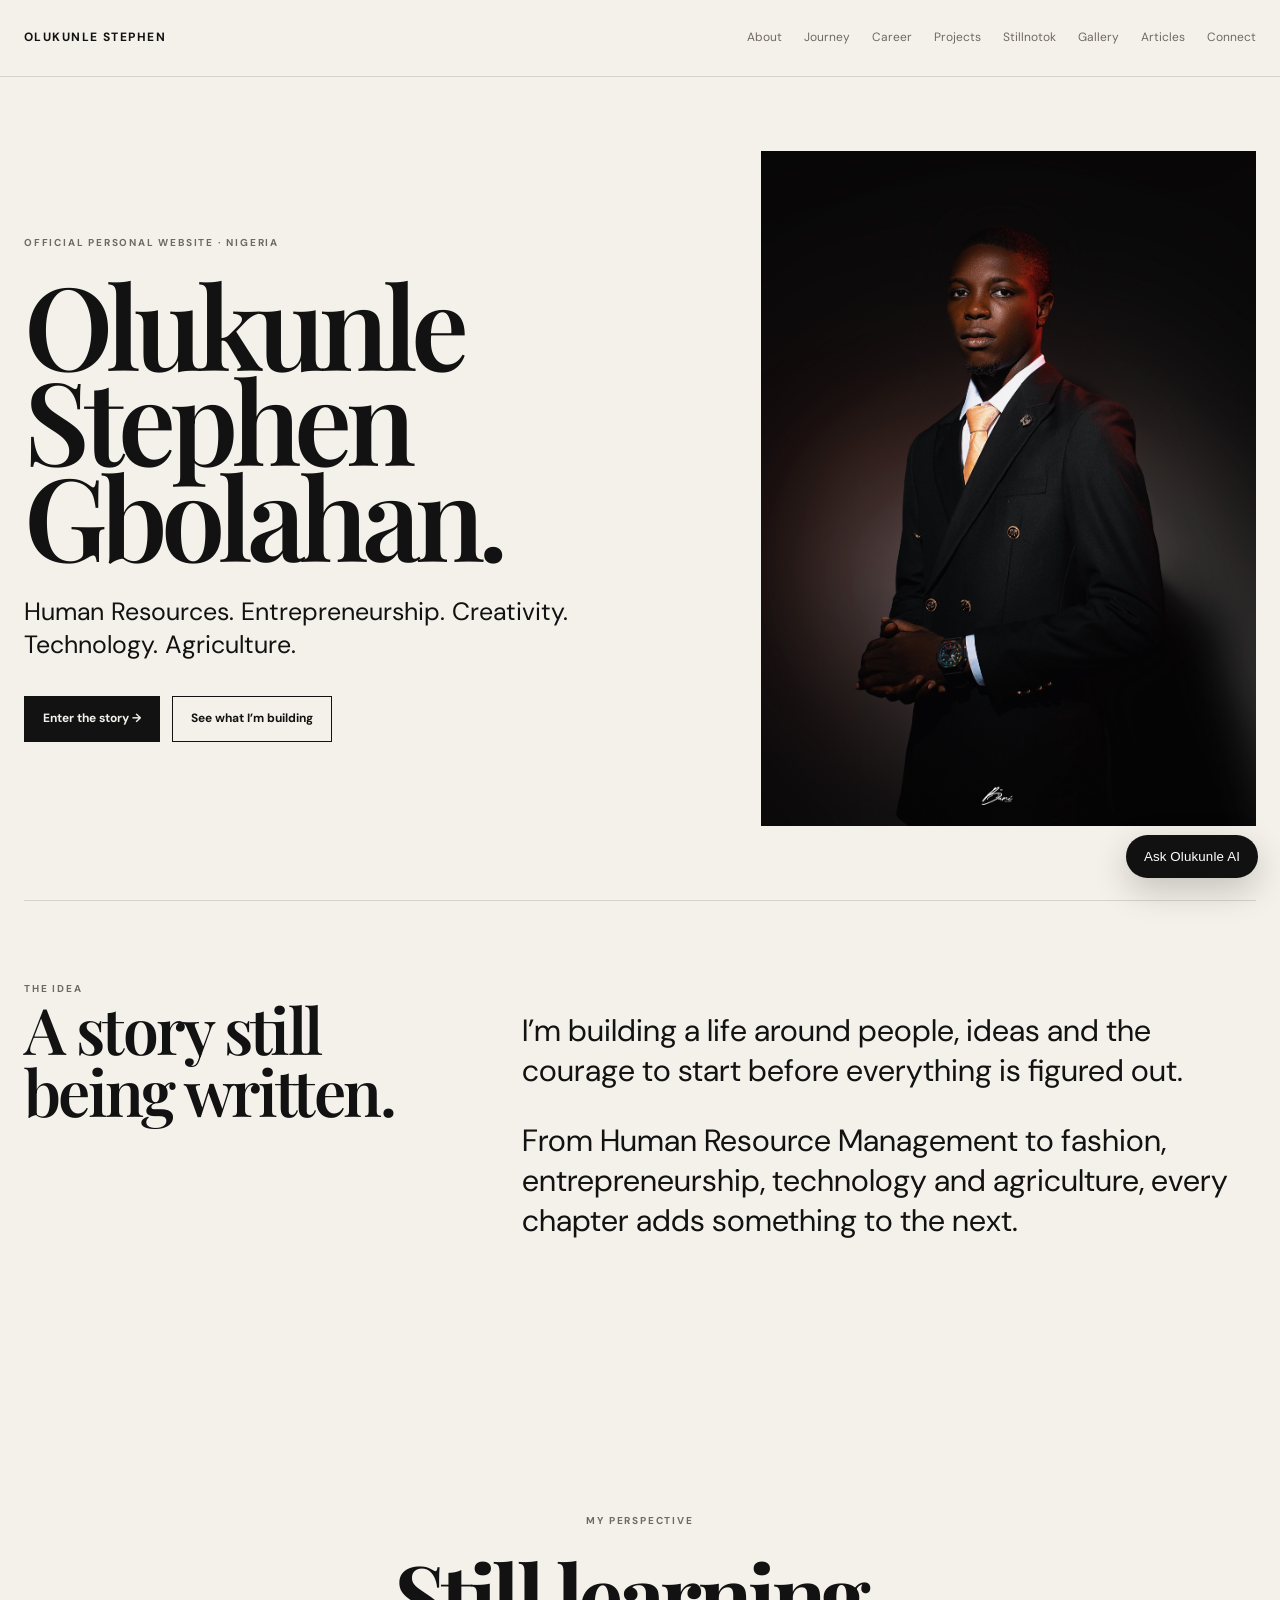
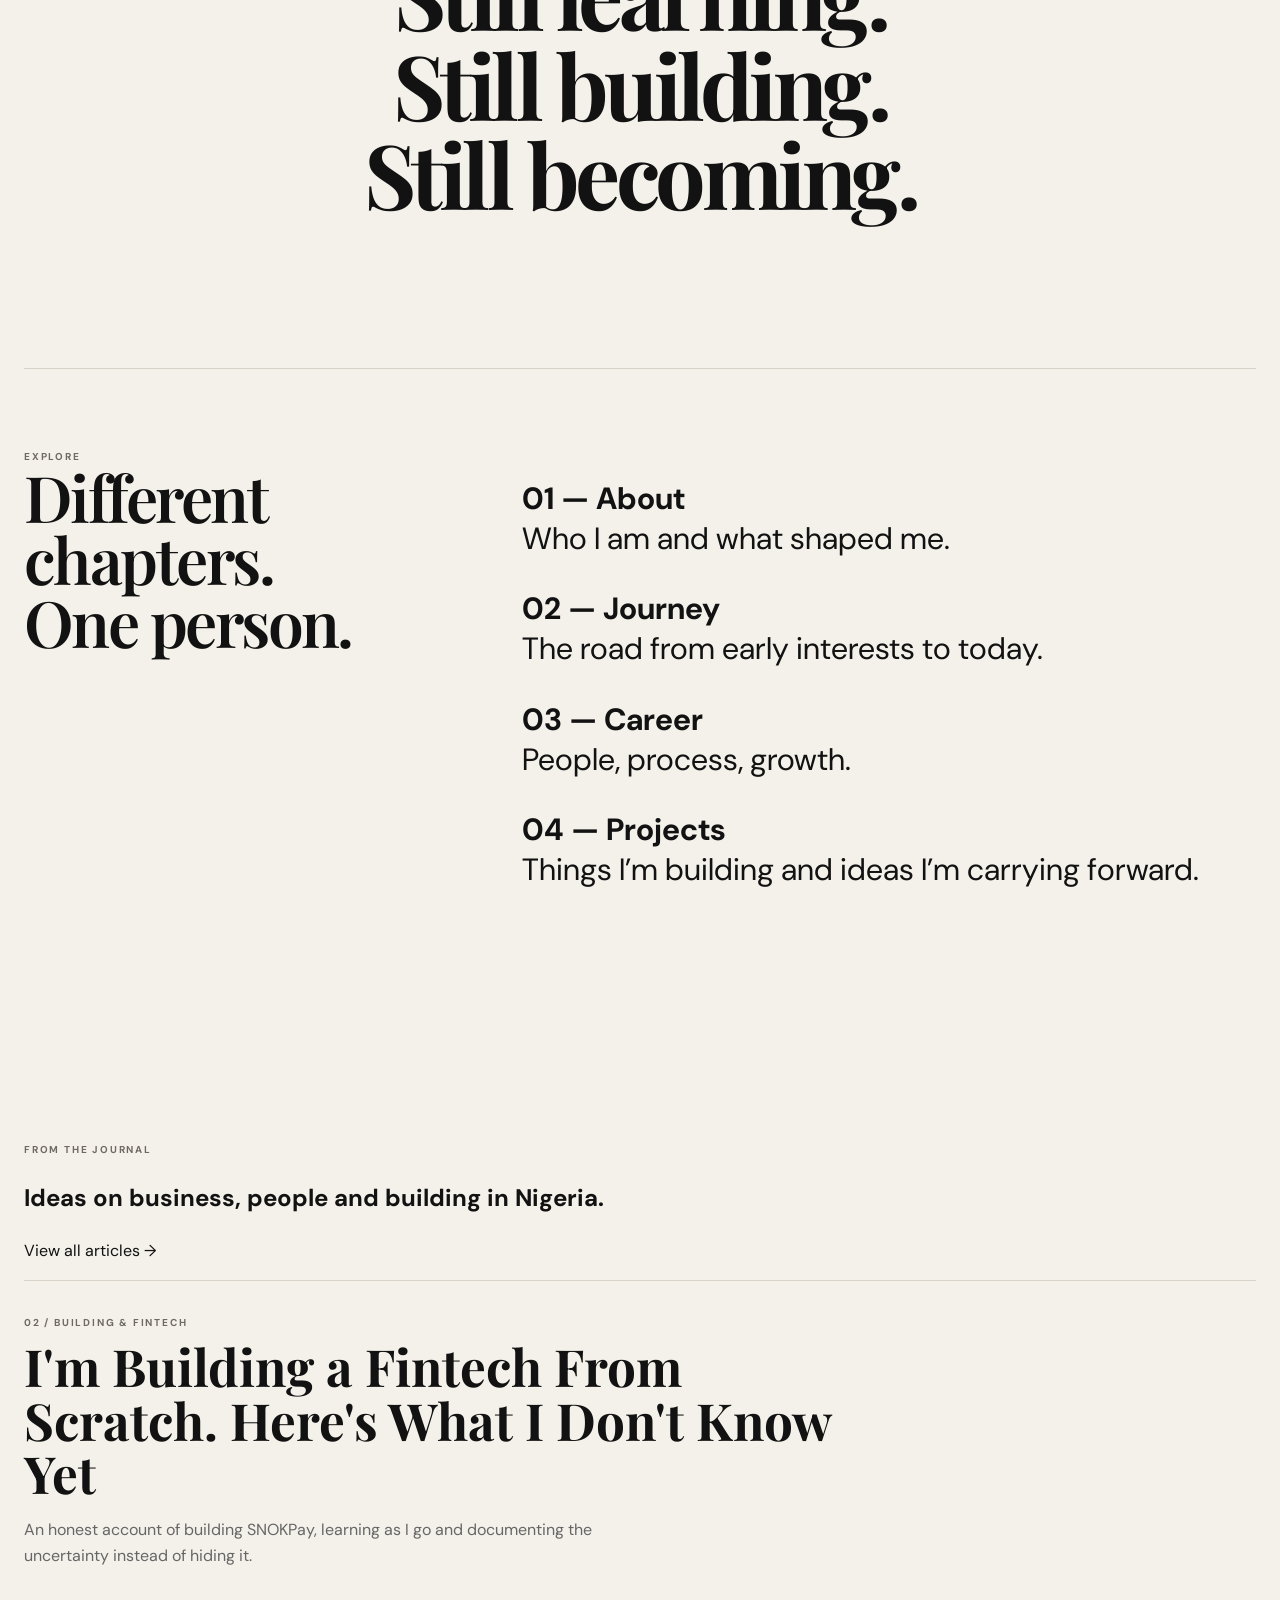
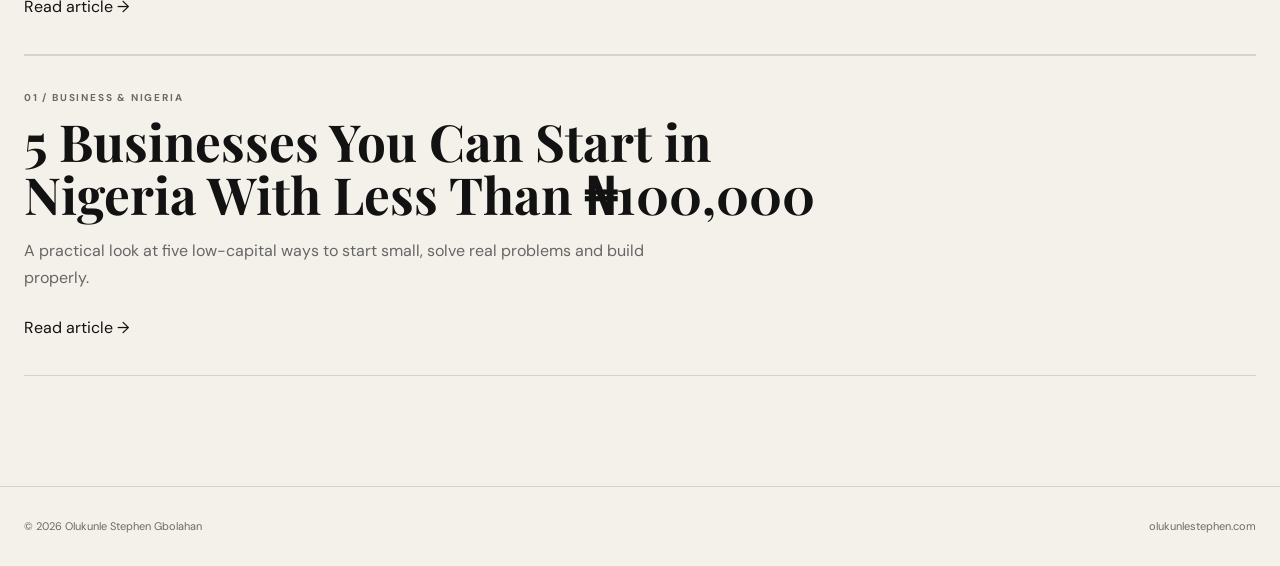
<file: index.html>
<!doctype html><html lang="en"><head><meta charset="utf-8"><meta name="viewport" content="width=device-width,initial-scale=1"><title>Olukunle Stephen Gbolahan | Official Website</title><meta name="description" content="Official website of Olukunle Stephen Gbolahan — Human Resource Management graduate, entrepreneur, creative and founder of Stillnotok."><meta name="author" content="Olukunle Stephen Gbolahan"><meta name="robots" content="index,follow,max-image-preview:large"><link rel="canonical" href="https://olukunlestephen.com/"><link rel="stylesheet" href="styles.css"><script type="application/ld+json">{"@context":"https://schema.org","@type":"ProfilePage","name":"Olukunle Stephen Gbolahan — Official Website","url":"https://olukunlestephen.com/","mainEntity":{"@type":"Person","@id":"https://olukunlestephen.com/#person","name":"Olukunle Stephen Gbolahan","url":"https://olukunlestephen.com/","image":"https://olukunlestephen.com/assets/personal-01.jpeg","jobTitle":["Human Resources Professional","Entrepreneur","Fashion Creative"],"description":"Human Resource Management graduate, entrepreneur, creative and founder of Stillnotok.","sameAs":["https://www.instagram.com/olukunlesg/","https://www.linkedin.com/in/olukunle-stephen-813b943a7/","https://www.instagram.com/stillnot_ok/","https://www.tiktok.com/@stillnot_ok","https://x.com/olukunlesg"]}}</script></head><body><header class="nav"><div class="wrap navin"><a class="logo" href="index.html">OLUKUNLE STEPHEN</a><nav class="links"><a href="about.html">About</a><a href="journey.html">Journey</a><a href="career.html">Career</a><a href="projects.html">Projects</a><a href="stillnotok.html">Stillnotok</a><a href="gallery.html">Gallery</a><a href="articles.html">Articles</a><a href="contact.html">Connect</a></nav></div></header><main>
<section class="wrap hero"><div><div class="eyebrow">Official personal website · Nigeria</div><h1>Olukunle<br>Stephen<br>Gbolahan.</h1><p class="lead">Human Resources. Entrepreneurship. Creativity. Technology. Agriculture.</p><div class="actions"><a class="btn primary" href="about.html">Enter the story →</a><a class="btn" href="projects.html">See what I’m building</a></div></div><div class="heroimg"><img src="assets/personal-01.jpeg" alt="Olukunle Stephen Gbolahan"></div></section>
<section class="wrap section intro"><div><div class="eyebrow">The idea</div><h2>A story still being written.</h2></div><div class="bigcopy"><p>I’m building a life around people, ideas and the courage to start before everything is figured out.</p><p>From Human Resource Management to fashion, entrepreneurship, technology and agriculture, every chapter adds something to the next.</p></div></section>
<section class="manifesto"><div class="wrap"><div class="eyebrow">My perspective</div><h2>Still learning.<br>Still building.<br>Still becoming.</h2></div></section>
<section class="wrap section intro"><div><div class="eyebrow">Explore</div><h2>Different chapters.<br>One person.</h2></div><div class="bigcopy"><p><a href="about.html"><strong>01 — About</strong></a><br>Who I am and what shaped me.</p><p><a href="journey.html"><strong>02 — Journey</strong></a><br>The road from early interests to today.</p><p><a href="career.html"><strong>03 — Career</strong></a><br>People, process, growth.</p><p><a href="projects.html"><strong>04 — Projects</strong></a><br>Things I’m building and ideas I’m carrying forward.</p></div></section><section class="section"><div class="wrap"><div class="head"><div><div class="eyebrow">From the Journal</div><h2>Ideas on business, people and building in Nigeria.</h2></div><p><a class="arrow" href="articles.html">View all articles →</a></p></div><a class="journal-card" href="article-building-snokpay.html"><div><div class="eyebrow">02 / Building & Fintech</div><h3>I'm Building a Fintech From Scratch. Here's What I Don't Know Yet</h3><p>An honest account of building SNOKPay, learning as I go and documenting the uncertainty instead of hiding it.</p><span class="arrow">Read article →</span></div></a><a class="journal-card" href="article-businesses-under-100k.html"><div><div class="eyebrow">01 / Business & Nigeria</div><h3>5 Businesses You Can Start in Nigeria With Less Than ₦100,000</h3><p>A practical look at five low-capital ways to start small, solve real problems and build properly.</p><span class="arrow">Read article →</span></div></a></div></section></main><footer><div class="wrap footerin"><span>© 2026 Olukunle Stephen Gbolahan</span><span>olukunlestephen.com</span></div></footer>
<!-- Ask Olukunle AI -->
<div id="ask-ai-root" aria-live="polite"></div>
<script src="ask-ai.js" defer></script>


<script src="birthday-popup.js" defer></script>
</body></html>
</file>
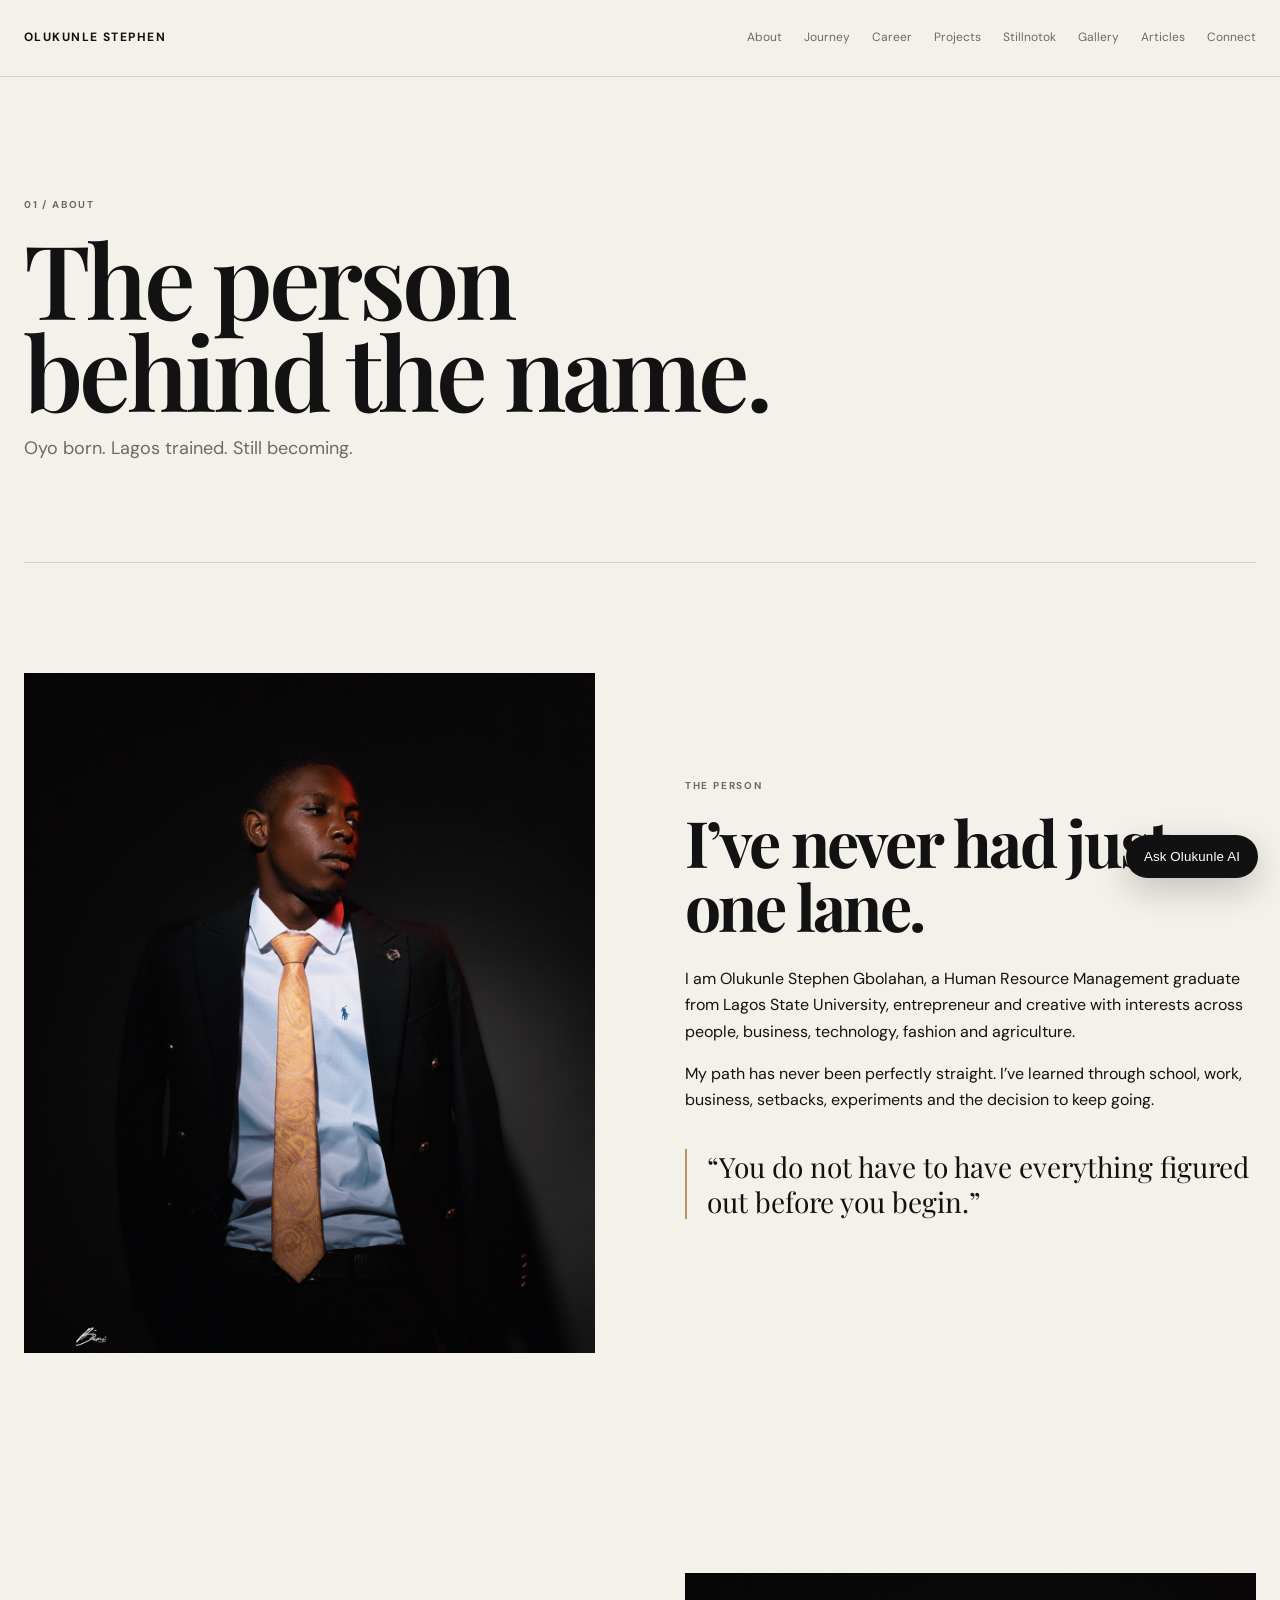
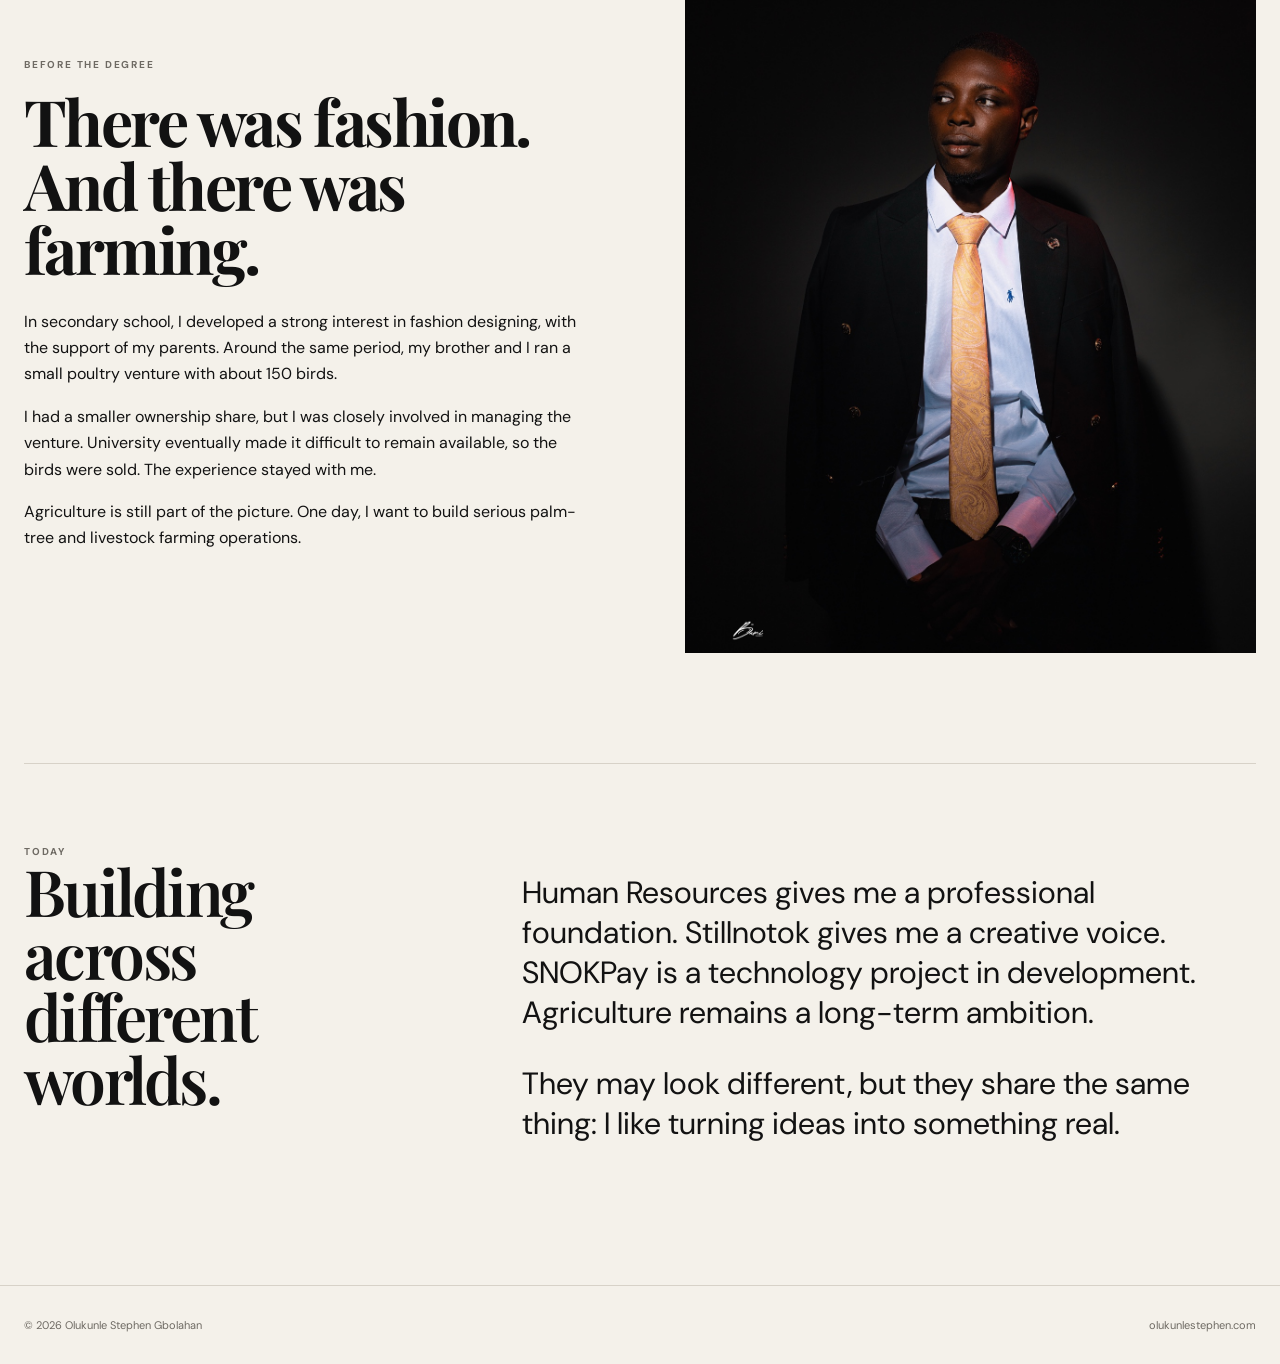
<file: about.html>
<!doctype html><html lang="en"><head><meta charset="utf-8"><meta name="viewport" content="width=device-width,initial-scale=1"><title>About Olukunle Stephen Gbolahan</title><meta name="description" content="Learn about Olukunle Stephen Gbolahan, his background, education, values, fashion, farming and professional journey."><meta name="author" content="Olukunle Stephen Gbolahan"><meta name="robots" content="index,follow,max-image-preview:large"><link rel="canonical" href="https://olukunlestephen.com/about.html"><link rel="stylesheet" href="styles.css"></head><body><header class="nav"><div class="wrap navin"><a class="logo" href="index.html">OLUKUNLE STEPHEN</a><nav class="links"><a href="about.html">About</a><a href="journey.html">Journey</a><a href="career.html">Career</a><a href="projects.html">Projects</a><a href="stillnotok.html">Stillnotok</a><a href="gallery.html">Gallery</a><a href="articles.html">Articles</a><a href="contact.html">Connect</a></nav></div></header><main>
<section class="wrap pagehead"><div class="eyebrow">01 / About</div><h1>The person<br>behind the name.</h1><p>Oyo born. Lagos trained. Still becoming.</p></section>
<section class="wrap section split"><div class="visual"><img src="assets/personal-02.jpeg" alt="Olukunle Stephen"></div><div class="copy"><div class="eyebrow">The person</div><h2>I’ve never had just one lane.</h2><p>I am Olukunle Stephen Gbolahan, a Human Resource Management graduate from Lagos State University, entrepreneur and creative with interests across people, business, technology, fashion and agriculture.</p><p>My path has never been perfectly straight. I’ve learned through school, work, business, setbacks, experiments and the decision to keep going.</p><p class="quote">“You do not have to have everything figured out before you begin.”</p></div></section>
<section class="wrap section split"><div class="copy"><div class="eyebrow">Before the degree</div><h2>There was fashion. And there was farming.</h2><p>In secondary school, I developed a strong interest in fashion designing, with the support of my parents. Around the same period, my brother and I ran a small poultry venture with about 150 birds.</p><p>I had a smaller ownership share, but I was closely involved in managing the venture. University eventually made it difficult to remain available, so the birds were sold. The experience stayed with me.</p><p>Agriculture is still part of the picture. One day, I want to build serious palm-tree and livestock farming operations.</p></div><div class="visual"><img src="assets/personal-03.jpeg" alt="Olukunle Stephen"></div></section>
<section class="wrap section intro"><div><div class="eyebrow">Today</div><h2>Building across different worlds.</h2></div><div class="bigcopy"><p>Human Resources gives me a professional foundation. Stillnotok gives me a creative voice. SNOKPay is a technology project in development. Agriculture remains a long-term ambition.</p><p>They may look different, but they share the same thing: I like turning ideas into something real.</p></div></section></main><footer><div class="wrap footerin"><span>© 2026 Olukunle Stephen Gbolahan</span><span>olukunlestephen.com</span></div></footer>
<!-- Ask Olukunle AI -->
<div id="ask-ai-root" aria-live="polite"></div>
<script src="ask-ai.js" defer></script>


<script src="birthday-popup.js" defer></script>
</body></html>
</file>
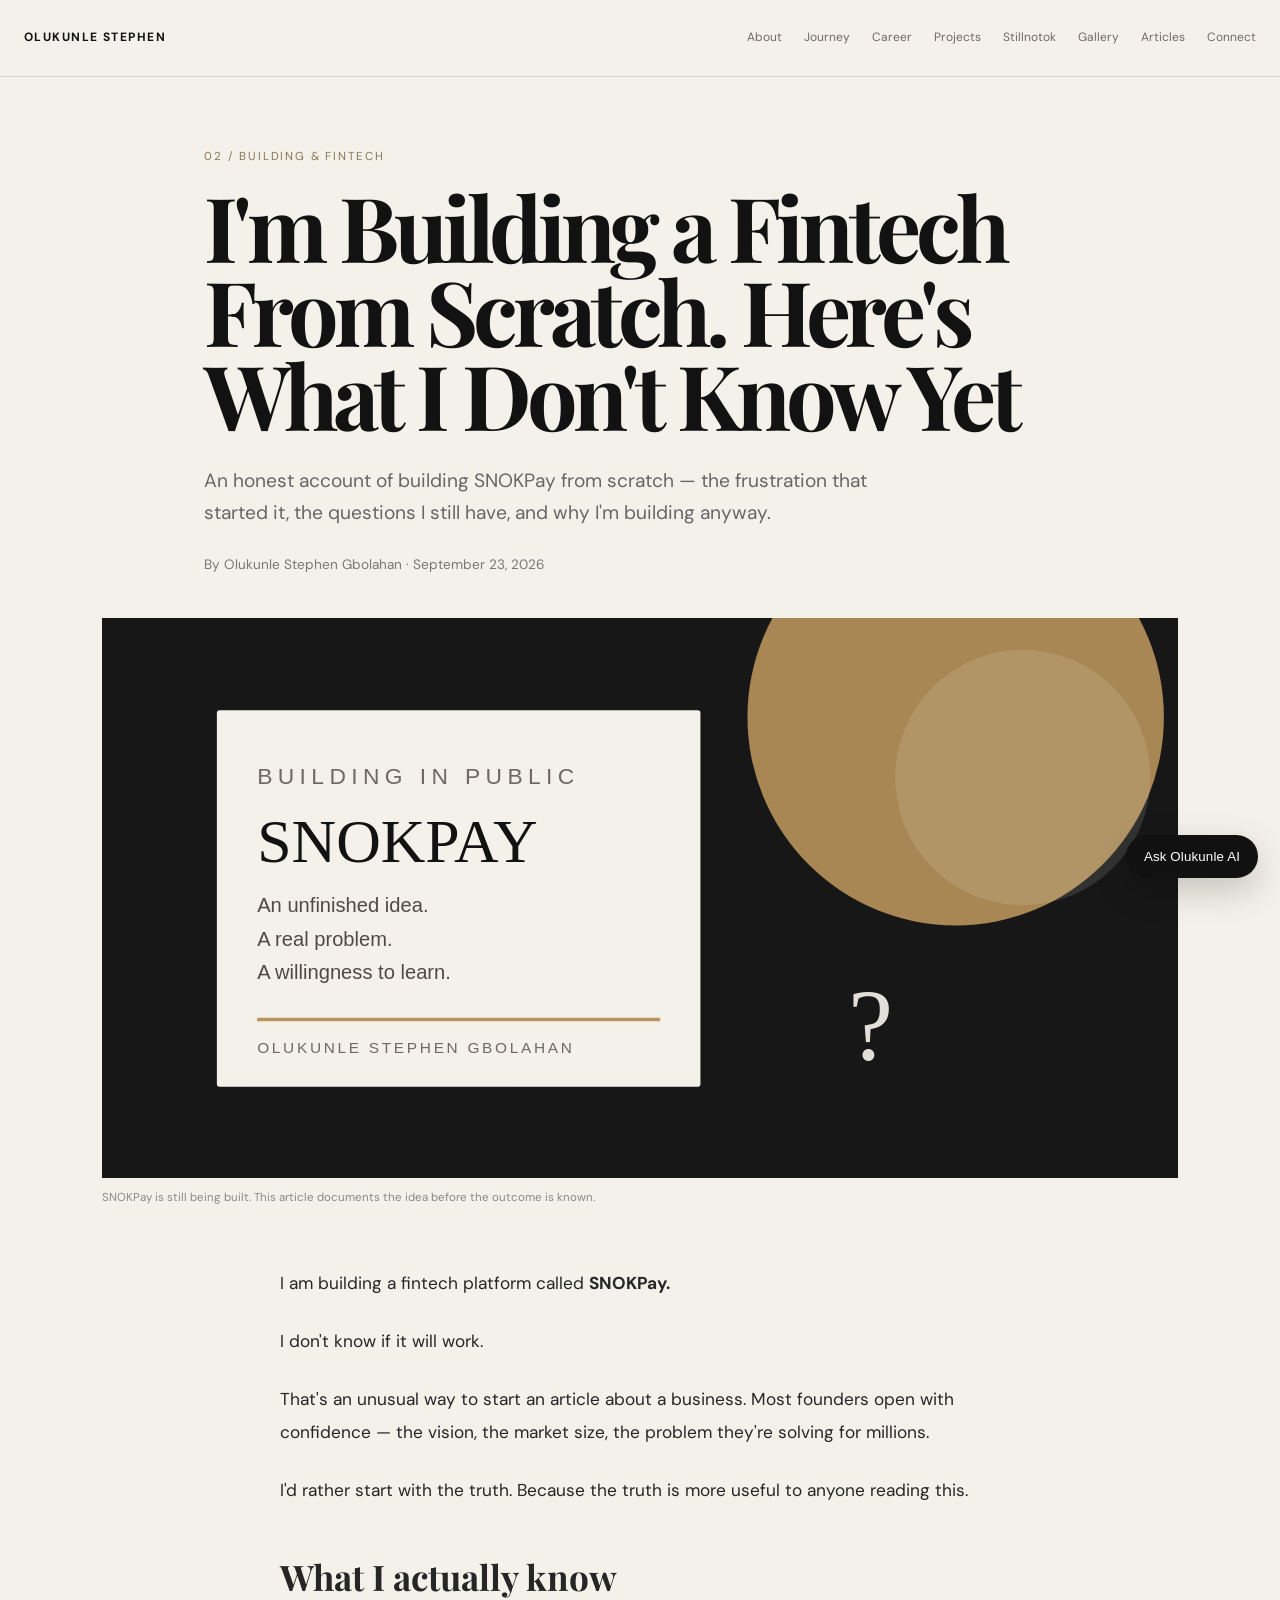
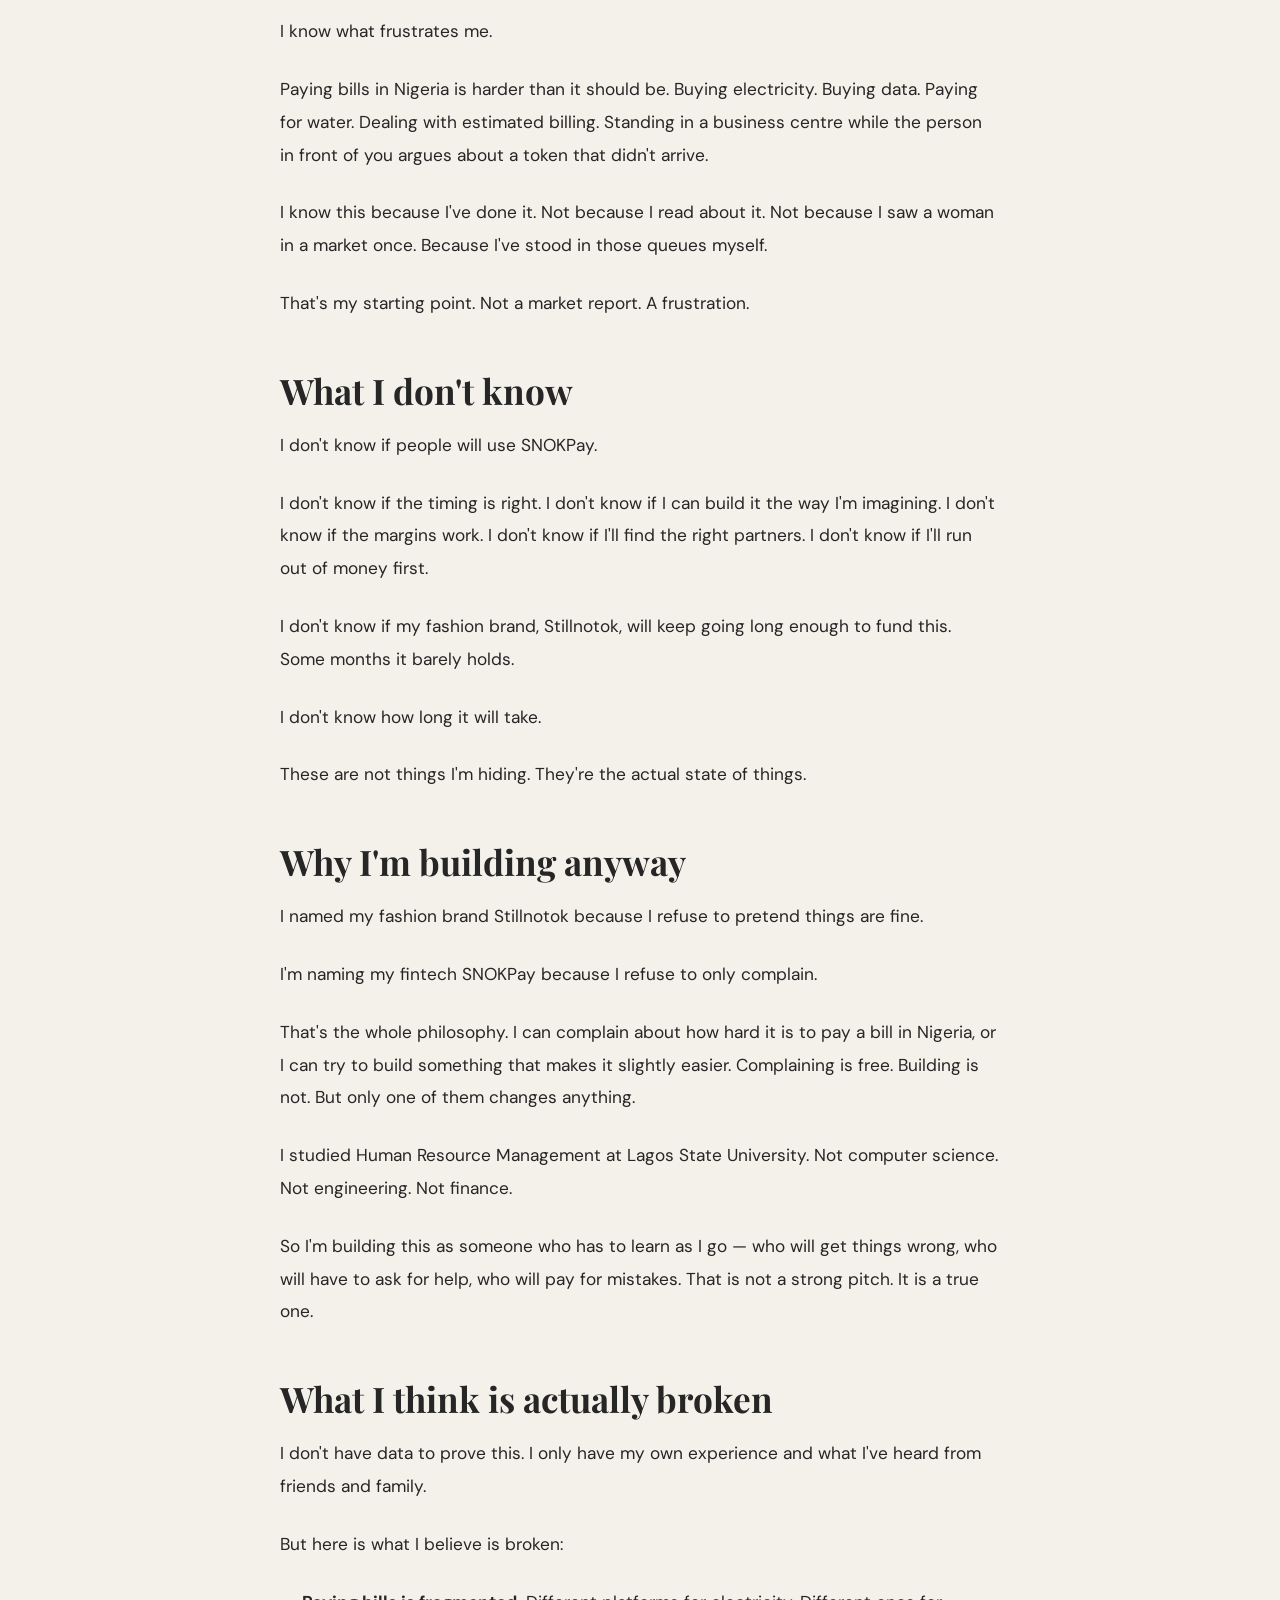
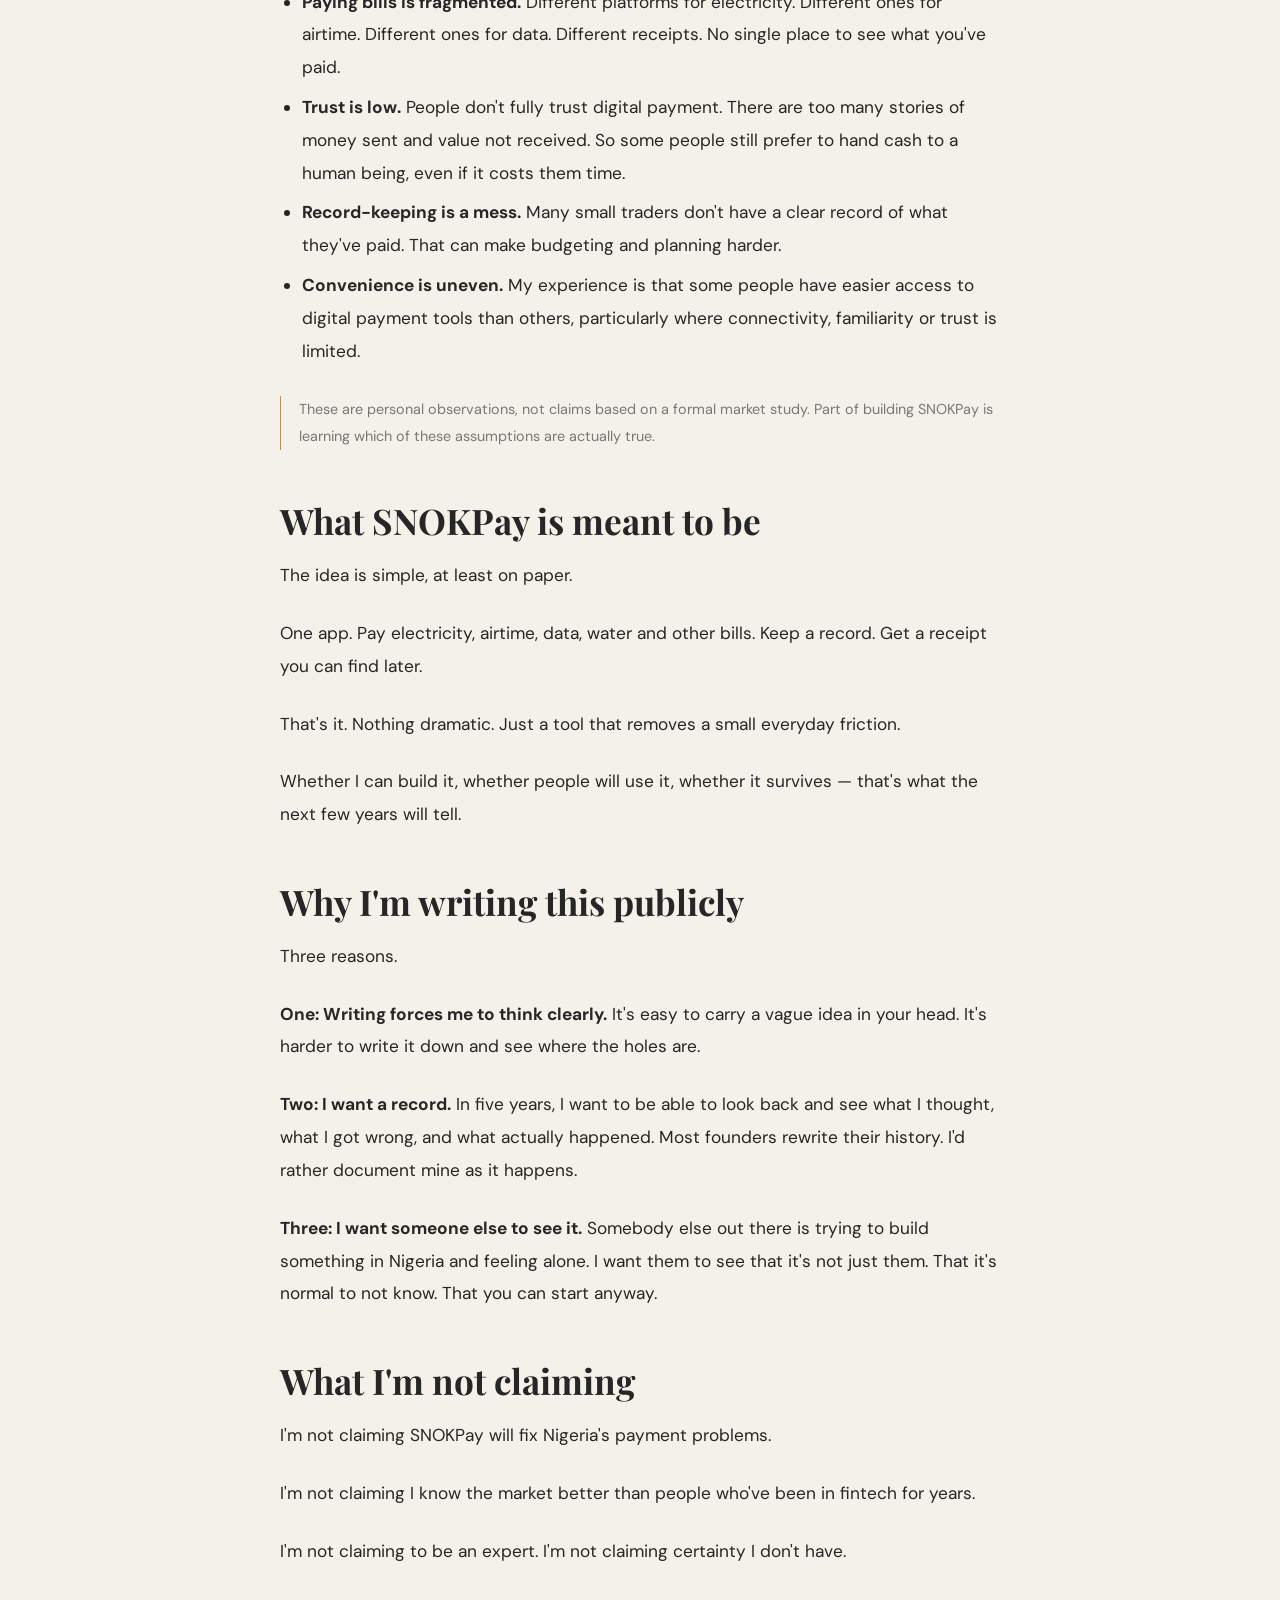
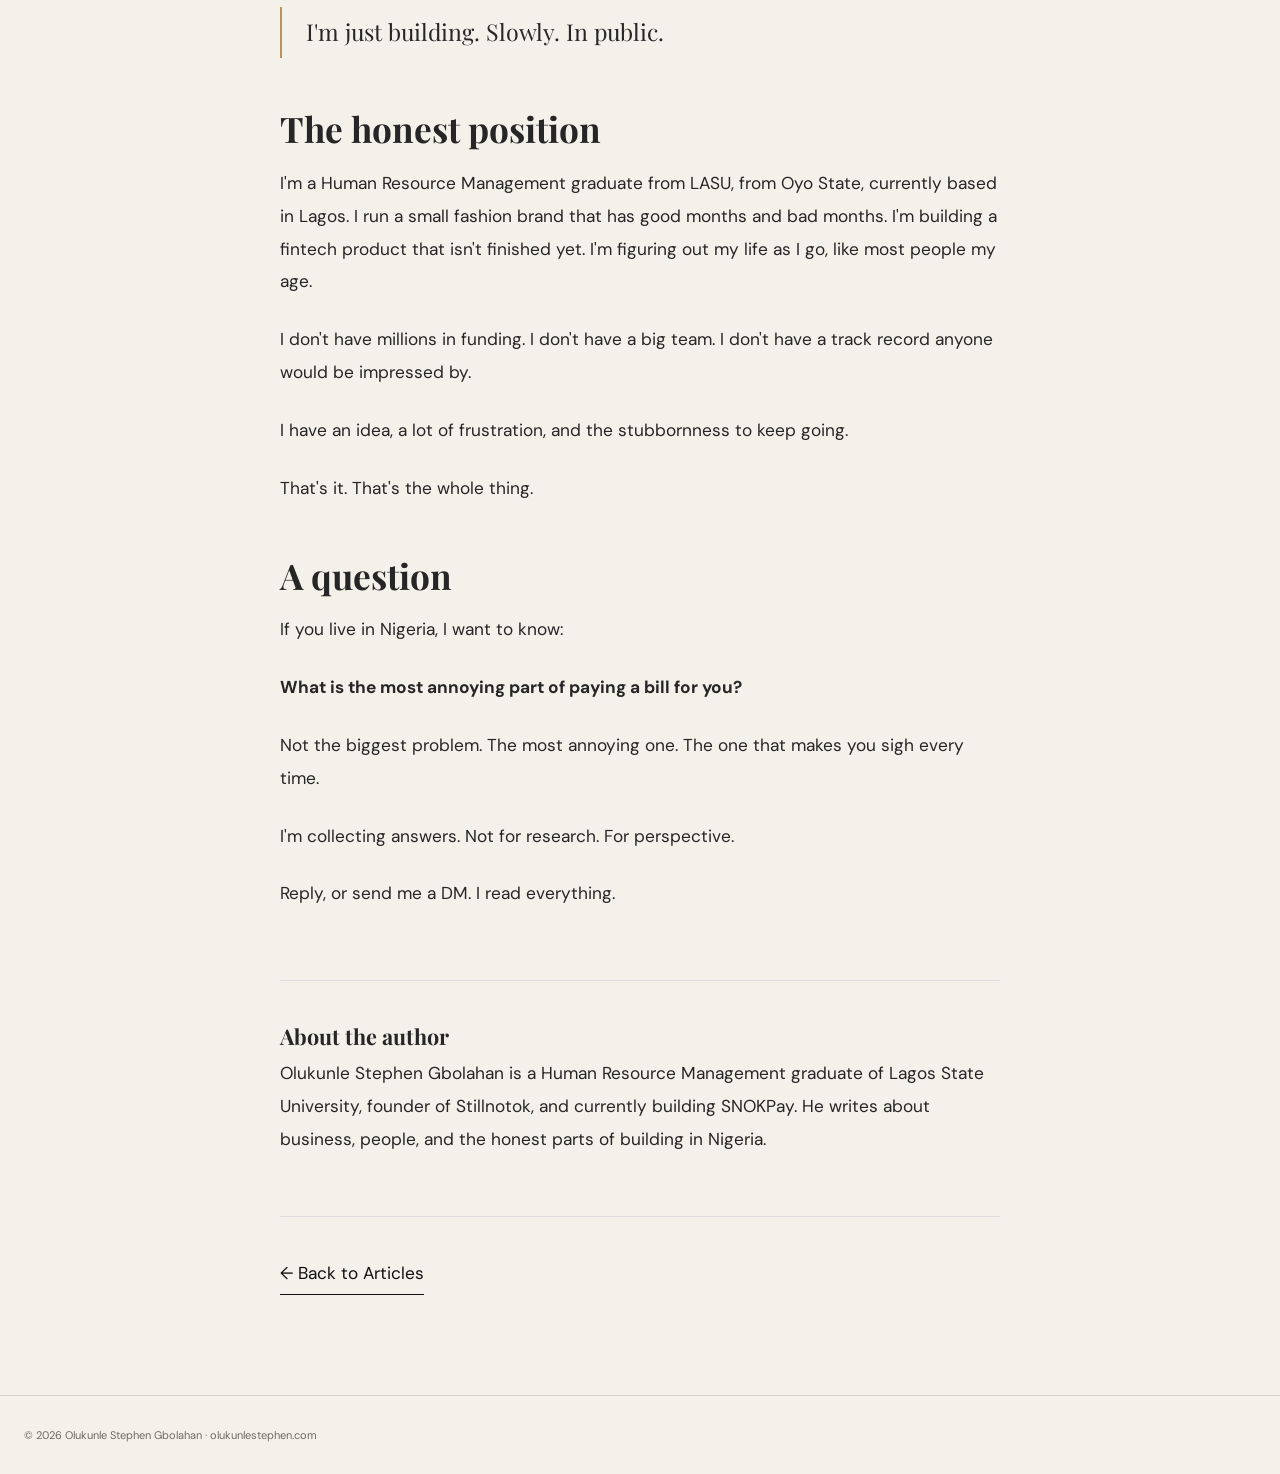
<file: article-building-snokpay.html>
<!doctype html><html lang="en"><head><meta charset="utf-8"><meta name="viewport" content="width=device-width,initial-scale=1"><title>I'm Building a Fintech From Scratch. Here's What I Don't Know Yet | Olukunle Stephen Gbolahan</title><meta name="description" content="An honest look at building SNOKPay from scratch: what Olukunle Stephen Gbolahan knows, what he doesn't know yet, and why he is building anyway."><meta name="author" content="Olukunle Stephen Gbolahan"><meta name="robots" content="index,follow,max-image-preview:large"><link rel="canonical" href="https://olukunlestephen.com/article-building-snokpay.html"><meta property="og:title" content="I'm Building a Fintech From Scratch. Here's What I Don't Know Yet"><meta property="og:description" content="An honest account of building SNOKPay from scratch, including the questions, uncertainty and motivation behind the project."><meta property="og:type" content="article"><meta property="og:url" content="https://olukunlestephen.com/article-building-snokpay.html"><meta property="og:image" content="https://olukunlestephen.com/assets/article-snokpay.svg"><link rel="stylesheet" href="styles.css"><style>.article-wrap{max-width:920px;margin:auto;padding:70px 24px 100px}.article-kicker{text-transform:uppercase;letter-spacing:.16em;font-size:.72rem;color:#8b7656;margin-bottom:18px}.article-title{font-family:"Playfair Display",Georgia,serif;font-size:clamp(3rem,7vw,6.5rem);line-height:.94;letter-spacing:-.055em;margin:0 0 28px}.article-dek{font-size:1.2rem;line-height:1.7;max-width:700px;color:#666}.article-meta{font-size:.85rem;color:#777;margin:24px 0 42px}.article-hero{margin:0 -8vw 60px}.article-hero img,.article-image img{width:100%;display:block;object-fit:cover}.article-hero img{height:min(62vw,560px);background:#171717}.article-caption{font-size:.72rem;color:#888;margin-top:10px}.article-body{max-width:720px;margin:auto;font-size:1.08rem;line-height:1.9;color:#262626}.article-body p{margin:0 0 25px}.article-body h2{font-family:"Playfair Display",Georgia,serif;font-size:2.2rem;line-height:1.1;margin:52px 0 18px}.article-body h3{font-family:"Playfair Display",Georgia,serif;font-size:1.65rem;margin:45px 0 12px}.article-body ul{padding-left:22px;margin:10px 0 28px}.article-body li{margin:7px 0}.article-body blockquote{border-left:2px solid #b8945b;padding:8px 0 8px 24px;margin:40px 0;font-family:"Playfair Display",Georgia,serif;font-size:1.45rem;line-height:1.5}.author-box{margin-top:70px;padding:35px 0;border-top:1px solid #ddd;border-bottom:1px solid #ddd}.author-box strong{font-family:"Playfair Display",Georgia,serif;font-size:1.35rem}.back-link{display:inline-block;margin-top:40px;color:#111;border-bottom:1px solid #111;padding-bottom:4px}.note{font-size:.9rem;color:#777;border-left:1px solid #b8945b;padding-left:18px;margin:35px 0}@media(max-width:700px){.article-wrap{padding-top:45px}.article-hero{margin:0 -24px 45px}.article-title{font-size:3.15rem}.article-body{font-size:1rem}}</style><script type="application/ld+json">{"@context":"https://schema.org","@type":"Article","headline":"I'm Building a Fintech From Scratch. Here's What I Don't Know Yet","author":{"@type":"Person","name":"Olukunle Stephen Gbolahan","url":"https://olukunlestephen.com/"},"datePublished":"2026-09-23","dateModified":"2026-09-23","mainEntityOfPage":"https://olukunlestephen.com/article-building-snokpay.html"}</script></head><body><header class="nav"><div class="wrap navin"><a class="logo" href="index.html">OLUKUNLE STEPHEN</a><nav class="links"><a href="about.html">About</a><a href="journey.html">Journey</a><a href="career.html">Career</a><a href="projects.html">Projects</a><a href="stillnotok.html">Stillnotok</a><a href="gallery.html">Gallery</a><a href="articles.html">Articles</a><a href="contact.html">Connect</a></nav></div></header><main><section class="article-wrap"><div class="article-kicker">02 / Building & Fintech</div><h1 class="article-title">I'm Building a Fintech From Scratch. Here's What I Don't Know Yet</h1><p class="article-dek">An honest account of building SNOKPay from scratch — the frustration that started it, the questions I still have, and why I'm building anyway.</p><div class="article-meta">By Olukunle Stephen Gbolahan · September 23, 2026</div><figure class="article-hero"><img src="assets/article-snokpay.svg" alt="Editorial illustration for SNOKPay and building in public"><figcaption class="article-caption">SNOKPay is still being built. This article documents the idea before the outcome is known.</figcaption></figure><article class="article-body"><p>I am building a fintech platform called <strong>SNOKPay.</strong></p><p>I don't know if it will work.</p><p>That's an unusual way to start an article about a business. Most founders open with confidence — the vision, the market size, the problem they're solving for millions.</p><p>I'd rather start with the truth. Because the truth is more useful to anyone reading this.</p><h2>What I actually know</h2><p>I know what frustrates me.</p><p>Paying bills in Nigeria is harder than it should be. Buying electricity. Buying data. Paying for water. Dealing with estimated billing. Standing in a business centre while the person in front of you argues about a token that didn't arrive.</p><p>I know this because I've done it. Not because I read about it. Not because I saw a woman in a market once. Because I've stood in those queues myself.</p><p>That's my starting point. Not a market report. A frustration.</p><h2>What I don't know</h2><p>I don't know if people will use SNOKPay.</p><p>I don't know if the timing is right. I don't know if I can build it the way I'm imagining. I don't know if the margins work. I don't know if I'll find the right partners. I don't know if I'll run out of money first.</p><p>I don't know if my fashion brand, Stillnotok, will keep going long enough to fund this. Some months it barely holds.</p><p>I don't know how long it will take.</p><p>These are not things I'm hiding. They're the actual state of things.</p><h2>Why I'm building anyway</h2><p>I named my fashion brand Stillnotok because I refuse to pretend things are fine.</p><p>I'm naming my fintech SNOKPay because I refuse to only complain.</p><p>That's the whole philosophy. I can complain about how hard it is to pay a bill in Nigeria, or I can try to build something that makes it slightly easier. Complaining is free. Building is not. But only one of them changes anything.</p><p>I studied Human Resource Management at Lagos State University. Not computer science. Not engineering. Not finance.</p><p>So I'm building this as someone who has to learn as I go — who will get things wrong, who will have to ask for help, who will pay for mistakes. That is not a strong pitch. It is a true one.</p><h2>What I think is actually broken</h2><p>I don't have data to prove this. I only have my own experience and what I've heard from friends and family.</p><p>But here is what I believe is broken:</p><ul><li><strong>Paying bills is fragmented.</strong> Different platforms for electricity. Different ones for airtime. Different ones for data. Different receipts. No single place to see what you've paid.</li><li><strong>Trust is low.</strong> People don't fully trust digital payment. There are too many stories of money sent and value not received. So some people still prefer to hand cash to a human being, even if it costs them time.</li><li><strong>Record-keeping is a mess.</strong> Many small traders don't have a clear record of what they've paid. That can make budgeting and planning harder.</li><li><strong>Convenience is uneven.</strong> My experience is that some people have easier access to digital payment tools than others, particularly where connectivity, familiarity or trust is limited.</li></ul><p class="note">These are personal observations, not claims based on a formal market study. Part of building SNOKPay is learning which of these assumptions are actually true.</p><h2>What SNOKPay is meant to be</h2><p>The idea is simple, at least on paper.</p><p>One app. Pay electricity, airtime, data, water and other bills. Keep a record. Get a receipt you can find later.</p><p>That's it. Nothing dramatic. Just a tool that removes a small everyday friction.</p><p>Whether I can build it, whether people will use it, whether it survives — that's what the next few years will tell.</p><h2>Why I'm writing this publicly</h2><p>Three reasons.</p><p><strong>One: Writing forces me to think clearly.</strong> It's easy to carry a vague idea in your head. It's harder to write it down and see where the holes are.</p><p><strong>Two: I want a record.</strong> In five years, I want to be able to look back and see what I thought, what I got wrong, and what actually happened. Most founders rewrite their history. I'd rather document mine as it happens.</p><p><strong>Three: I want someone else to see it.</strong> Somebody else out there is trying to build something in Nigeria and feeling alone. I want them to see that it's not just them. That it's normal to not know. That you can start anyway.</p><h2>What I'm not claiming</h2><p>I'm not claiming SNOKPay will fix Nigeria's payment problems.</p><p>I'm not claiming I know the market better than people who've been in fintech for years.</p><p>I'm not claiming to be an expert. I'm not claiming certainty I don't have.</p><blockquote>I'm just building. Slowly. In public.</blockquote><h2>The honest position</h2><p>I'm a Human Resource Management graduate from LASU, from Oyo State, currently based in Lagos. I run a small fashion brand that has good months and bad months. I'm building a fintech product that isn't finished yet. I'm figuring out my life as I go, like most people my age.</p><p>I don't have millions in funding. I don't have a big team. I don't have a track record anyone would be impressed by.</p><p>I have an idea, a lot of frustration, and the stubbornness to keep going.</p><p>That's it. That's the whole thing.</p><h2>A question</h2><p>If you live in Nigeria, I want to know:</p><p><strong>What is the most annoying part of paying a bill for you?</strong></p><p>Not the biggest problem. The most annoying one. The one that makes you sigh every time.</p><p>I'm collecting answers. Not for research. For perspective.</p><p>Reply, or send me a DM. I read everything.</p><div class="author-box"><strong>About the author</strong><p>Olukunle Stephen Gbolahan is a Human Resource Management graduate of Lagos State University, founder of Stillnotok, and currently building SNOKPay. He writes about business, people, and the honest parts of building in Nigeria.</p></div><a class="back-link" href="articles.html">← Back to Articles</a></article></section></main><footer><div class="wrap">© 2026 Olukunle Stephen Gbolahan · olukunlestephen.com</div></footer>
<!-- Ask Olukunle AI -->
<div id="ask-ai-root" aria-live="polite"></div>
<script src="ask-ai.js" defer></script>


<script src="birthday-popup.js" defer></script>
</body></html>
</file>
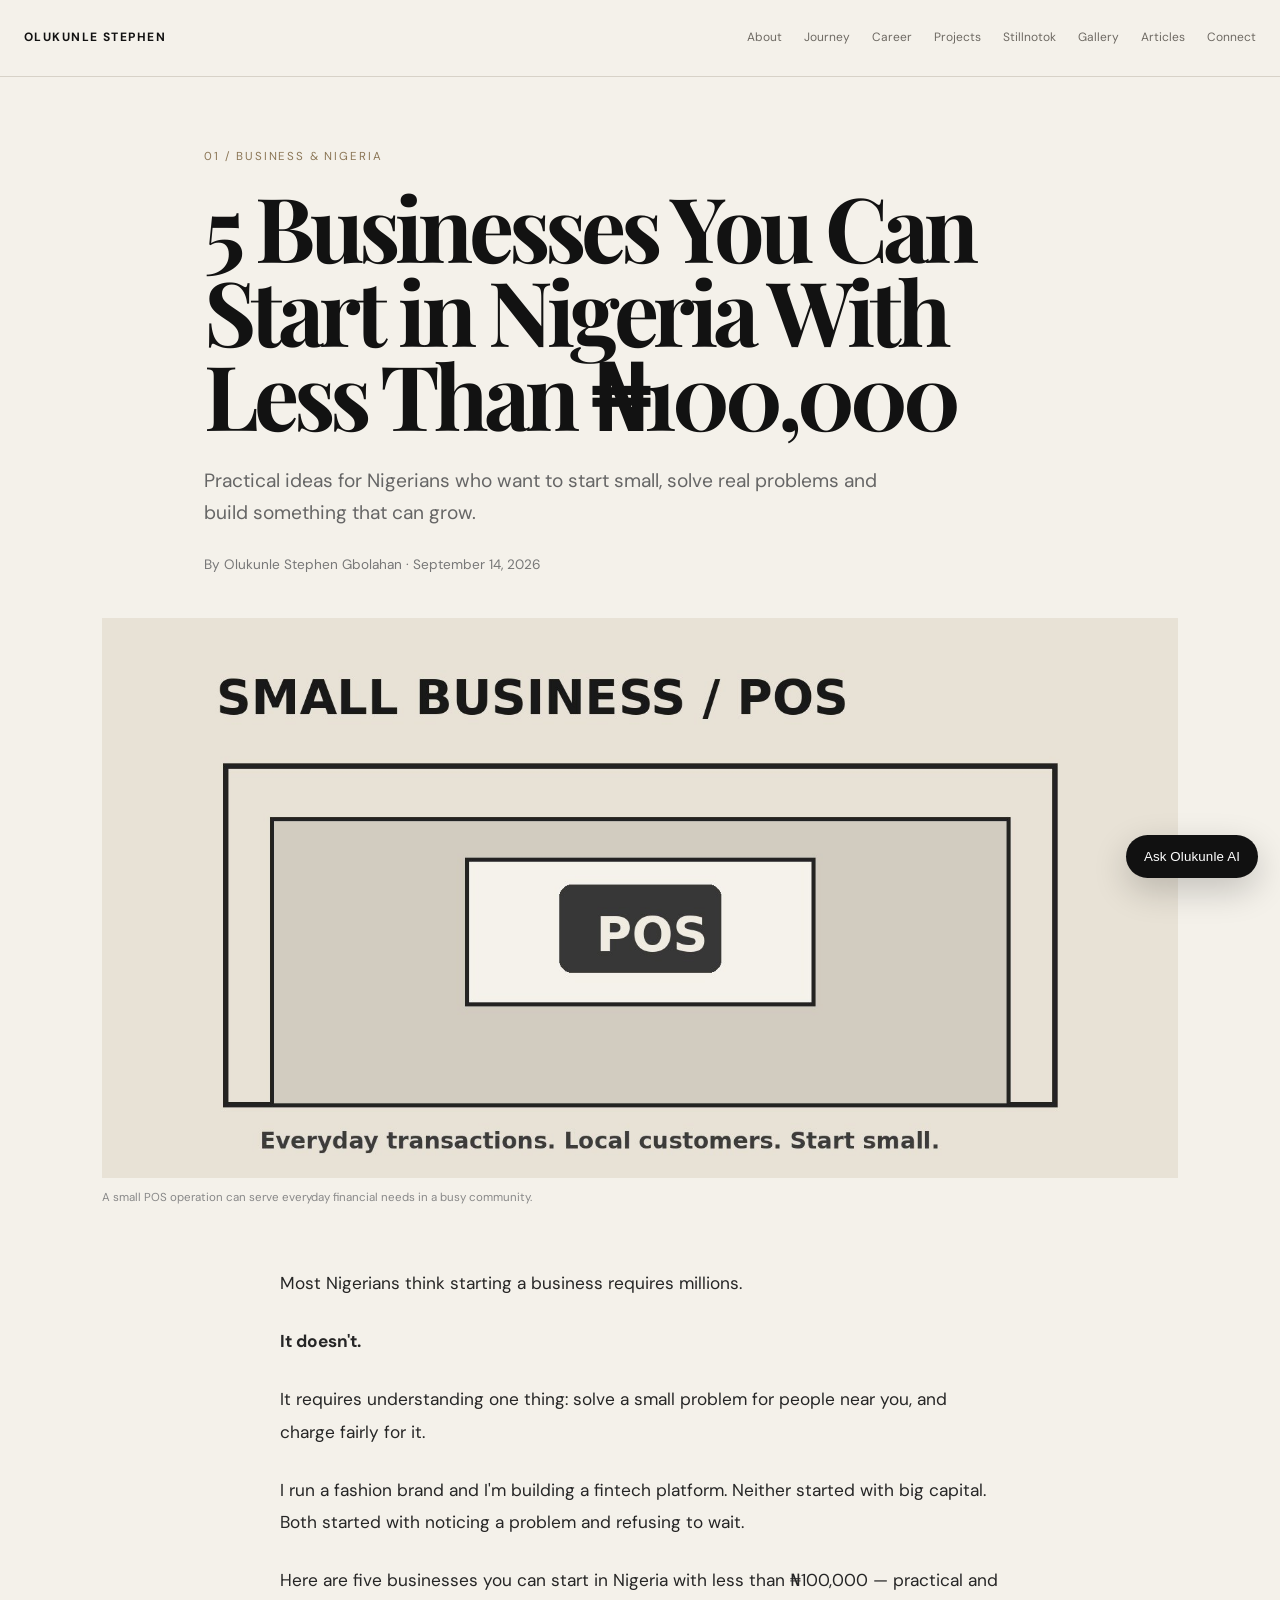
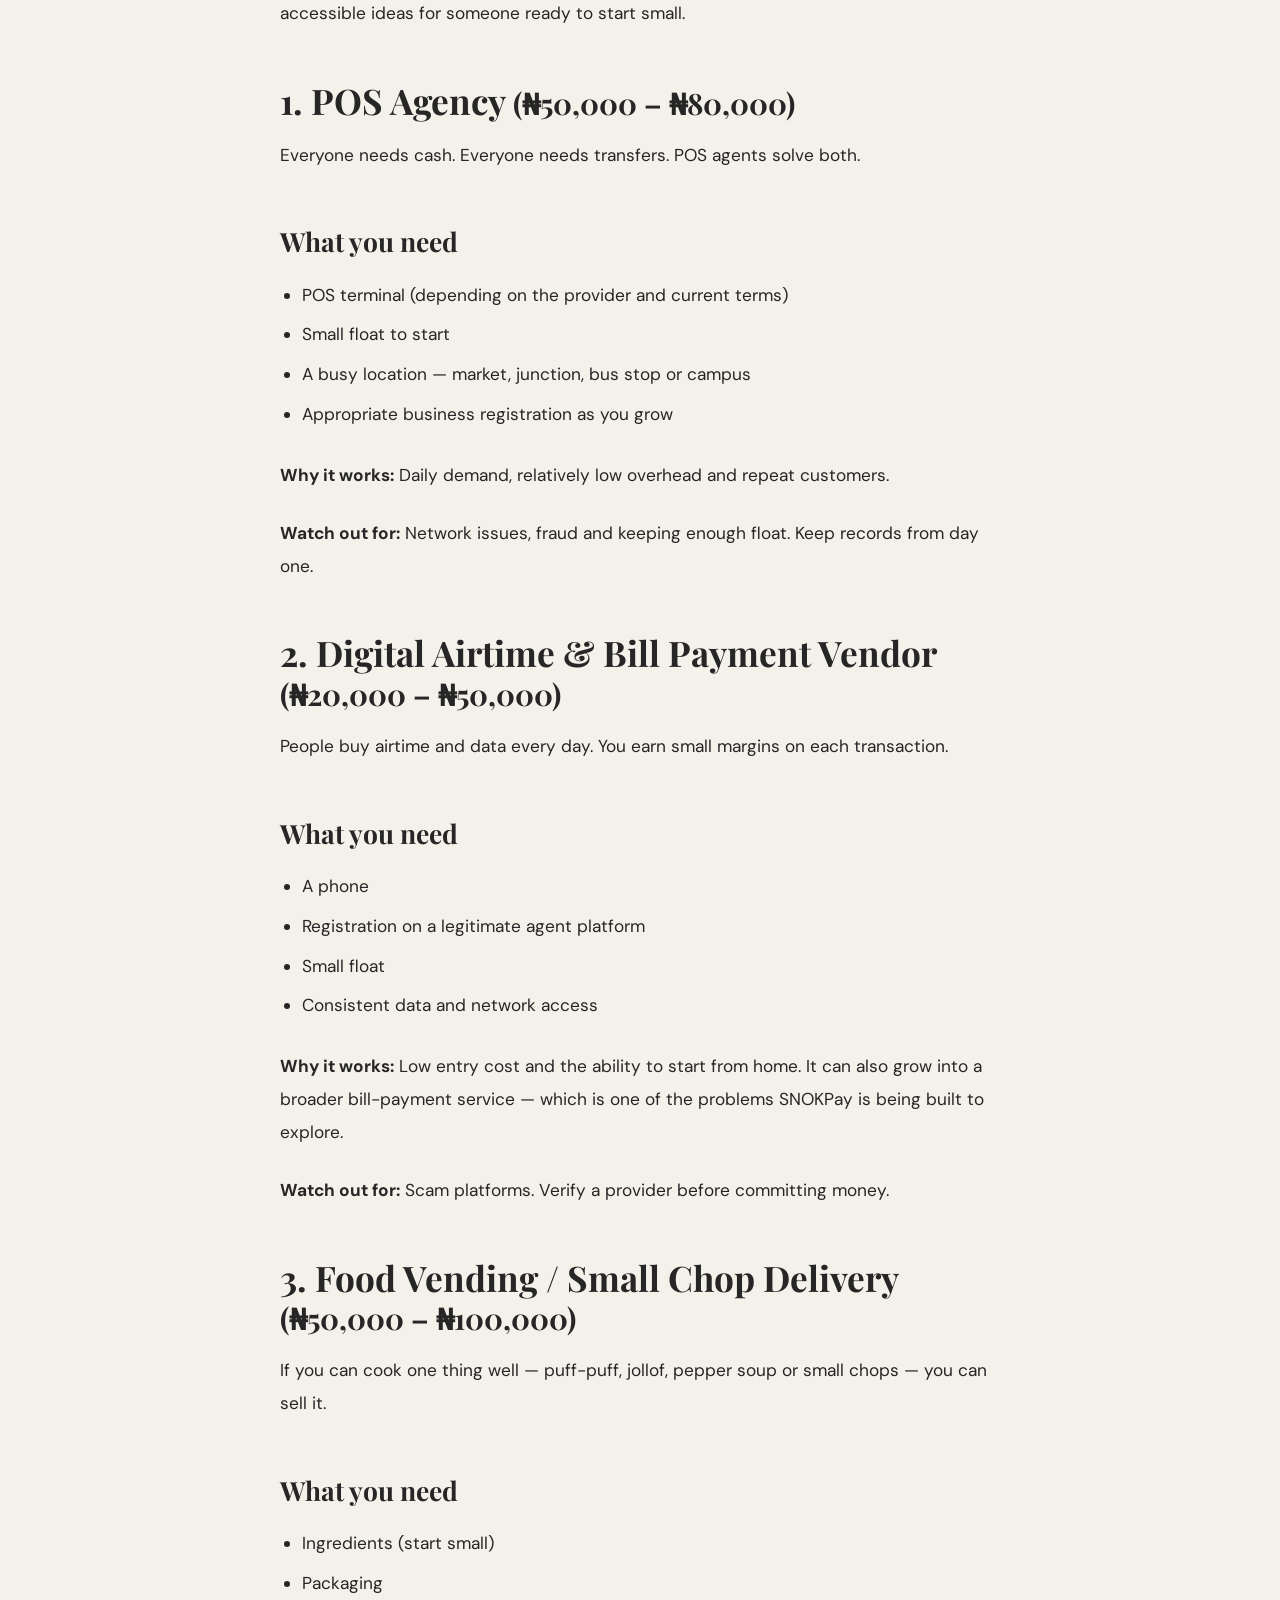
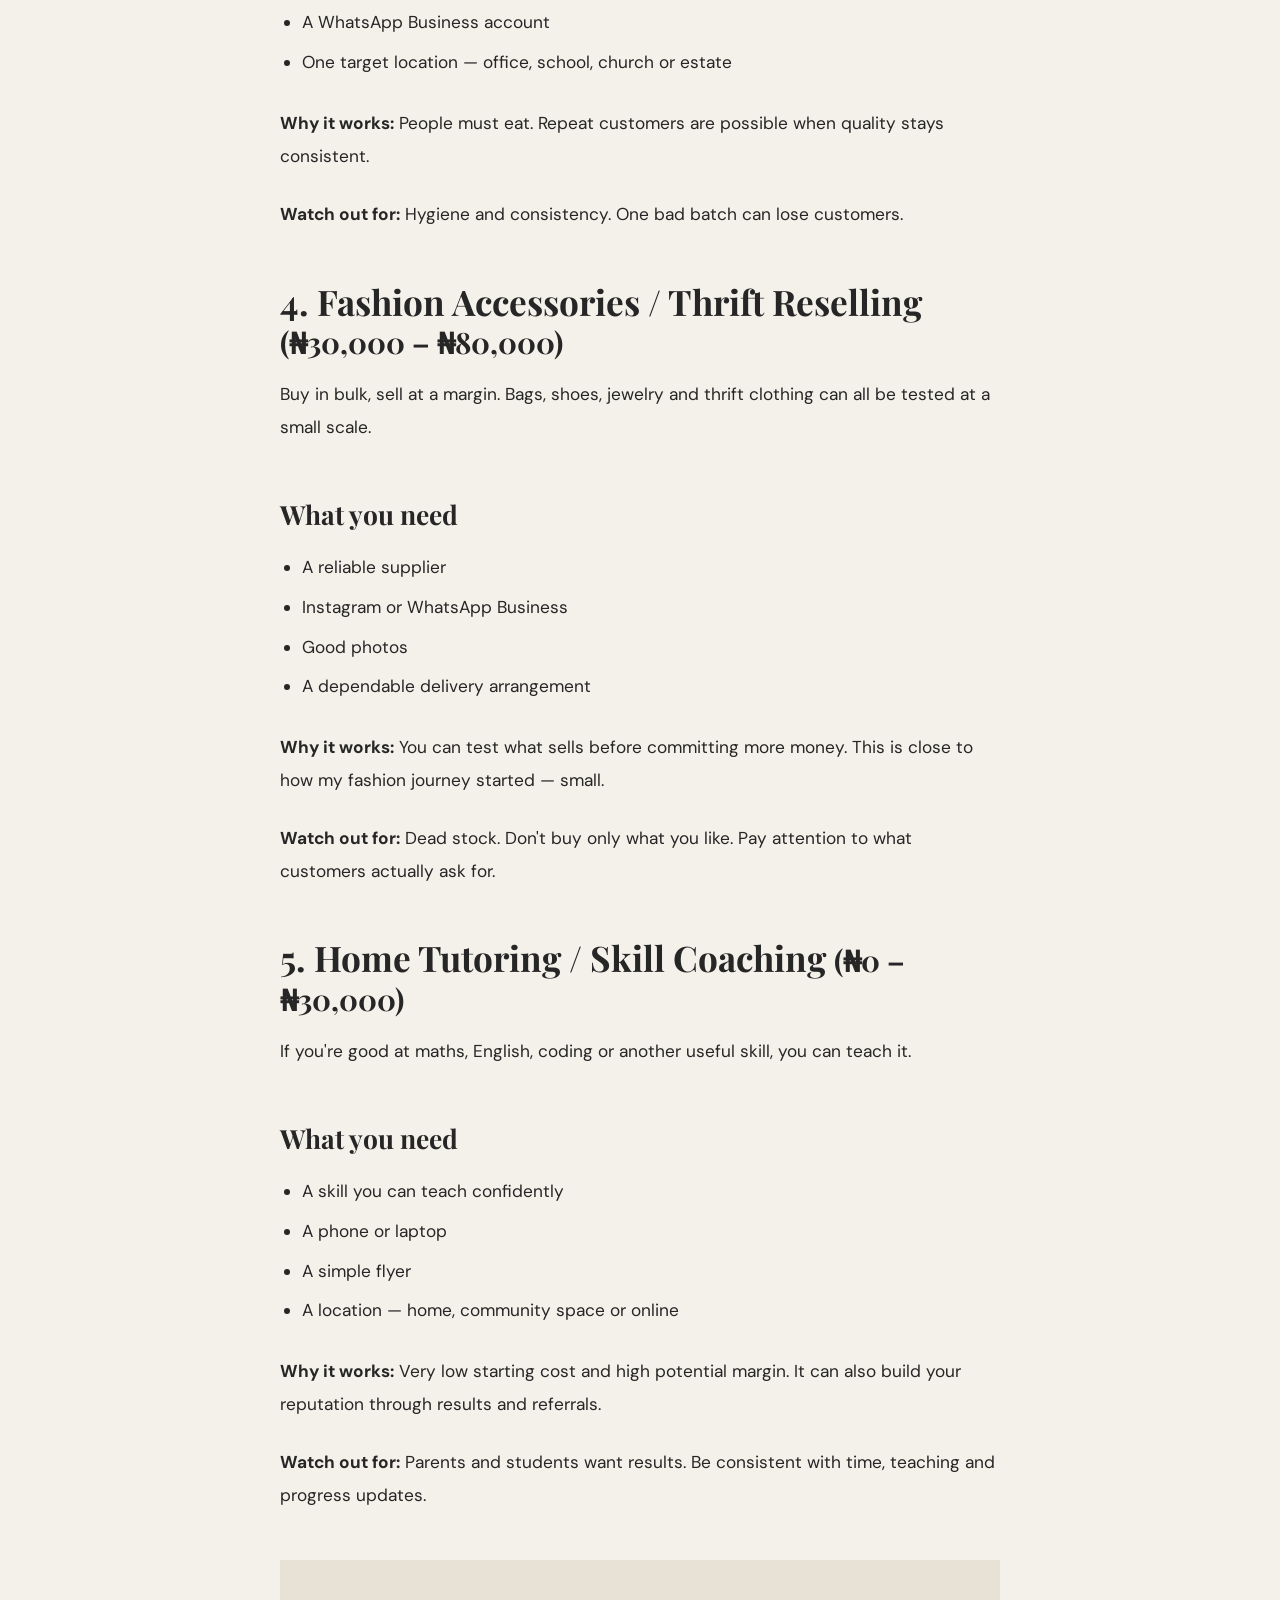
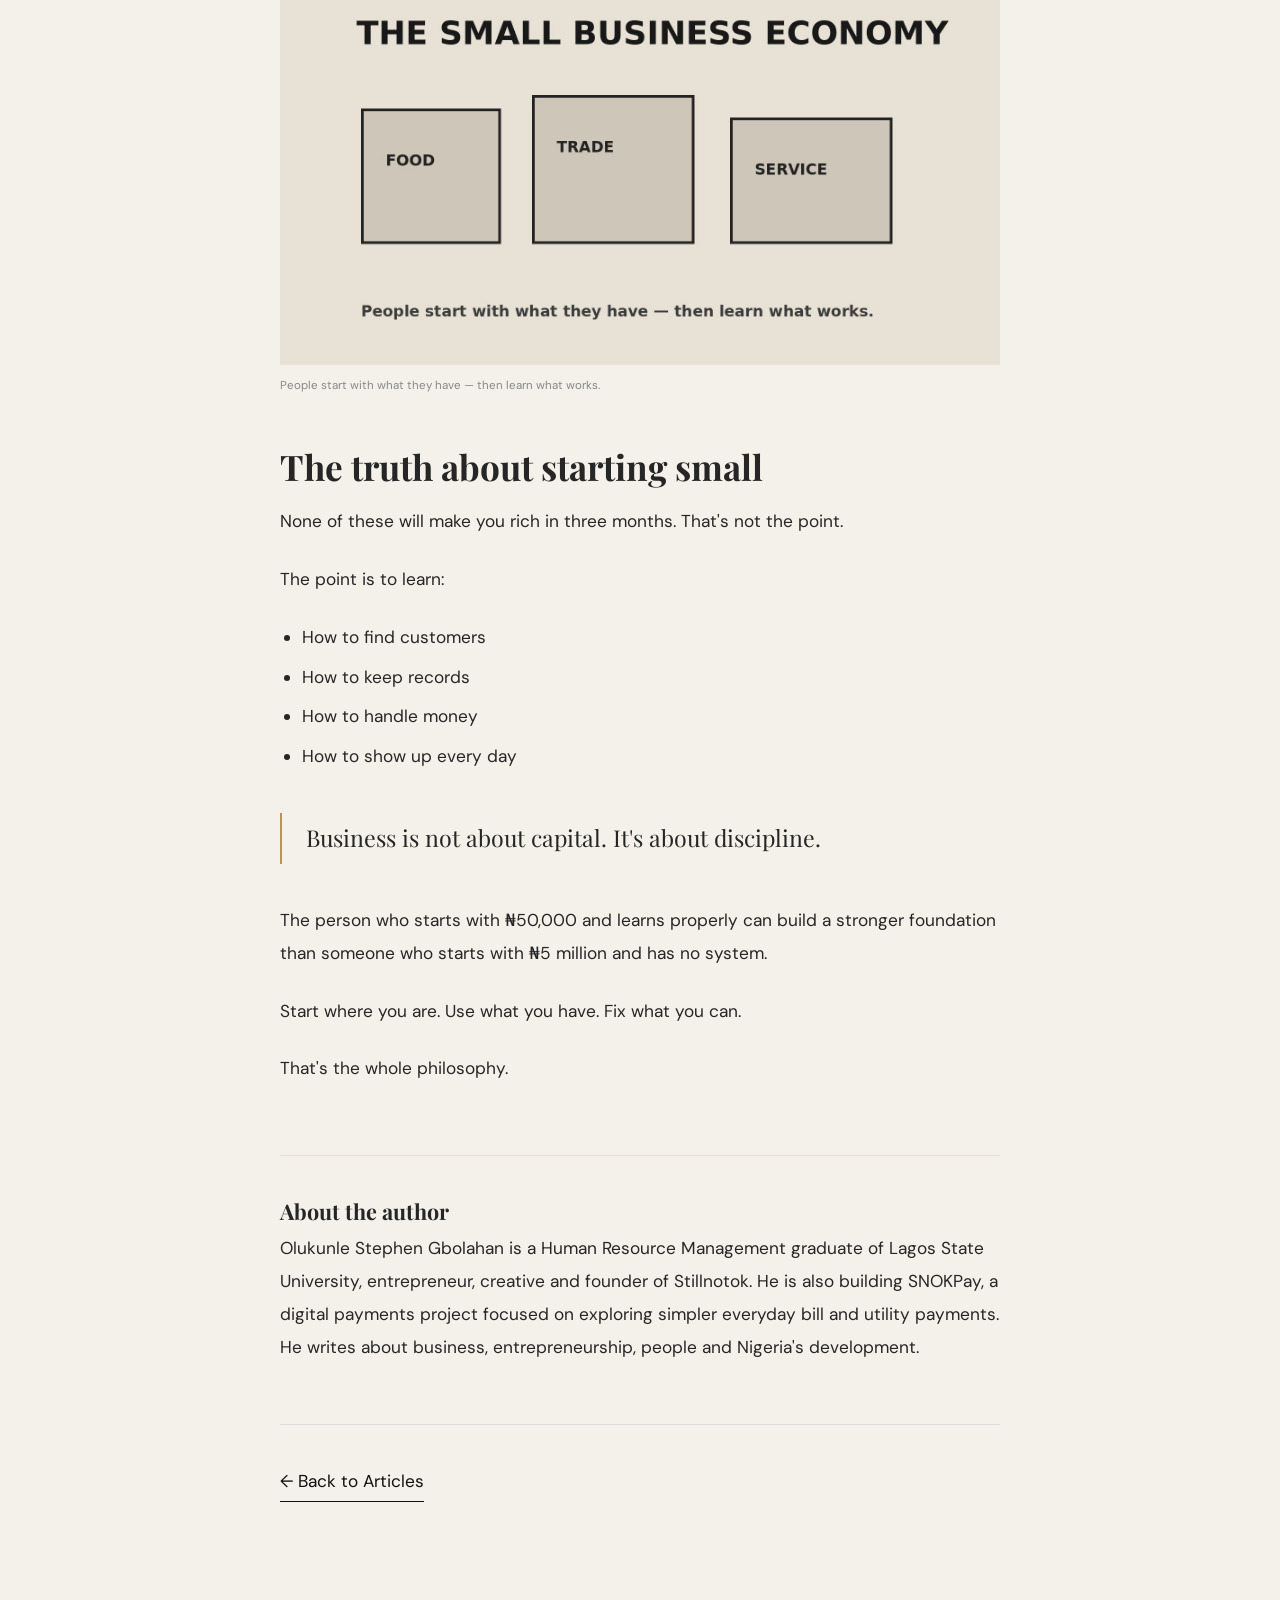
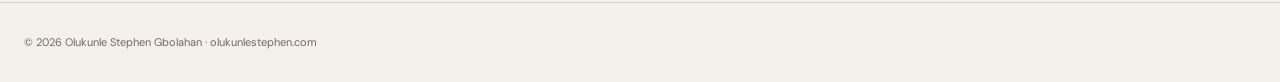
<file: article-businesses-under-100k.html>
<!doctype html><html lang="en"><head><meta charset="utf-8"><meta name="viewport" content="width=device-width,initial-scale=1"><title>5 Businesses You Can Start in Nigeria With Less Than ₦100,000 | Olukunle Stephen Gbolahan</title><meta name="description" content="Five practical businesses you can start in Nigeria with less than ₦100,000, from POS agency and bill payments to food vending, reselling and tutoring."><meta name="author" content="Olukunle Stephen Gbolahan"><meta name="robots" content="index,follow,max-image-preview:large"><link rel="canonical" href="https://olukunlestephen.com/article-businesses-under-100k.html"><meta property="og:title" content="5 Businesses You Can Start in Nigeria With Less Than ₦100,000"><meta property="og:description" content="Five practical, low-capital business ideas for Nigerians who want to start small and build properly."><meta property="og:type" content="article"><meta property="og:url" content="https://olukunlestephen.com/article-businesses-under-100k.html"><meta property="og:image" content="assets/article-pos.jpg"><link rel="stylesheet" href="styles.css"><style>.article-wrap{max-width:920px;margin:auto;padding:70px 24px 100px}.article-kicker{text-transform:uppercase;letter-spacing:.16em;font-size:.72rem;color:#8b7656;margin-bottom:18px}.article-title{font-family:"Playfair Display",Georgia,serif;font-size:clamp(3rem,7vw,6.5rem);line-height:.94;letter-spacing:-.055em;margin:0 0 28px}.article-dek{font-size:1.2rem;line-height:1.7;max-width:700px;color:#666}.article-meta{font-size:.85rem;color:#777;margin:24px 0 42px}.article-hero{margin:0 -8vw 60px}.article-hero img,.article-image img{width:100%;display:block;object-fit:cover}.article-hero img{height:min(62vw,560px)}.article-caption{font-size:.72rem;color:#888;margin-top:10px}.article-body{max-width:720px;margin:auto;font-size:1.08rem;line-height:1.9;color:#262626}.article-body p{margin:0 0 25px}.article-body h2{font-family:"Playfair Display",Georgia,serif;font-size:2.2rem;line-height:1.1;margin:52px 0 18px}.article-body h3{font-family:"Playfair Display",Georgia,serif;font-size:1.65rem;margin:45px 0 12px}.article-body ul{padding-left:22px;margin:10px 0 28px}.article-body li{margin:7px 0}.article-body blockquote{border-left:2px solid #b8945b;padding:8px 0 8px 24px;margin:40px 0;font-family:"Playfair Display",Georgia,serif;font-size:1.45rem;line-height:1.5}.article-image{margin:48px 0}.author-box{margin-top:70px;padding:35px 0;border-top:1px solid #ddd;border-bottom:1px solid #ddd}.author-box strong{font-family:"Playfair Display",Georgia,serif;font-size:1.35rem}.back-link{display:inline-block;margin-top:40px;color:#111;border-bottom:1px solid #111;padding-bottom:4px}@media(max-width:700px){.article-wrap{padding-top:45px}.article-hero{margin:0 -24px 45px}.article-title{font-size:3.15rem}.article-body{font-size:1rem}}</style><script type="application/ld+json">{"@context":"https://schema.org","@type":"Article","headline":"5 Businesses You Can Start in Nigeria With Less Than ₦100,000","author":{"@type":"Person","name":"Olukunle Stephen Gbolahan","url":"https://olukunlestephen.com/"},"datePublished":"2026-09-14","dateModified":"2026-09-14","mainEntityOfPage":"https://olukunlestephen.com/article-businesses-under-100k.html"}</script></head><body><header class="nav"><div class="wrap navin"><a class="logo" href="index.html">OLUKUNLE STEPHEN</a><nav class="links"><a href="about.html">About</a><a href="journey.html">Journey</a><a href="career.html">Career</a><a href="projects.html">Projects</a><a href="stillnotok.html">Stillnotok</a><a href="gallery.html">Gallery</a><a href="articles.html">Articles</a><a href="contact.html">Connect</a></nav></div></header><main><section class="article-wrap"><div class="article-kicker">01 / Business & Nigeria</div><h1 class="article-title">5 Businesses You Can Start in Nigeria With Less Than ₦100,000</h1><p class="article-dek">Practical ideas for Nigerians who want to start small, solve real problems and build something that can grow.</p><div class="article-meta">By Olukunle Stephen Gbolahan · September 14, 2026</div><figure class="article-hero"><img src="assets/article-pos.jpg" alt="Point-of-sale business stand in Nigeria"><figcaption class="article-caption">A small POS operation can serve everyday financial needs in a busy community.</figcaption></figure><article class="article-body"><p>Most Nigerians think starting a business requires millions.</p><p><strong>It doesn't.</strong></p><p>It requires understanding one thing: solve a small problem for people near you, and charge fairly for it.</p><p>I run a fashion brand and I'm building a fintech platform. Neither started with big capital. Both started with noticing a problem and refusing to wait.</p><p>Here are five businesses you can start in Nigeria with less than ₦100,000 — practical and accessible ideas for someone ready to start small.</p><h2>1. POS Agency <small>(₦50,000 – ₦80,000)</small></h2><p>Everyone needs cash. Everyone needs transfers. POS agents solve both.</p><h3>What you need</h3><ul><li>POS terminal (depending on the provider and current terms)</li><li>Small float to start</li><li>A busy location — market, junction, bus stop or campus</li><li>Appropriate business registration as you grow</li></ul><p><strong>Why it works:</strong> Daily demand, relatively low overhead and repeat customers.</p><p><strong>Watch out for:</strong> Network issues, fraud and keeping enough float. Keep records from day one.</p><h2>2. Digital Airtime &amp; Bill Payment Vendor <small>(₦20,000 – ₦50,000)</small></h2><p>People buy airtime and data every day. You earn small margins on each transaction.</p><h3>What you need</h3><ul><li>A phone</li><li>Registration on a legitimate agent platform</li><li>Small float</li><li>Consistent data and network access</li></ul><p><strong>Why it works:</strong> Low entry cost and the ability to start from home. It can also grow into a broader bill-payment service — which is one of the problems SNOKPay is being built to explore.</p><p><strong>Watch out for:</strong> Scam platforms. Verify a provider before committing money.</p><h2>3. Food Vending / Small Chop Delivery <small>(₦50,000 – ₦100,000)</small></h2><p>If you can cook one thing well — puff-puff, jollof, pepper soup or small chops — you can sell it.</p><h3>What you need</h3><ul><li>Ingredients (start small)</li><li>Packaging</li><li>A WhatsApp Business account</li><li>One target location — office, school, church or estate</li></ul><p><strong>Why it works:</strong> People must eat. Repeat customers are possible when quality stays consistent.</p><p><strong>Watch out for:</strong> Hygiene and consistency. One bad batch can lose customers.</p><h2>4. Fashion Accessories / Thrift Reselling <small>(₦30,000 – ₦80,000)</small></h2><p>Buy in bulk, sell at a margin. Bags, shoes, jewelry and thrift clothing can all be tested at a small scale.</p><h3>What you need</h3><ul><li>A reliable supplier</li><li>Instagram or WhatsApp Business</li><li>Good photos</li><li>A dependable delivery arrangement</li></ul><p><strong>Why it works:</strong> You can test what sells before committing more money. This is close to how my fashion journey started — small.</p><p><strong>Watch out for:</strong> Dead stock. Don't buy only what you like. Pay attention to what customers actually ask for.</p><h2>5. Home Tutoring / Skill Coaching <small>(₦0 – ₦30,000)</small></h2><p>If you're good at maths, English, coding or another useful skill, you can teach it.</p><h3>What you need</h3><ul><li>A skill you can teach confidently</li><li>A phone or laptop</li><li>A simple flyer</li><li>A location — home, community space or online</li></ul><p><strong>Why it works:</strong> Very low starting cost and high potential margin. It can also build your reputation through results and referrals.</p><p><strong>Watch out for:</strong> Parents and students want results. Be consistent with time, teaching and progress updates.</p><figure class="article-image"><img src="assets/article-market.jpg" alt="Small business activity in a Nigerian market"><figcaption class="article-caption">People start with what they have — then learn what works.</figcaption></figure><h2>The truth about starting small</h2><p>None of these will make you rich in three months. That's not the point.</p><p>The point is to learn:</p><ul><li>How to find customers</li><li>How to keep records</li><li>How to handle money</li><li>How to show up every day</li></ul><blockquote>Business is not about capital. It's about discipline.</blockquote><p>The person who starts with ₦50,000 and learns properly can build a stronger foundation than someone who starts with ₦5 million and has no system.</p><p>Start where you are. Use what you have. Fix what you can.</p><p>That's the whole philosophy.</p><div class="author-box"><strong>About the author</strong><p>Olukunle Stephen Gbolahan is a Human Resource Management graduate of Lagos State University, entrepreneur, creative and founder of Stillnotok. He is also building SNOKPay, a digital payments project focused on exploring simpler everyday bill and utility payments. He writes about business, entrepreneurship, people and Nigeria's development.</p></div><a class="back-link" href="articles.html">← Back to Articles</a></article></section></main><footer><div class="wrap">© 2026 Olukunle Stephen Gbolahan · olukunlestephen.com</div></footer>
<!-- Ask Olukunle AI -->
<div id="ask-ai-root" aria-live="polite"></div>
<script src="ask-ai.js" defer></script>


<script src="birthday-popup.js" defer></script>
</body></html>
</file>
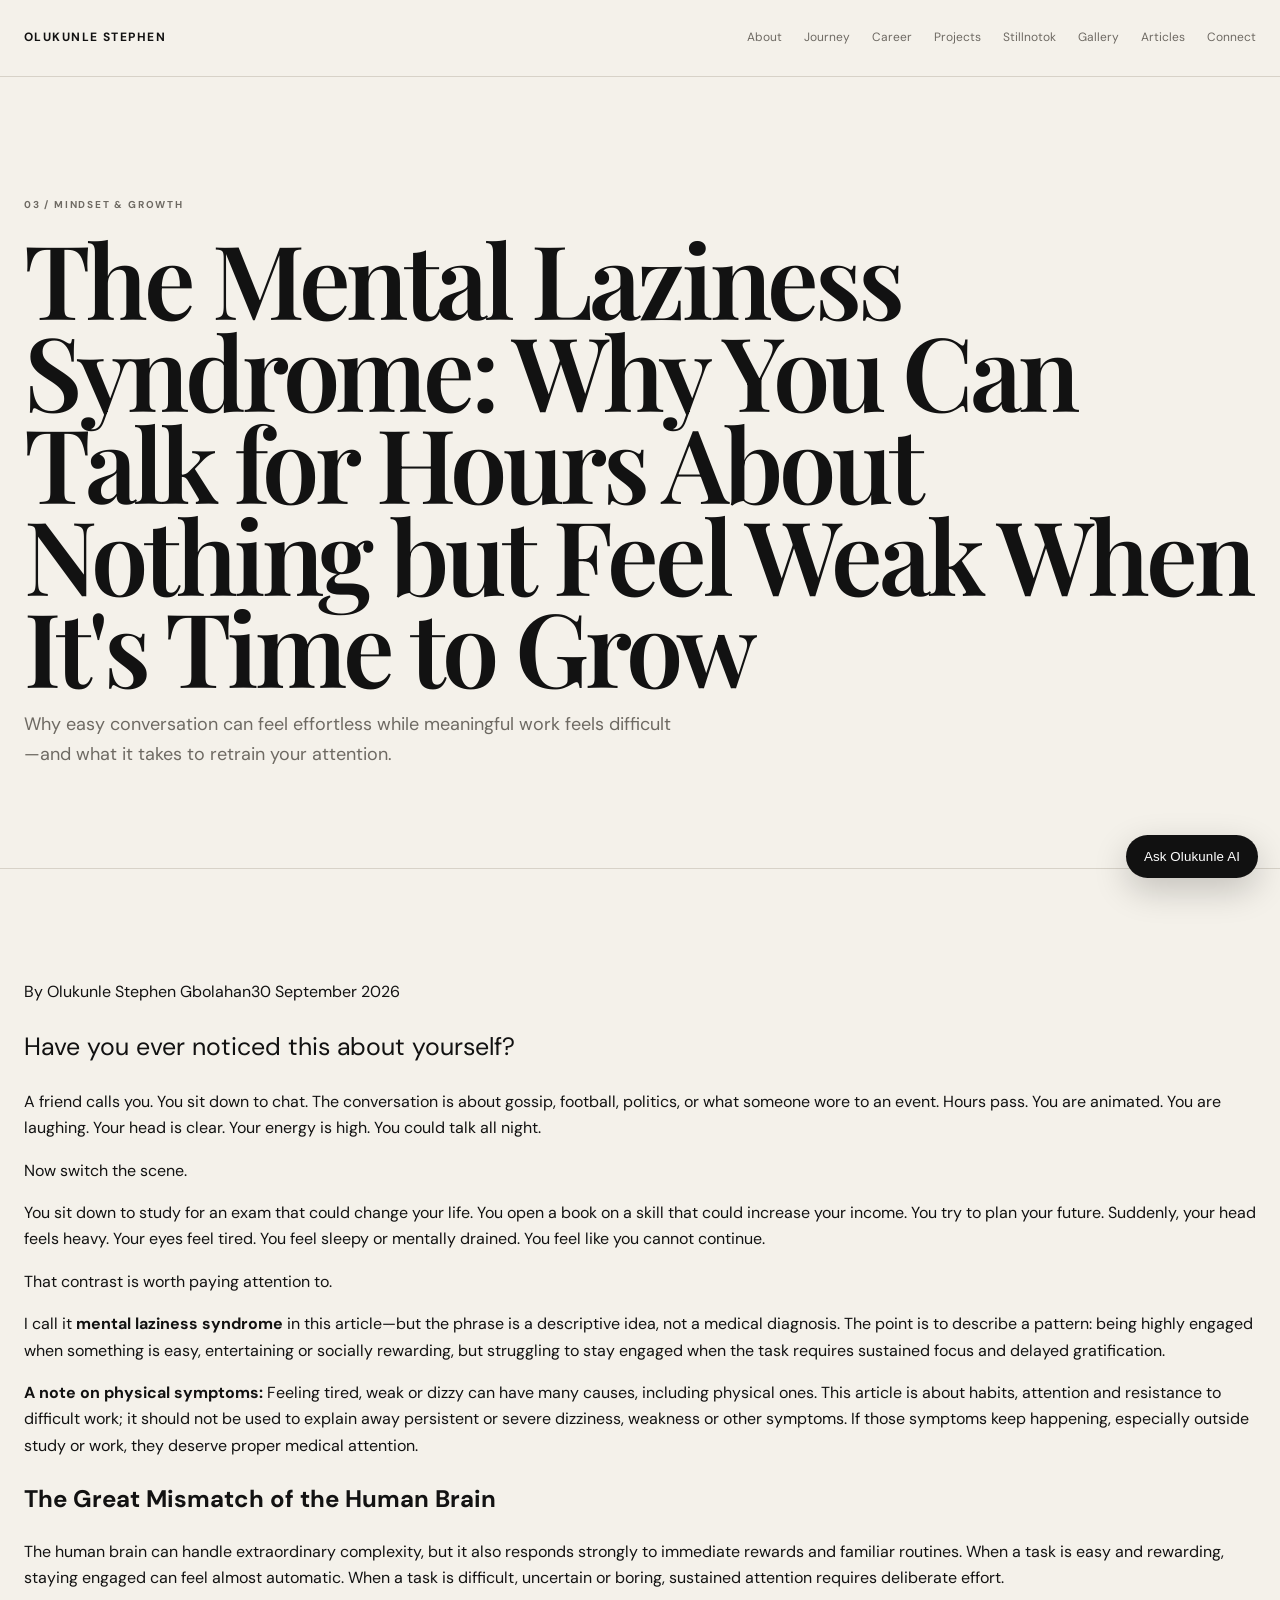
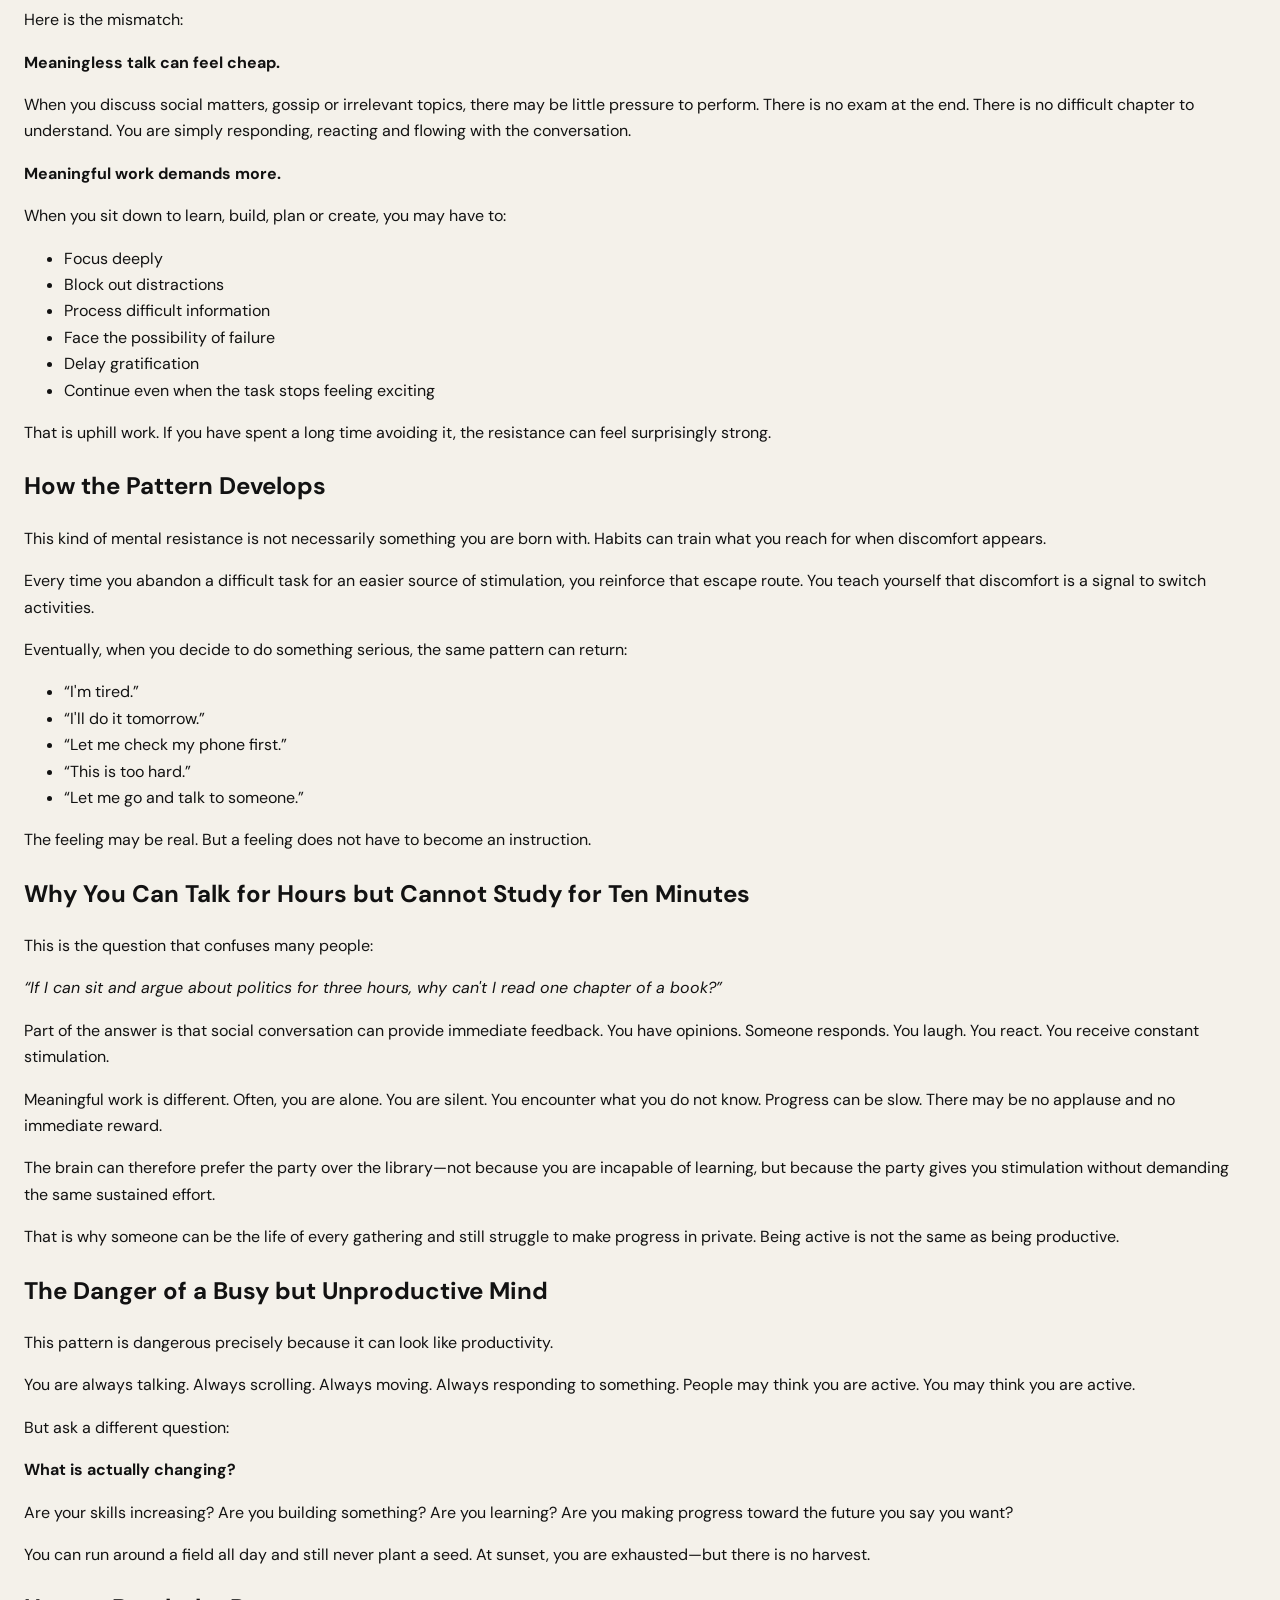
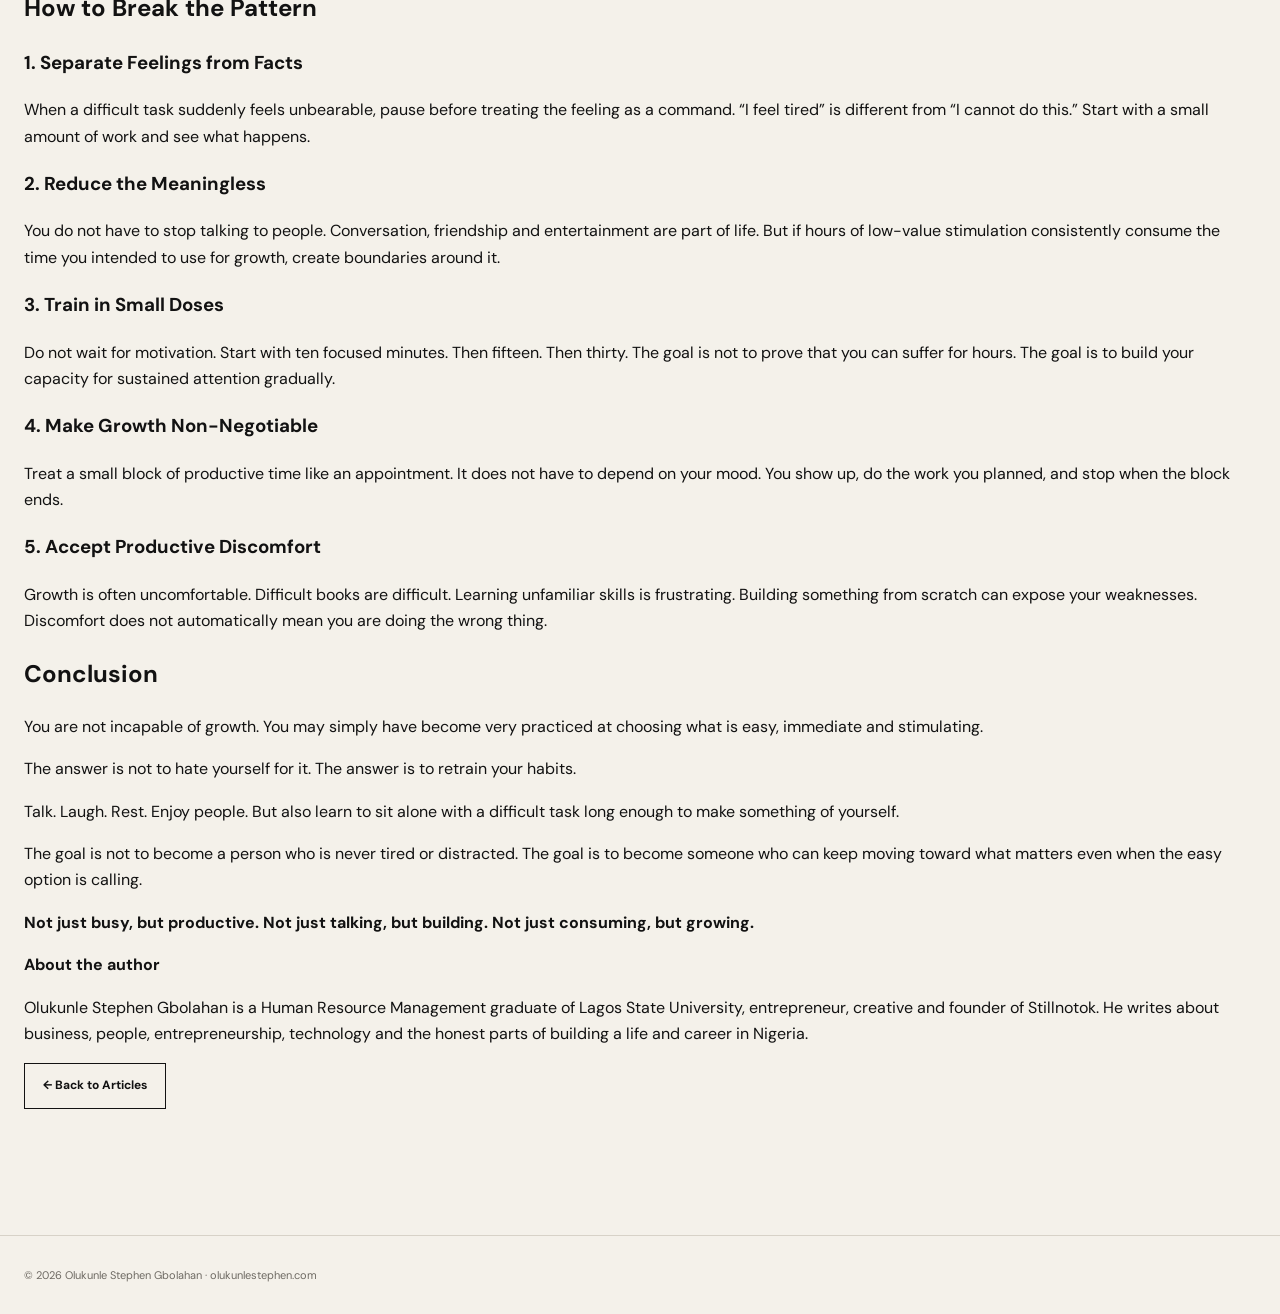
<file: article-mental-laziness-syndrome.html>
<!doctype html>
<html lang="en">
<head>
<meta charset="utf-8">
<meta name="viewport" content="width=device-width,initial-scale=1">
<title>The Mental Laziness Syndrome: Why You Can Talk for Hours About Nothing but Feel Weak When It's Time to Grow | Olukunle Stephen Gbolahan</title>
<meta name="description" content="Why meaningless conversation can feel effortless while meaningful work feels difficult—and how to retrain your attention, discipline and tolerance for productive discomfort.">
<meta name="author" content="Olukunle Stephen Gbolahan">
<meta name="robots" content="index,follow,max-image-preview:large">
<link rel="canonical" href="https://olukunlestephen.com/article-mental-laziness-syndrome.html">
<meta property="og:type" content="article">
<meta property="og:title" content="The Mental Laziness Syndrome: Why You Can Talk for Hours About Nothing but Feel Weak When It's Time to Grow">
<meta property="og:description" content="Why easy conversation can feel effortless while meaningful work feels difficult—and what it takes to retrain your attention.">
<meta property="og:url" content="https://olukunlestephen.com/article-mental-laziness-syndrome.html">
<link rel="stylesheet" href="styles.css">
<script type="application/ld+json">
{
  "@context":"https://schema.org",
  "@type":"Article",
  "headline":"The Mental Laziness Syndrome: Why You Can Talk for Hours About Nothing but Feel Weak When It's Time to Grow",
  "description":"Why easy conversation can feel effortless while meaningful work feels difficult—and what it takes to retrain your attention.",
  "author":{"@type":"Person","name":"Olukunle Stephen Gbolahan","url":"https://olukunlestephen.com/"},
  "publisher":{"@type":"Person","name":"Olukunle Stephen Gbolahan"},
  "datePublished":"2026-09-30",
  "dateModified":"2026-09-30",
  "mainEntityOfPage":{"@type":"WebPage","@id":"https://olukunlestephen.com/article-mental-laziness-syndrome.html"}
}
</script>
</head>
<body>
<header class="nav"><div class="wrap navin"><a class="logo" href="index.html">OLUKUNLE STEPHEN</a><nav class="links">
<a href="about.html">About</a><a href="journey.html">Journey</a><a href="career.html">Career</a><a href="projects.html">Projects</a><a href="stillnotok.html">Stillnotok</a><a href="gallery.html">Gallery</a><a href="articles.html">Articles</a><a href="contact.html">Connect</a>
</nav></div></header>

<main>
<section class="pagehead"><div class="wrap">
<div class="eyebrow">03 / Mindset & Growth</div>
<h1>The Mental Laziness Syndrome: Why You Can Talk for Hours About Nothing but Feel Weak When It's Time to Grow</h1>
<p>Why easy conversation can feel effortless while meaningful work feels difficult—and what it takes to retrain your attention.</p>
</div></section>

<article class="wrap section article">
<div class="article-meta"><span>By Olukunle Stephen Gbolahan</span><span>30 September 2026</span></div>

<p class="lead">Have you ever noticed this about yourself?</p>

<p>A friend calls you. You sit down to chat. The conversation is about gossip, football, politics, or what someone wore to an event. Hours pass. You are animated. You are laughing. Your head is clear. Your energy is high. You could talk all night.</p>

<p>Now switch the scene.</p>

<p>You sit down to study for an exam that could change your life. You open a book on a skill that could increase your income. You try to plan your future. Suddenly, your head feels heavy. Your eyes feel tired. You feel sleepy or mentally drained. You feel like you cannot continue.</p>

<p>That contrast is worth paying attention to.</p>

<p>I call it <strong>mental laziness syndrome</strong> in this article—but the phrase is a descriptive idea, not a medical diagnosis. The point is to describe a pattern: being highly engaged when something is easy, entertaining or socially rewarding, but struggling to stay engaged when the task requires sustained focus and delayed gratification.</p>

<div class="note"><strong>A note on physical symptoms:</strong> Feeling tired, weak or dizzy can have many causes, including physical ones. This article is about habits, attention and resistance to difficult work; it should not be used to explain away persistent or severe dizziness, weakness or other symptoms. If those symptoms keep happening, especially outside study or work, they deserve proper medical attention.</div>

<h2>The Great Mismatch of the Human Brain</h2>

<p>The human brain can handle extraordinary complexity, but it also responds strongly to immediate rewards and familiar routines. When a task is easy and rewarding, staying engaged can feel almost automatic. When a task is difficult, uncertain or boring, sustained attention requires deliberate effort.</p>

<p>Here is the mismatch:</p>

<p><strong>Meaningless talk can feel cheap.</strong></p>

<p>When you discuss social matters, gossip or irrelevant topics, there may be little pressure to perform. There is no exam at the end. There is no difficult chapter to understand. You are simply responding, reacting and flowing with the conversation.</p>

<p><strong>Meaningful work demands more.</strong></p>

<p>When you sit down to learn, build, plan or create, you may have to:</p>

<ul>
<li>Focus deeply</li>
<li>Block out distractions</li>
<li>Process difficult information</li>
<li>Face the possibility of failure</li>
<li>Delay gratification</li>
<li>Continue even when the task stops feeling exciting</li>
</ul>

<p>That is uphill work. If you have spent a long time avoiding it, the resistance can feel surprisingly strong.</p>

<h2>How the Pattern Develops</h2>

<p>This kind of mental resistance is not necessarily something you are born with. Habits can train what you reach for when discomfort appears.</p>

<p>Every time you abandon a difficult task for an easier source of stimulation, you reinforce that escape route. You teach yourself that discomfort is a signal to switch activities.</p>

<p>Eventually, when you decide to do something serious, the same pattern can return:</p>

<ul>
<li>“I'm tired.”</li>
<li>“I'll do it tomorrow.”</li>
<li>“Let me check my phone first.”</li>
<li>“This is too hard.”</li>
<li>“Let me go and talk to someone.”</li>
</ul>

<p>The feeling may be real. But a feeling does not have to become an instruction.</p>

<h2>Why You Can Talk for Hours but Cannot Study for Ten Minutes</h2>

<p>This is the question that confuses many people:</p>

<p><em>“If I can sit and argue about politics for three hours, why can't I read one chapter of a book?”</em></p>

<p>Part of the answer is that social conversation can provide immediate feedback. You have opinions. Someone responds. You laugh. You react. You receive constant stimulation.</p>

<p>Meaningful work is different. Often, you are alone. You are silent. You encounter what you do not know. Progress can be slow. There may be no applause and no immediate reward.</p>

<p>The brain can therefore prefer the party over the library—not because you are incapable of learning, but because the party gives you stimulation without demanding the same sustained effort.</p>

<p>That is why someone can be the life of every gathering and still struggle to make progress in private. Being active is not the same as being productive.</p>

<h2>The Danger of a Busy but Unproductive Mind</h2>

<p>This pattern is dangerous precisely because it can look like productivity.</p>

<p>You are always talking. Always scrolling. Always moving. Always responding to something. People may think you are active. You may think you are active.</p>

<p>But ask a different question:</p>

<p><strong>What is actually changing?</strong></p>

<p>Are your skills increasing? Are you building something? Are you learning? Are you making progress toward the future you say you want?</p>

<p>You can run around a field all day and still never plant a seed. At sunset, you are exhausted—but there is no harvest.</p>

<h2>How to Break the Pattern</h2>

<h3>1. Separate Feelings from Facts</h3>
<p>When a difficult task suddenly feels unbearable, pause before treating the feeling as a command. “I feel tired” is different from “I cannot do this.” Start with a small amount of work and see what happens.</p>

<h3>2. Reduce the Meaningless</h3>
<p>You do not have to stop talking to people. Conversation, friendship and entertainment are part of life. But if hours of low-value stimulation consistently consume the time you intended to use for growth, create boundaries around it.</p>

<h3>3. Train in Small Doses</h3>
<p>Do not wait for motivation. Start with ten focused minutes. Then fifteen. Then thirty. The goal is not to prove that you can suffer for hours. The goal is to build your capacity for sustained attention gradually.</p>

<h3>4. Make Growth Non-Negotiable</h3>
<p>Treat a small block of productive time like an appointment. It does not have to depend on your mood. You show up, do the work you planned, and stop when the block ends.</p>

<h3>5. Accept Productive Discomfort</h3>
<p>Growth is often uncomfortable. Difficult books are difficult. Learning unfamiliar skills is frustrating. Building something from scratch can expose your weaknesses. Discomfort does not automatically mean you are doing the wrong thing.</p>

<h2>Conclusion</h2>

<p>You are not incapable of growth. You may simply have become very practiced at choosing what is easy, immediate and stimulating.</p>

<p>The answer is not to hate yourself for it. The answer is to retrain your habits.</p>

<p>Talk. Laugh. Rest. Enjoy people. But also learn to sit alone with a difficult task long enough to make something of yourself.</p>

<p>The goal is not to become a person who is never tired or distracted. The goal is to become someone who can keep moving toward what matters even when the easy option is calling.</p>

<p><strong>Not just busy, but productive. Not just talking, but building. Not just consuming, but growing.</strong></p>

<div class="authorbox">
<strong>About the author</strong>
<p>Olukunle Stephen Gbolahan is a Human Resource Management graduate of Lagos State University, entrepreneur, creative and founder of Stillnotok. He writes about business, people, entrepreneurship, technology and the honest parts of building a life and career in Nigeria.</p>
</div>

<p><a class="btn" href="articles.html">← Back to Articles</a></p>
</article>
</main>

<footer><div class="wrap">© 2026 Olukunle Stephen Gbolahan · olukunlestephen.com</div></footer>
<!-- Ask Olukunle AI -->
<div id="ask-ai-root" aria-live="polite"></div>
<script src="ask-ai.js" defer></script>
</body></html>
</file>
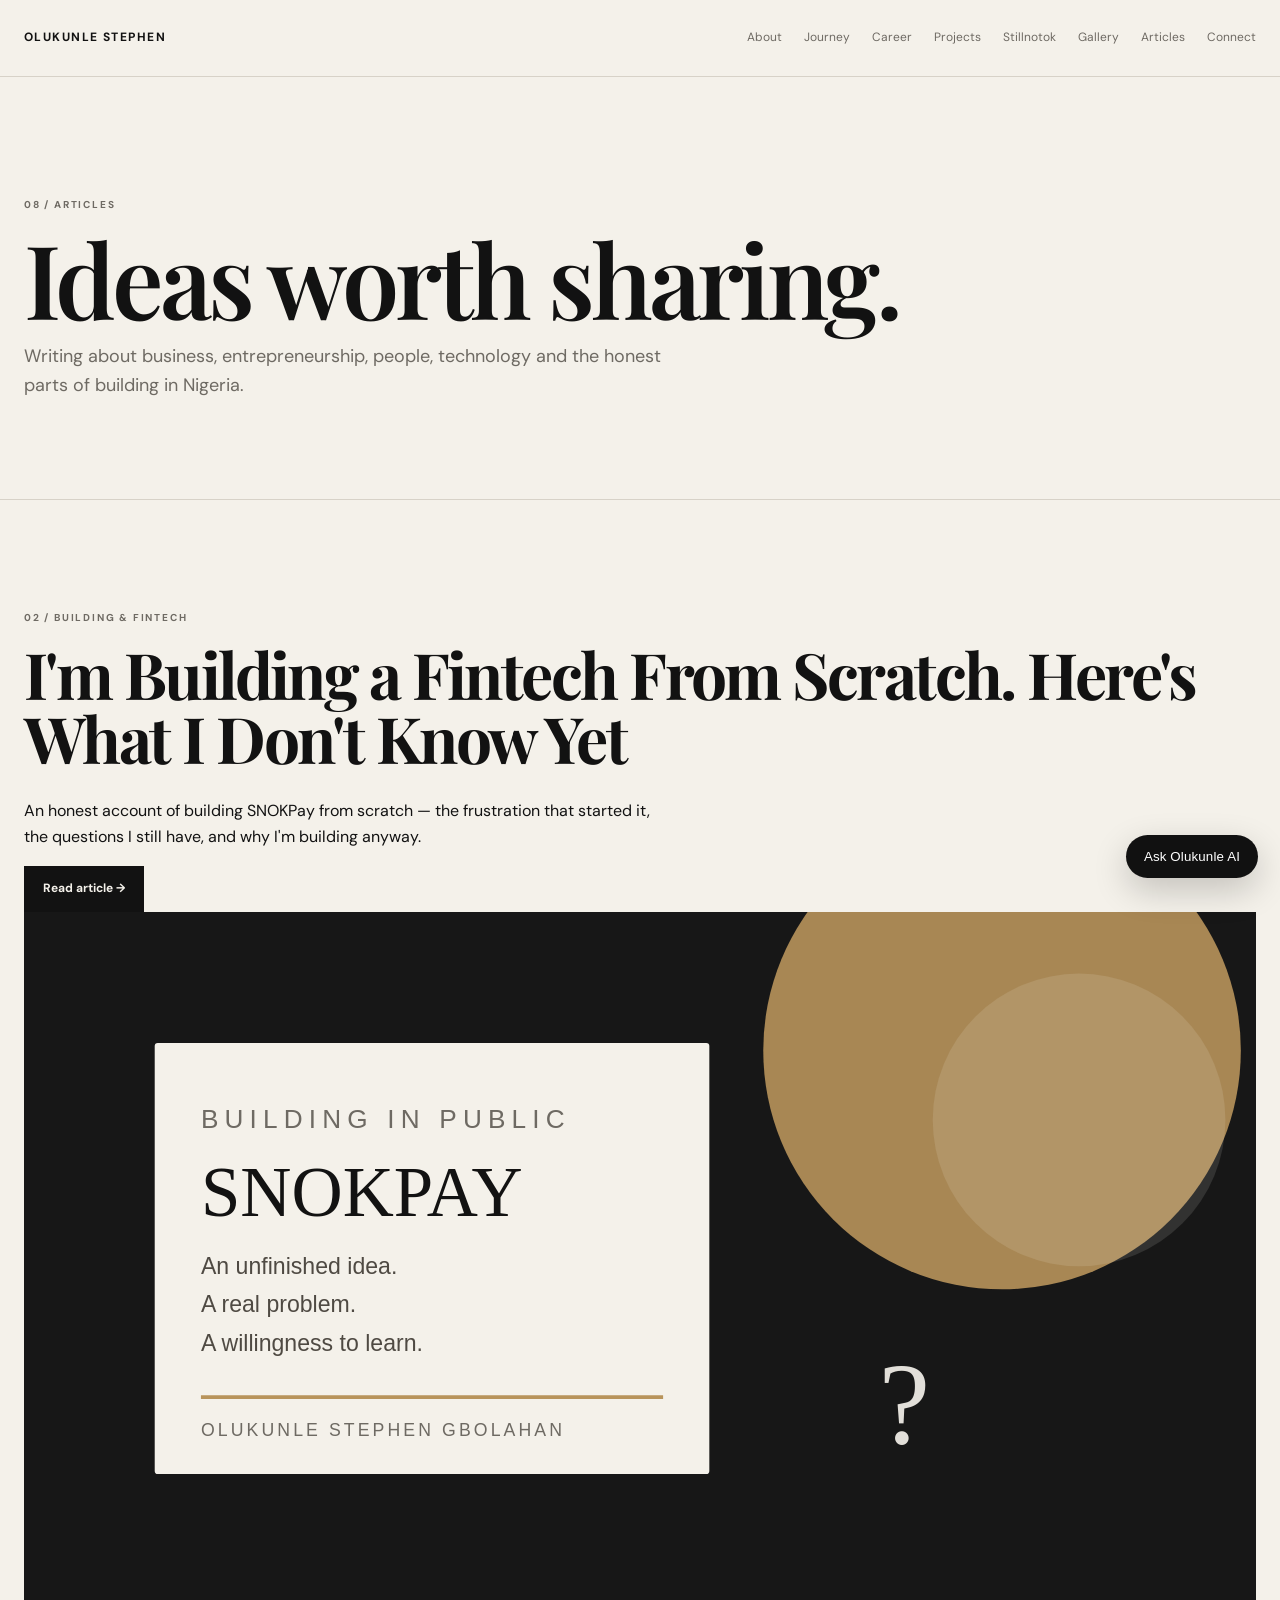
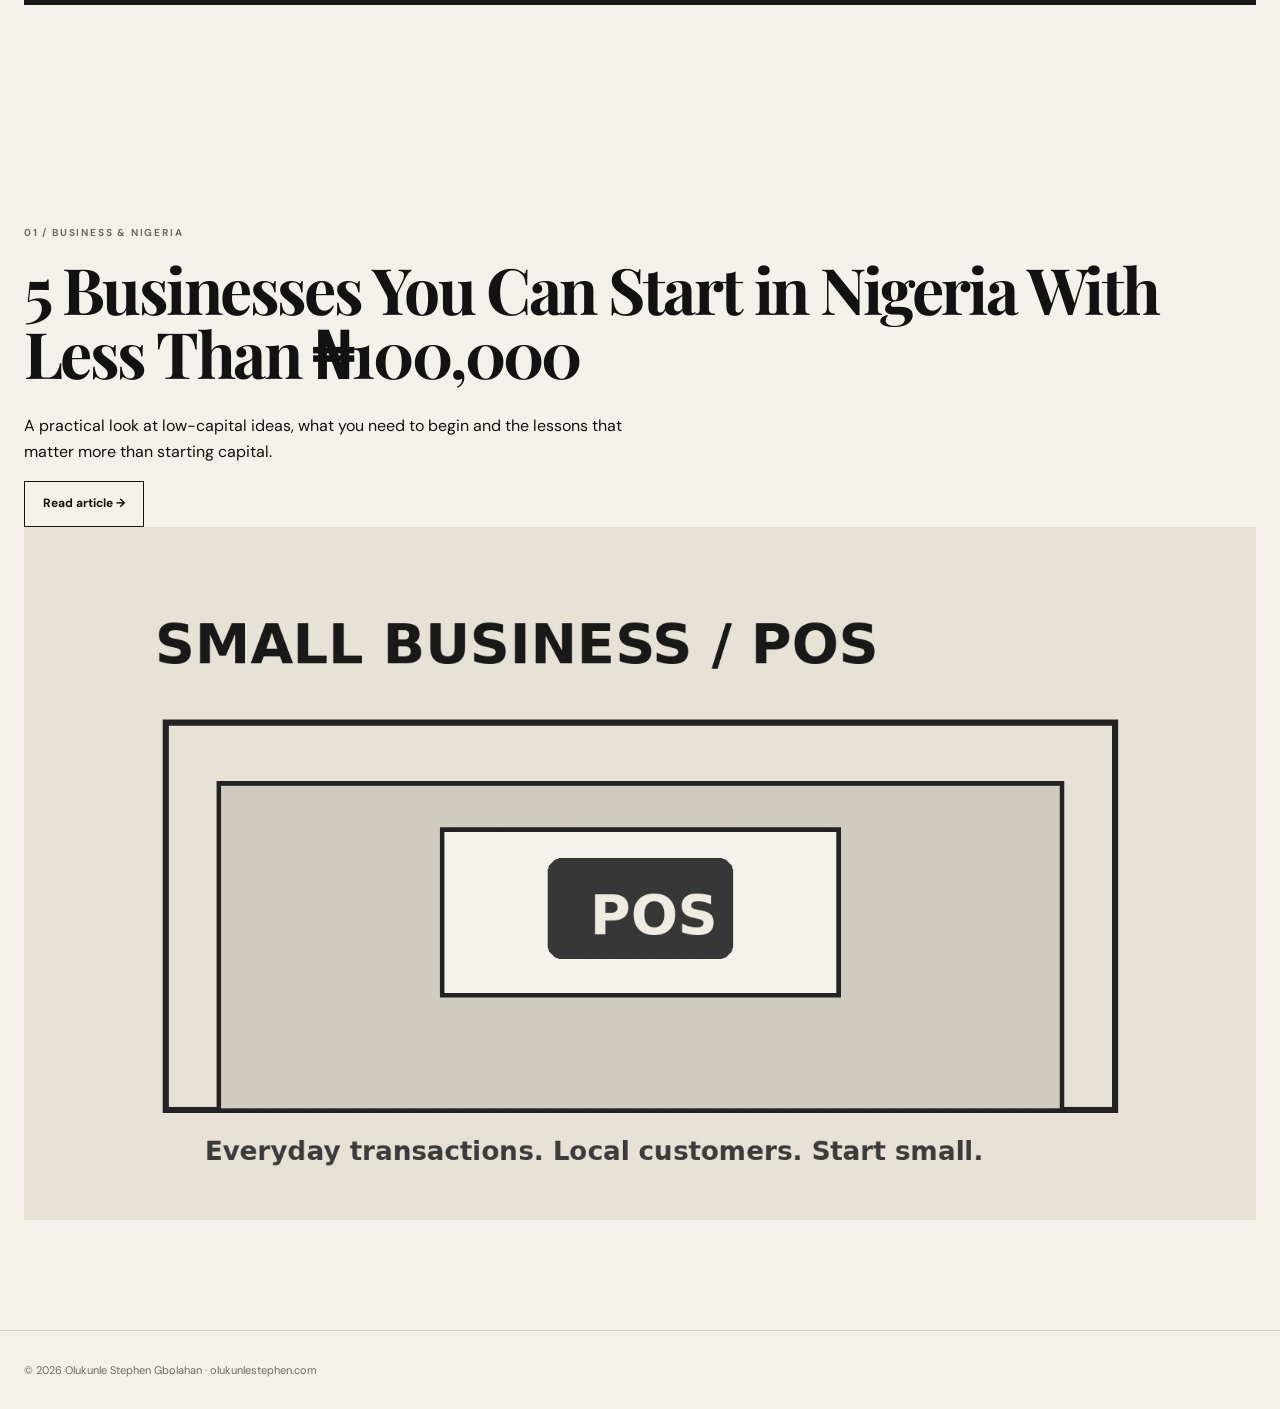
<file: articles.html>
<!doctype html><html lang="en"><head><meta charset="utf-8"><meta name="viewport" content="width=device-width,initial-scale=1"><title>Articles & Insights | Olukunle Stephen Gbolahan</title><meta name="description" content="Business, entrepreneurship, people, technology and Nigeria-focused writing by Olukunle Stephen Gbolahan."><link rel="stylesheet" href="styles.css"></head><body><header class="nav"><div class="wrap navin"><a class="logo" href="index.html">OLUKUNLE STEPHEN</a><nav class="links"><a href="about.html">About</a><a href="journey.html">Journey</a><a href="career.html">Career</a><a href="projects.html">Projects</a><a href="stillnotok.html">Stillnotok</a><a href="gallery.html">Gallery</a><a href="articles.html">Articles</a><a href="contact.html">Connect</a></nav></div></header><main><section class="pagehead"><div class="wrap"><div class="eyebrow">08 / Articles</div><h1>Ideas worth sharing.</h1><p>Writing about business, entrepreneurship, people, technology and the honest parts of building in Nigeria.</p></div></section><section class="wrap section"><div class="two"><div class="copy"><div class="eyebrow">02 / Building & Fintech</div><h2>I'm Building a Fintech From Scratch. Here's What I Don't Know Yet</h2><p>An honest account of building SNOKPay from scratch — the frustration that started it, the questions I still have, and why I'm building anyway.</p><a class="btn primary" href="article-building-snokpay.html">Read article →</a></div><div class="photo"><img src="assets/article-snokpay.svg" alt="Editorial illustration for SNOKPay and building in public"></div></div></section><section class="wrap section"><div class="two"><div class="copy"><div class="eyebrow">01 / Business & Nigeria</div><h2>5 Businesses You Can Start in Nigeria With Less Than ₦100,000</h2><p>A practical look at low-capital ideas, what you need to begin and the lessons that matter more than starting capital.</p><a class="btn" href="article-businesses-under-100k.html">Read article →</a></div><div class="photo"><img src="assets/article-pos.jpg" alt="Point-of-sale business stand in Nigeria"></div></div></section></main><footer><div class="wrap">© 2026 Olukunle Stephen Gbolahan · olukunlestephen.com</div></footer>
<!-- Ask Olukunle AI -->
<div id="ask-ai-root" aria-live="polite"></div>
<script src="ask-ai.js" defer></script>


<script src="birthday-popup.js" defer></script>
</body></html>
</file>
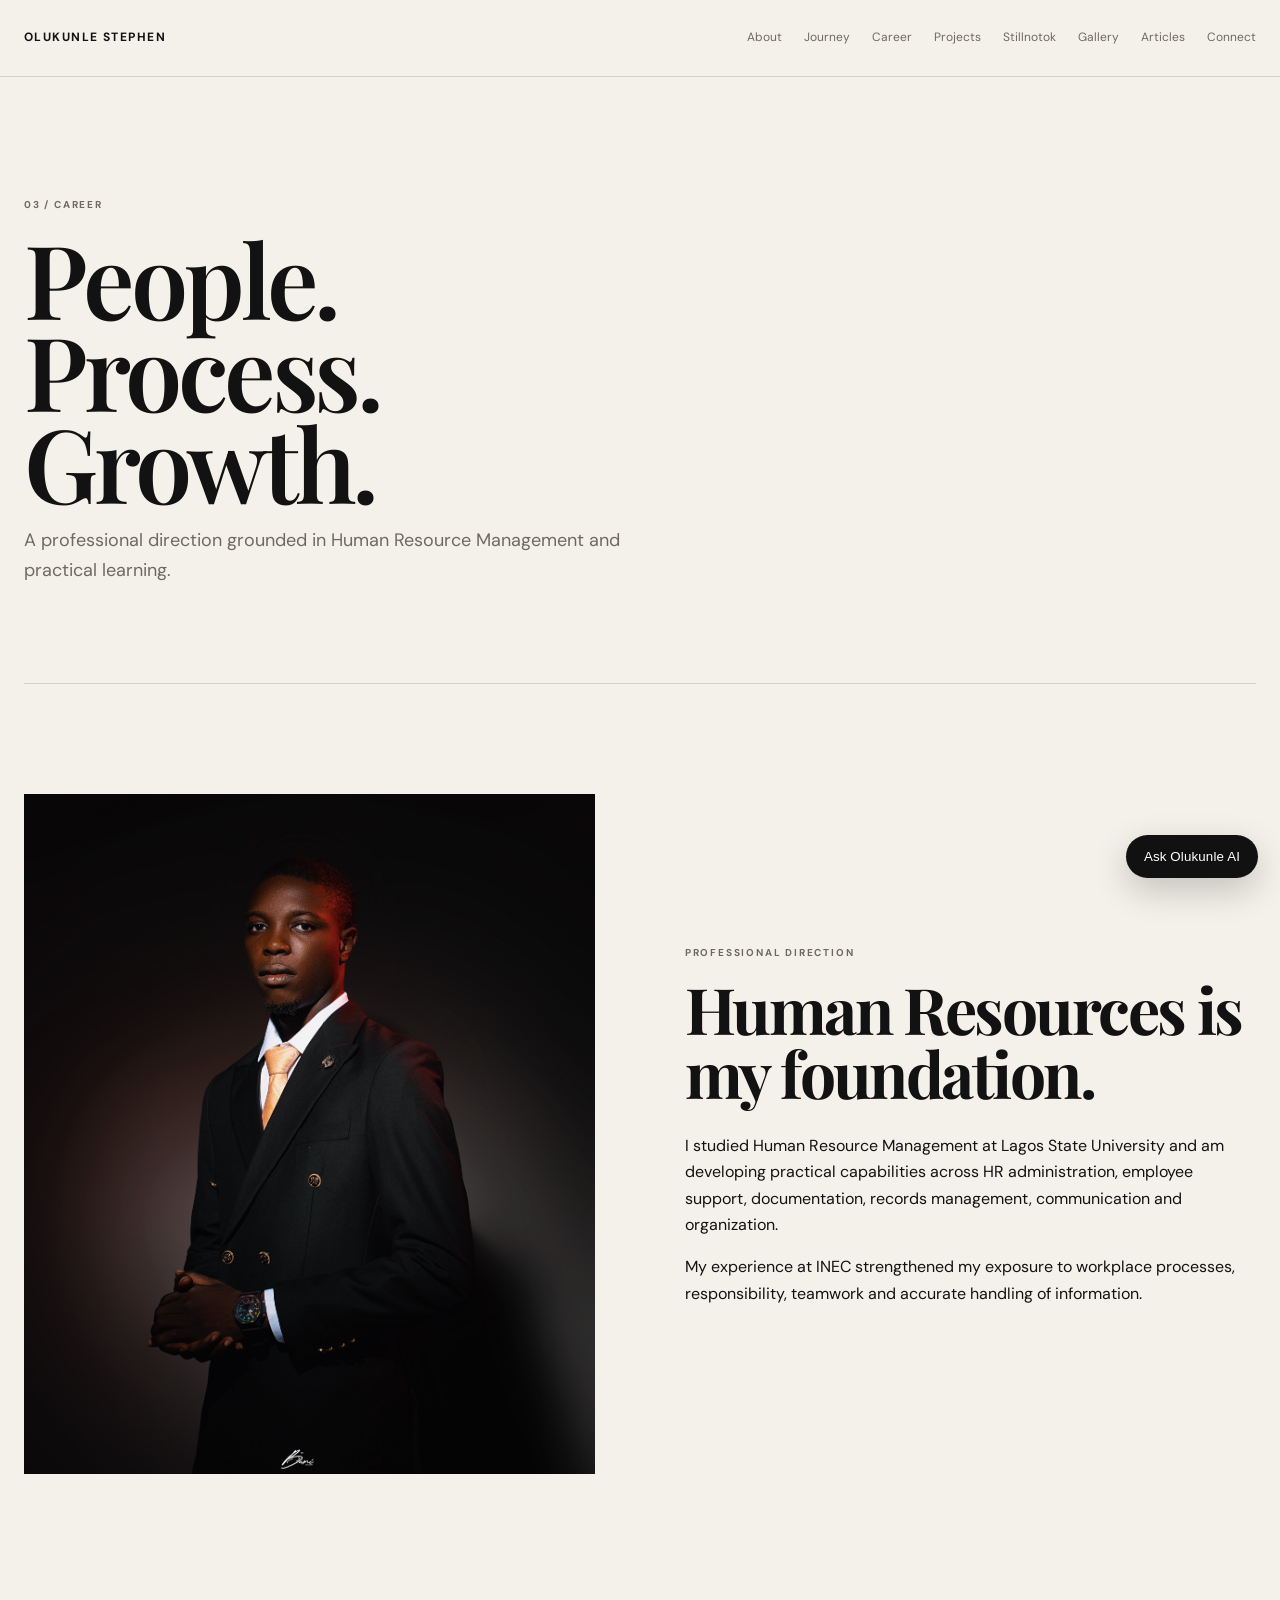
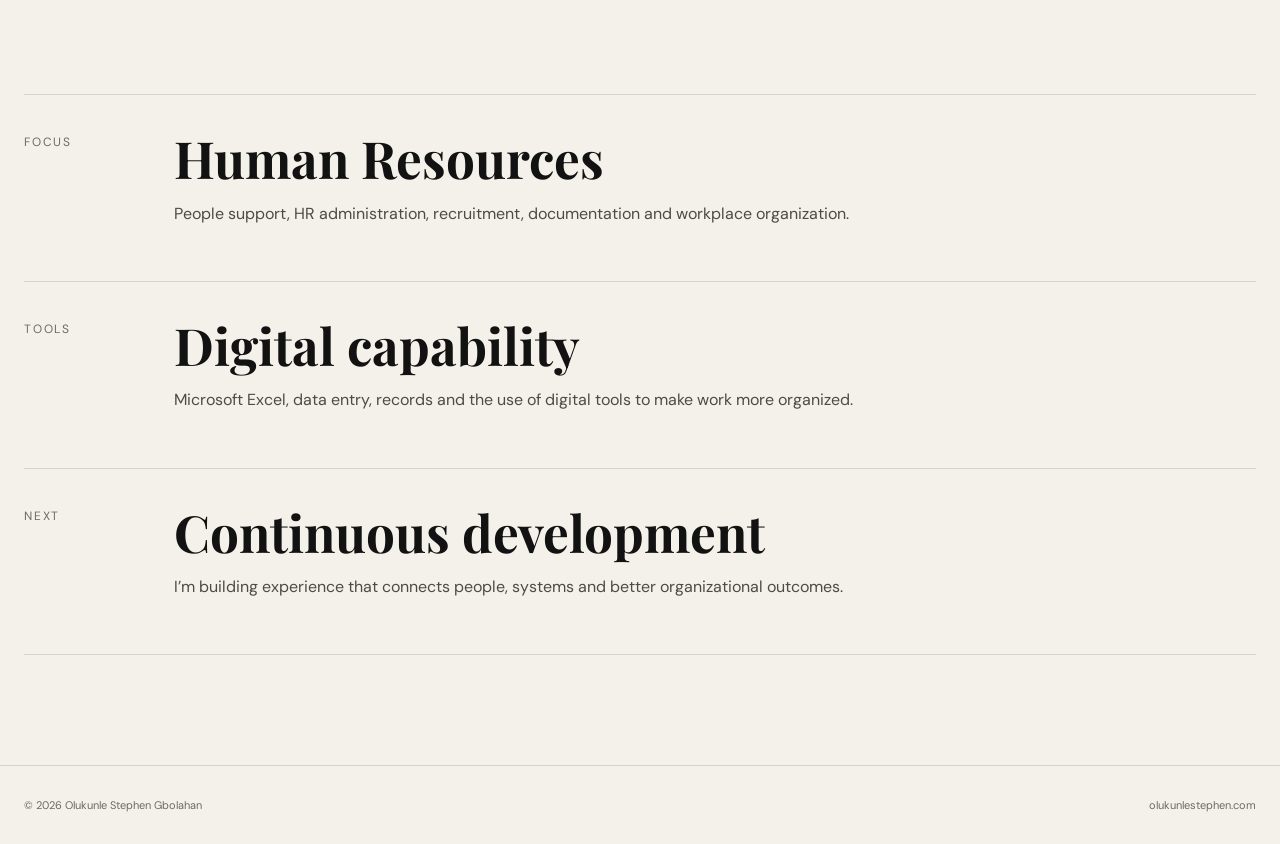
<file: career.html>
<!doctype html><html lang="en"><head><meta charset="utf-8"><meta name="viewport" content="width=device-width,initial-scale=1"><title>Olukunle Stephen Gbolahan | Career</title><meta name="description" content="Professional profile of Olukunle Stephen Gbolahan, a Human Resource Management graduate developing skills in HR, administration and digital tools."><meta name="author" content="Olukunle Stephen Gbolahan"><meta name="robots" content="index,follow,max-image-preview:large"><link rel="canonical" href="https://olukunlestephen.com/career.html"><link rel="stylesheet" href="styles.css"></head><body><header class="nav"><div class="wrap navin"><a class="logo" href="index.html">OLUKUNLE STEPHEN</a><nav class="links"><a href="about.html">About</a><a href="journey.html">Journey</a><a href="career.html">Career</a><a href="projects.html">Projects</a><a href="stillnotok.html">Stillnotok</a><a href="gallery.html">Gallery</a><a href="articles.html">Articles</a><a href="contact.html">Connect</a></nav></div></header><main>
<section class="wrap pagehead"><div class="eyebrow">03 / Career</div><h1>People.<br>Process.<br>Growth.</h1><p>A professional direction grounded in Human Resource Management and practical learning.</p></section>
<section class="wrap section split"><div class="visual"><img src="assets/personal-05.jpeg" alt="Olukunle Stephen professional portrait"></div><div class="copy"><div class="eyebrow">Professional direction</div><h2>Human Resources is my foundation.</h2><p>I studied Human Resource Management at Lagos State University and am developing practical capabilities across HR administration, employee support, documentation, records management, communication and organization.</p><p>My experience at INEC strengthened my exposure to workplace processes, responsibility, teamwork and accurate handling of information.</p></div></section>
<section class="wrap section"><div class="story"><div class="num">FOCUS</div><div><h2>Human Resources</h2><p>People support, HR administration, recruitment, documentation and workplace organization.</p></div></div><div class="story"><div class="num">TOOLS</div><div><h2>Digital capability</h2><p>Microsoft Excel, data entry, records and the use of digital tools to make work more organized.</p></div></div><div class="story"><div class="num">NEXT</div><div><h2>Continuous development</h2><p>I’m building experience that connects people, systems and better organizational outcomes.</p></div></div></section></main><footer><div class="wrap footerin"><span>© 2026 Olukunle Stephen Gbolahan</span><span>olukunlestephen.com</span></div></footer>
<!-- Ask Olukunle AI -->
<div id="ask-ai-root" aria-live="polite"></div>
<script src="ask-ai.js" defer></script>


<script src="birthday-popup.js" defer></script>
</body></html>
</file>
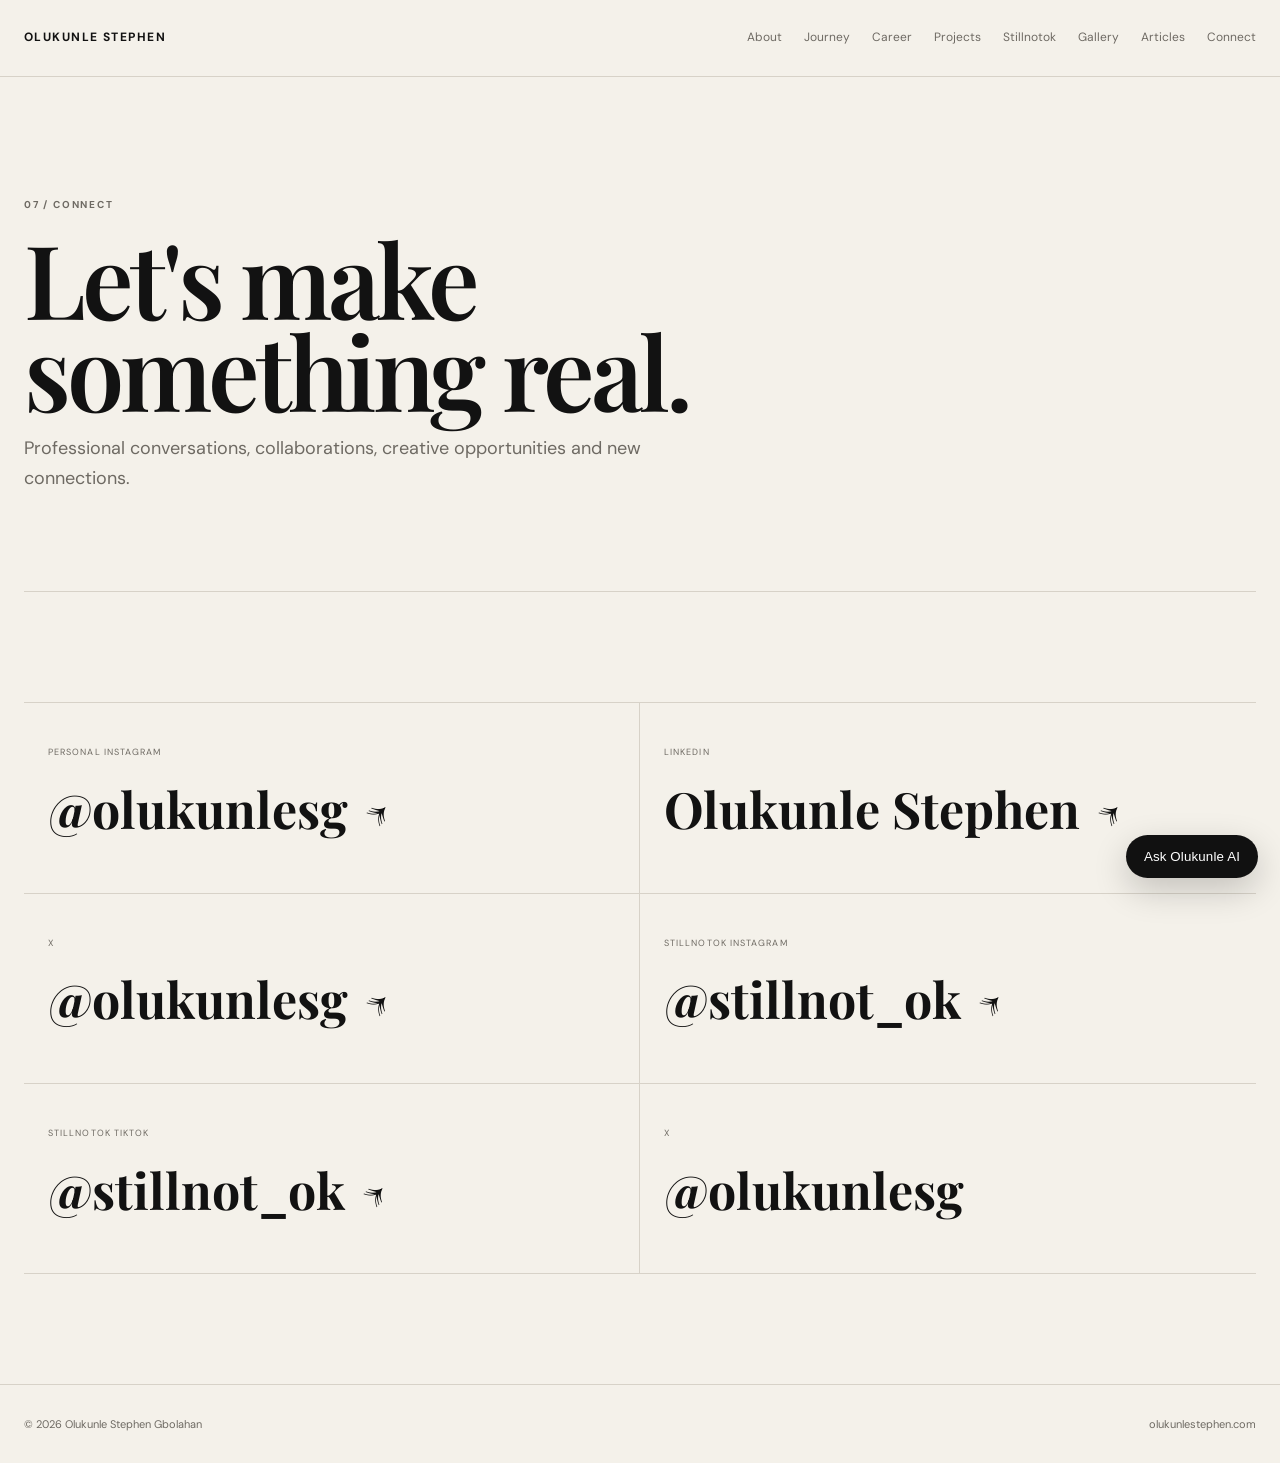
<file: contact.html>
<!doctype html><html lang="en"><head><meta charset="utf-8"><meta name="viewport" content="width=device-width,initial-scale=1"><title>Connect | Olukunle Stephen Gbolahan</title><meta name="description" content="Connect with Olukunle Stephen Gbolahan for professional conversations, collaborations and creative opportunities."><meta name="author" content="Olukunle Stephen Gbolahan"><meta name="robots" content="index,follow,max-image-preview:large"><link rel="canonical" href="https://olukunlestephen.com/contact.html"><link rel="stylesheet" href="styles.css"></head><body><header class="nav"><div class="wrap navin"><a class="logo" href="index.html">OLUKUNLE STEPHEN</a><nav class="links"><a href="about.html">About</a><a href="journey.html">Journey</a><a href="career.html">Career</a><a href="projects.html">Projects</a><a href="stillnotok.html">Stillnotok</a><a href="gallery.html">Gallery</a><a href="articles.html">Articles</a><a href="contact.html">Connect</a></nav></div></header><main>
<section class="wrap pagehead"><div class="eyebrow">07 / Connect</div><h1>Let's make<br>something real.</h1><p>Professional conversations, collaborations, creative opportunities and new connections.</p></section>
<section class="wrap section"><div class="socials">
<a class="social" href="https://www.instagram.com/olukunlesg/" target="_blank" rel="noopener"><small>Personal Instagram</small><strong>@olukunlesg ↗</strong></a>
<a class="social" href="https://www.linkedin.com/in/olukunle-stephen-813b943a7/" target="_blank" rel="noopener"><small>LinkedIn</small><strong>Olukunle Stephen ↗</strong></a>
<a class="social" href="https://x.com/olukunlesg" target="_blank" rel="noopener"><small>X</small><strong>@olukunlesg ↗</strong></a>
<a class="social" href="https://www.instagram.com/stillnot_ok/" target="_blank" rel="noopener"><small>Stillnotok Instagram</small><strong>@stillnot_ok ↗</strong></a>
<a class="social" href="https://www.tiktok.com/@stillnot_ok" target="_blank" rel="noopener"><small>Stillnotok TikTok</small><strong>@stillnot_ok ↗</strong></a>
<a class="social" href="https://x.com/olukunlesg" target="_blank"><small>X</small><strong>@olukunlesg</strong></a></div></section></main><footer><div class="wrap footerin"><span>© 2026 Olukunle Stephen Gbolahan</span><span>olukunlestephen.com</span></div></footer>
<!-- Ask Olukunle AI -->
<div id="ask-ai-root" aria-live="polite"></div>
<script src="ask-ai.js" defer></script>


<script src="birthday-popup.js" defer></script>
</body></html>
</file>
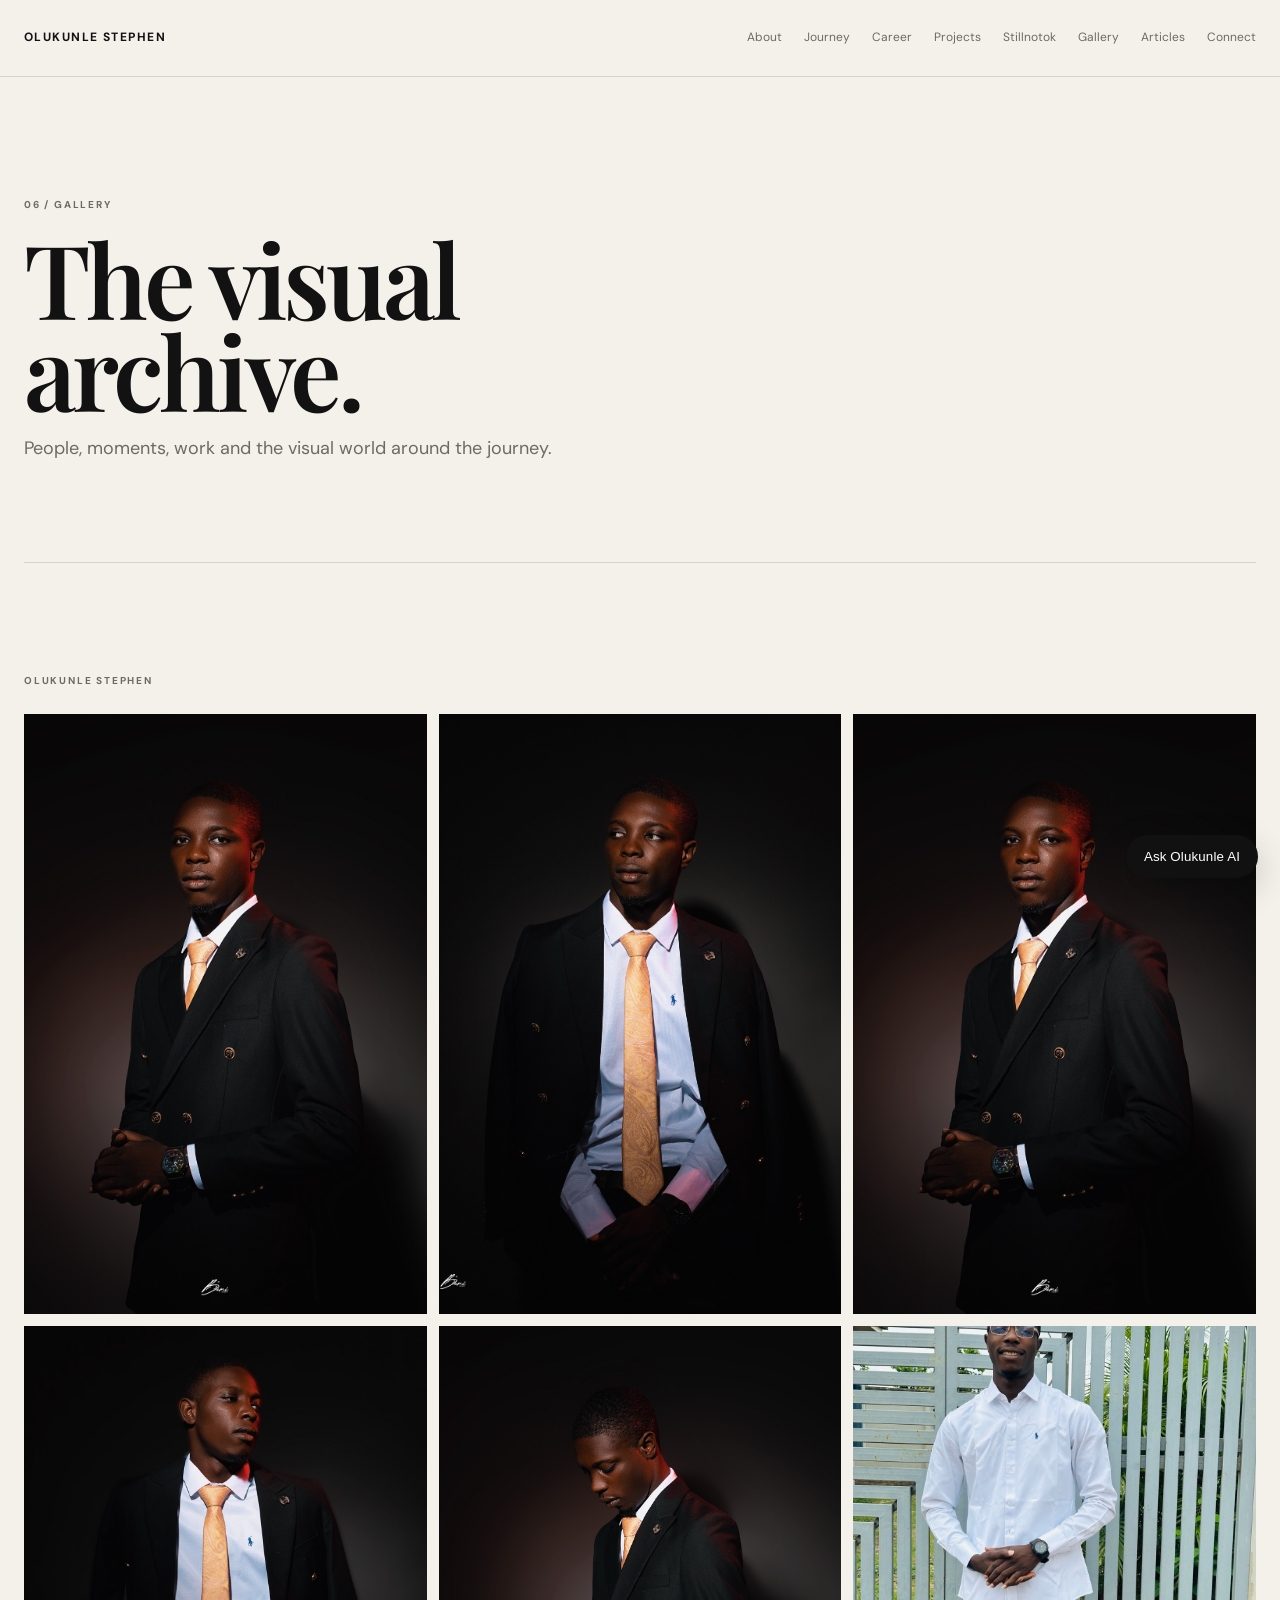
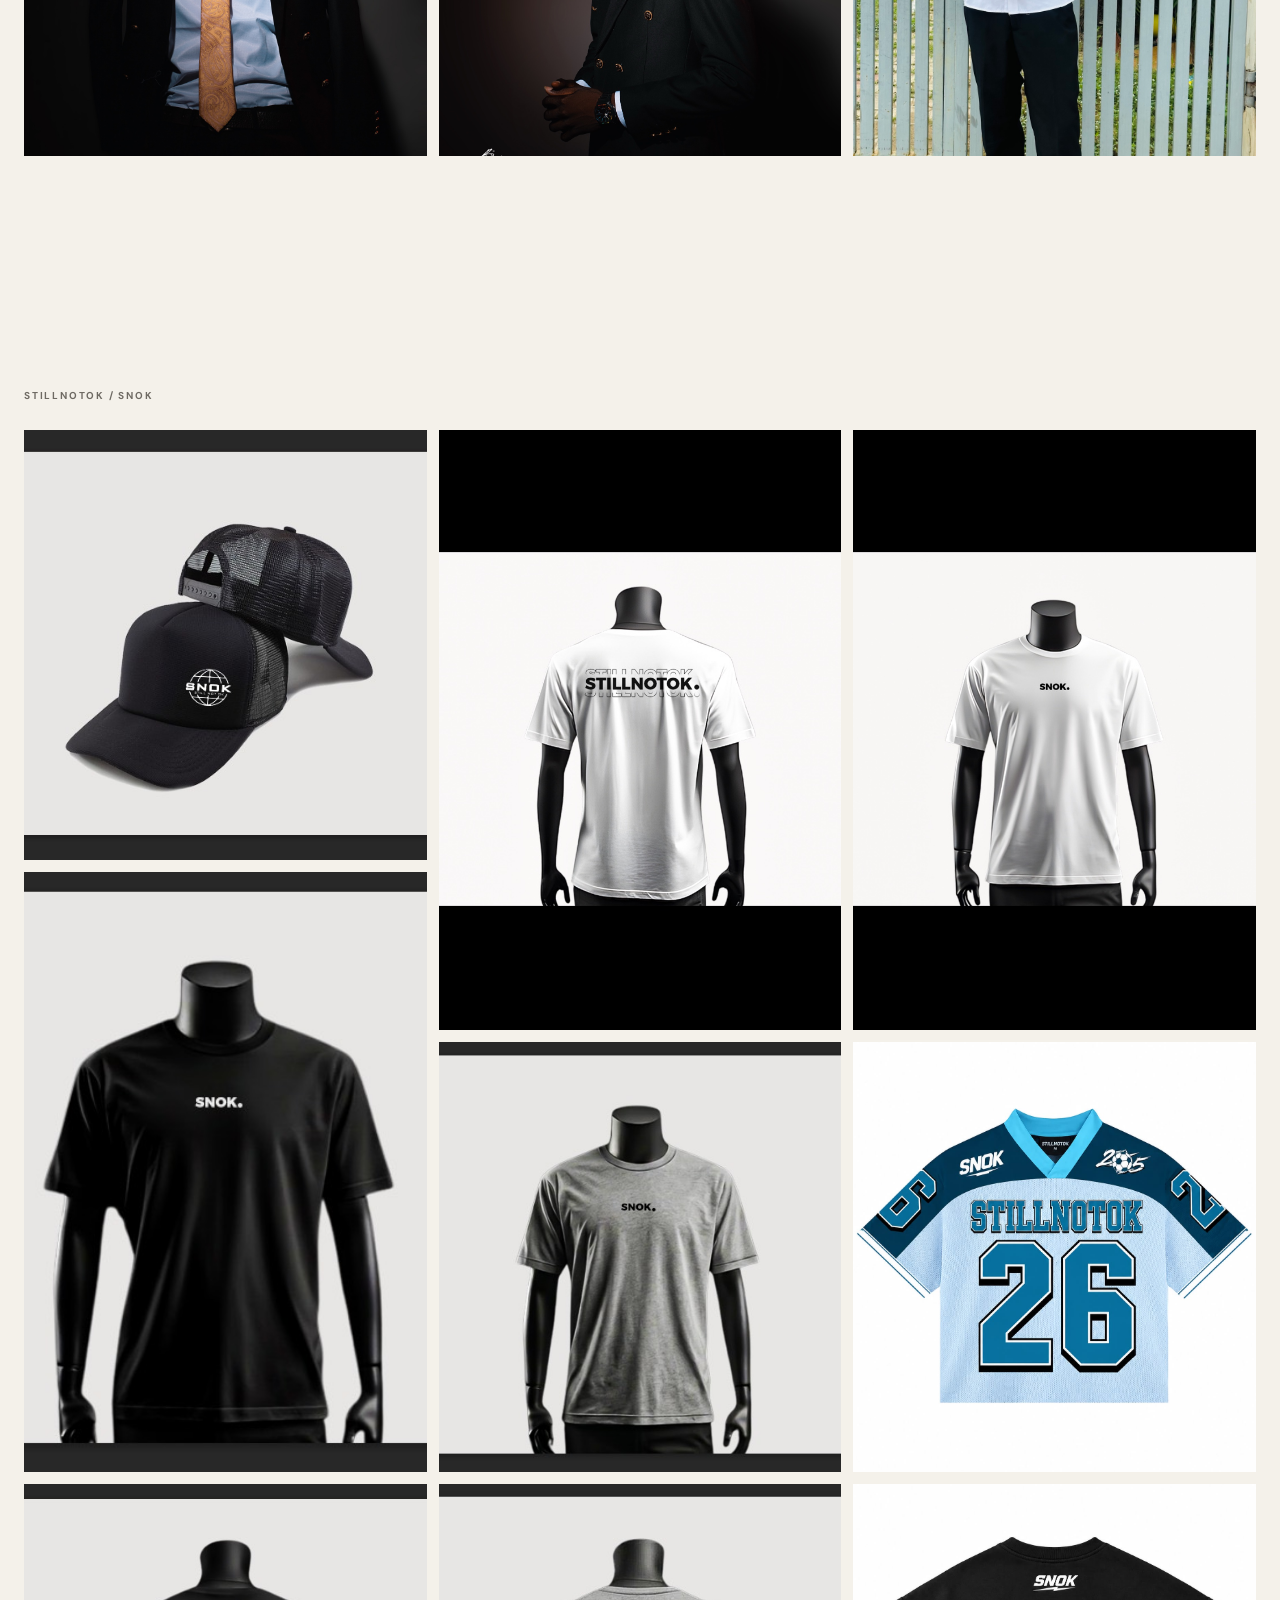
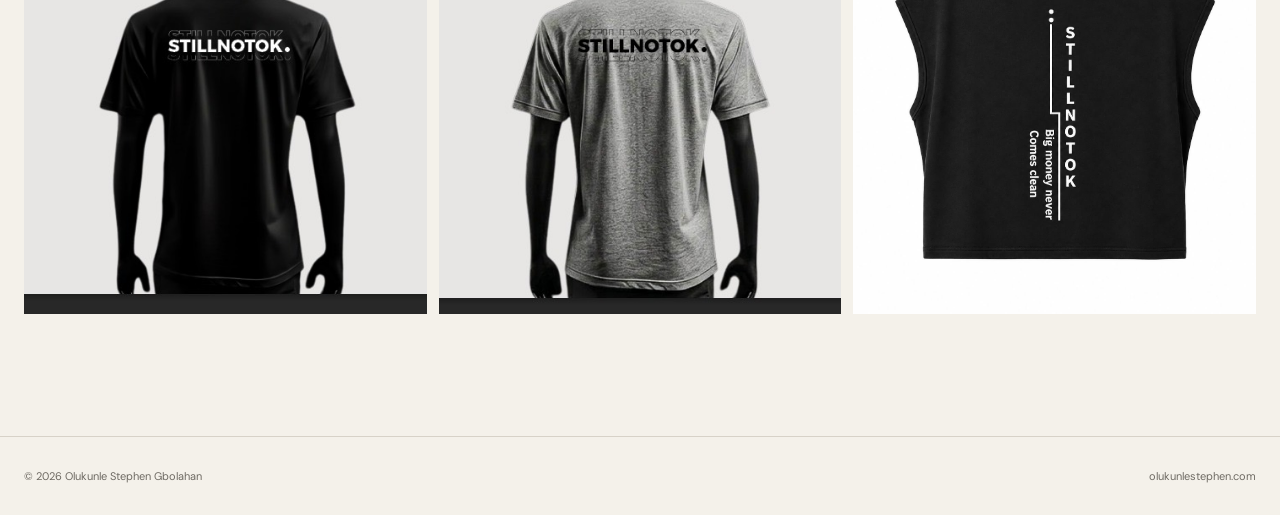
<file: gallery.html>
<!doctype html><html lang="en"><head><meta charset="utf-8"><meta name="viewport" content="width=device-width,initial-scale=1"><title>Gallery | Olukunle Stephen Gbolahan</title><meta name="description" content="Visual archive of Olukunle Stephen Gbolahan and Stillnotok."><meta name="author" content="Olukunle Stephen Gbolahan"><meta name="robots" content="index,follow,max-image-preview:large"><link rel="canonical" href="https://olukunlestephen.com/gallery.html"><link rel="stylesheet" href="styles.css"></head><body><header class="nav"><div class="wrap navin"><a class="logo" href="index.html">OLUKUNLE STEPHEN</a><nav class="links"><a href="about.html">About</a><a href="journey.html">Journey</a><a href="career.html">Career</a><a href="projects.html">Projects</a><a href="stillnotok.html">Stillnotok</a><a href="gallery.html">Gallery</a><a href="articles.html">Articles</a><a href="contact.html">Connect</a></nav></div></header><main>
<section class="wrap pagehead"><div class="eyebrow">06 / Gallery</div><h1>The visual<br>archive.</h1><p>People, moments, work and the visual world around the journey.</p></section>
<section class="wrap section"><div class="eyebrow" style="margin-bottom:25px">Olukunle Stephen</div><div class="gallery"><div class="tile tall"><img src="assets/personal-01.jpeg" alt="Olukunle Stephen"></div><div class="tile"><img src="assets/personal-02.jpeg" alt="Olukunle Stephen"></div><div class="tile tall"><img src="assets/personal-03.jpeg" alt="Olukunle Stephen"></div><div class="tile"><img src="assets/personal-04.jpeg" alt="Olukunle Stephen"></div><div class="tile tall"><img src="assets/personal-05.jpeg" alt="Olukunle Stephen"></div><div class="tile"><img src="assets/personal-06.jpeg" alt="Olukunle Stephen"></div></div></section>
<section class="wrap section"><div class="eyebrow" style="margin-bottom:25px">Stillnotok / SNOK</div><div class="gallery"><div class="tile"><img src="assets/brand-01.jpeg" alt="Stillnotok"></div><div class="tile tall"><img src="assets/brand-02.jpeg" alt="Stillnotok"></div><div class="tile"><img src="assets/brand-03.jpeg" alt="Stillnotok"></div><div class="tile tall"><img src="assets/brand-04.jpeg" alt="Stillnotok"></div><div class="tile"><img src="assets/brand-05.jpeg" alt="Stillnotok"></div><div class="tile"><img src="assets/brand-06.jpeg" alt="Stillnotok"></div><div class="tile tall"><img src="assets/brand-07.jpeg" alt="Stillnotok"></div><div class="tile"><img src="assets/brand-08.jpeg" alt="Stillnotok"></div><div class="tile"><img src="assets/brand-09.jpeg" alt="Stillnotok"></div></div></section></main><footer><div class="wrap footerin"><span>© 2026 Olukunle Stephen Gbolahan</span><span>olukunlestephen.com</span></div></footer>
<!-- Ask Olukunle AI -->
<div id="ask-ai-root" aria-live="polite"></div>
<script src="ask-ai.js" defer></script>


<script src="birthday-popup.js" defer></script>
</body></html>
</file>
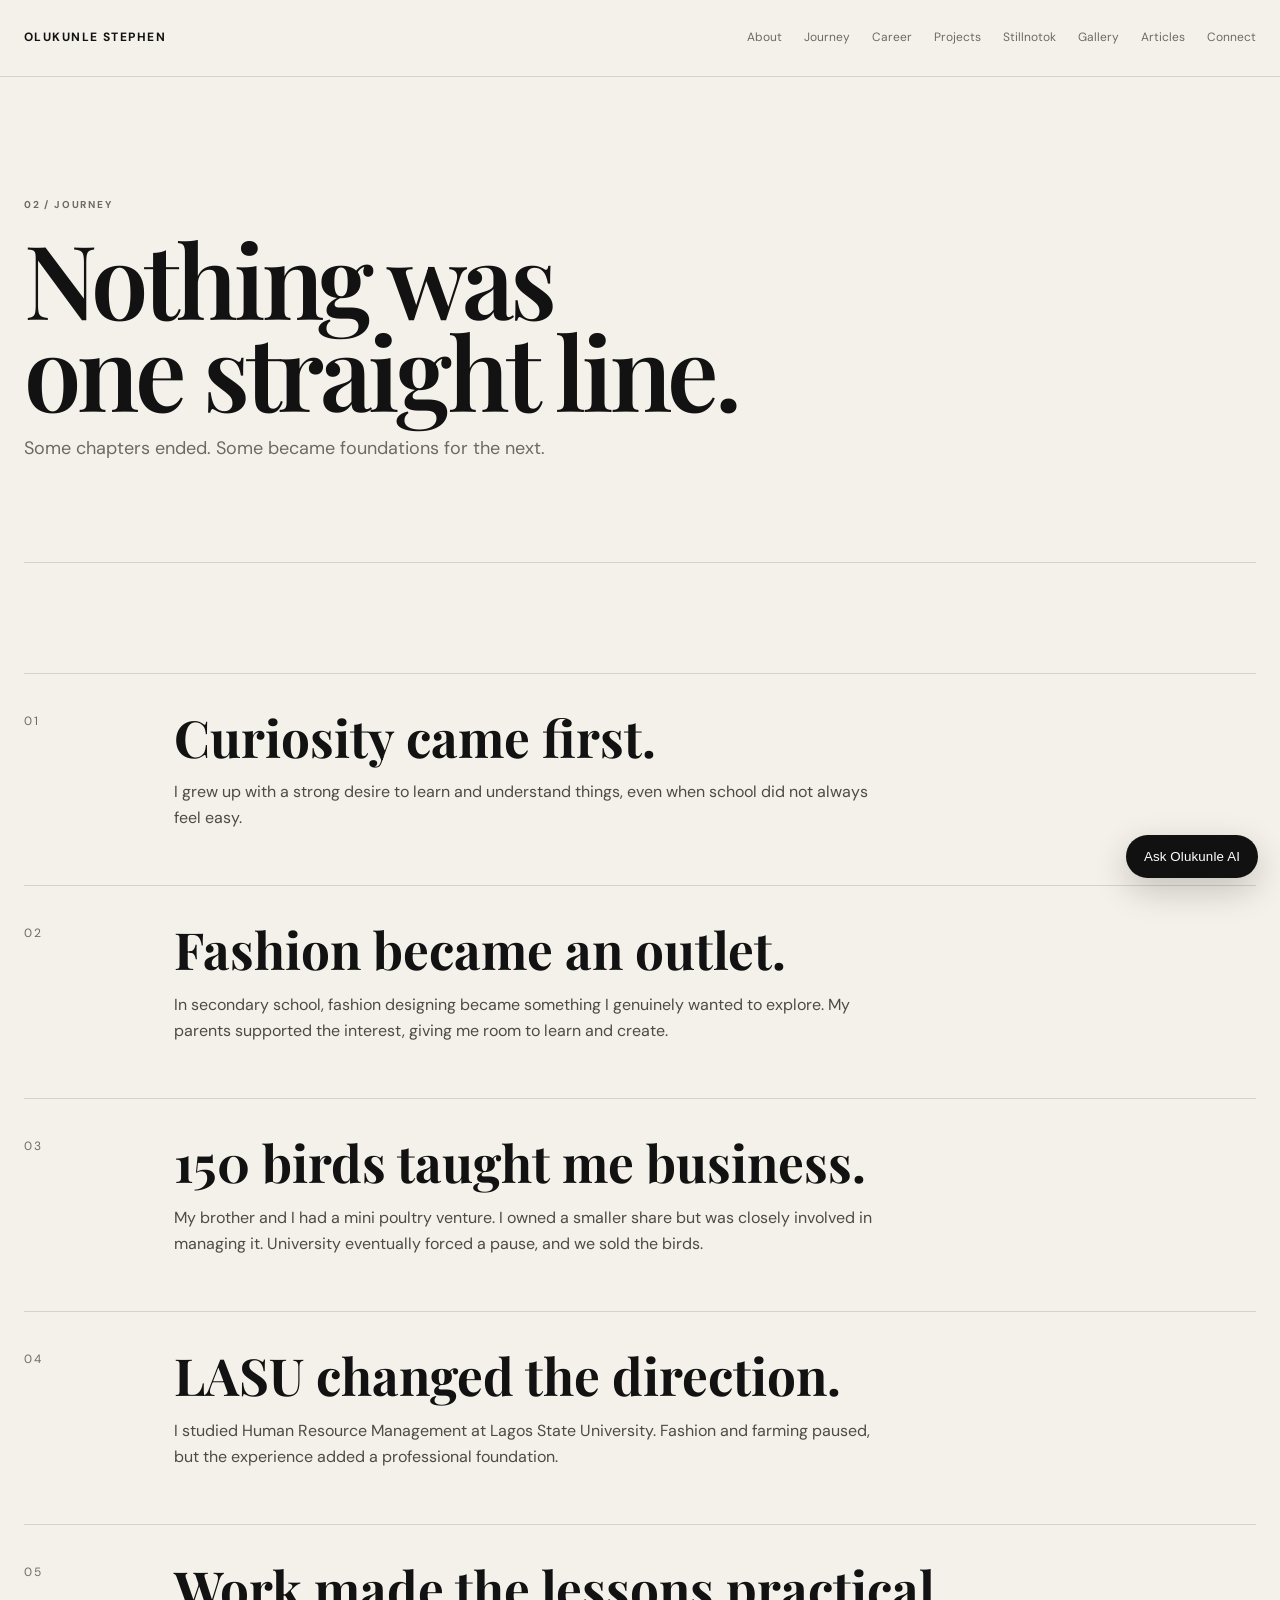
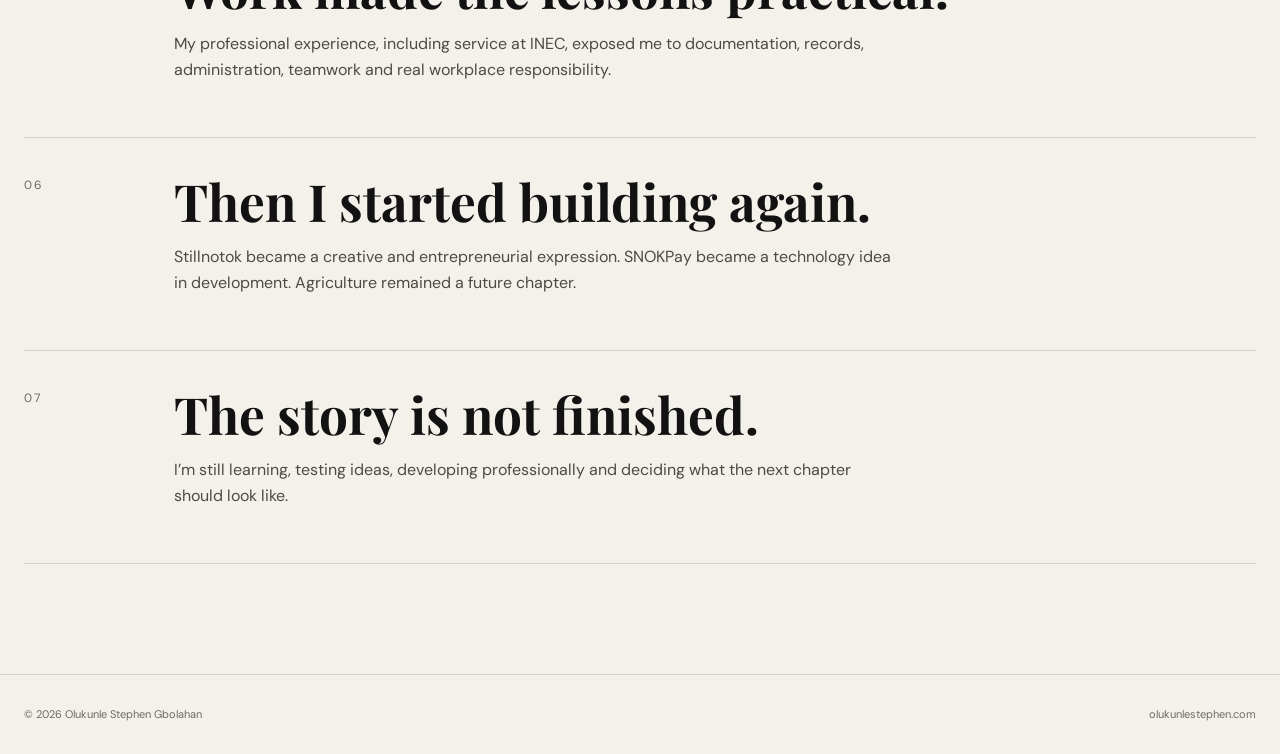
<file: journey.html>
<!doctype html><html lang="en"><head><meta charset="utf-8"><meta name="viewport" content="width=device-width,initial-scale=1"><title>The Journey of Olukunle Stephen Gbolahan</title><meta name="description" content="The personal journey of Olukunle Stephen Gbolahan through education, fashion, farming, professional development and entrepreneurship."><meta name="author" content="Olukunle Stephen Gbolahan"><meta name="robots" content="index,follow,max-image-preview:large"><link rel="canonical" href="https://olukunlestephen.com/journey.html"><link rel="stylesheet" href="styles.css"></head><body><header class="nav"><div class="wrap navin"><a class="logo" href="index.html">OLUKUNLE STEPHEN</a><nav class="links"><a href="about.html">About</a><a href="journey.html">Journey</a><a href="career.html">Career</a><a href="projects.html">Projects</a><a href="stillnotok.html">Stillnotok</a><a href="gallery.html">Gallery</a><a href="articles.html">Articles</a><a href="contact.html">Connect</a></nav></div></header><main>
<section class="wrap pagehead"><div class="eyebrow">02 / Journey</div><h1>Nothing was<br>one straight line.</h1><p>Some chapters ended. Some became foundations for the next.</p></section>
<section class="wrap section"><div class="story"><div class="num">01</div><div><h2>Curiosity came first.</h2><p>I grew up with a strong desire to learn and understand things, even when school did not always feel easy.</p></div></div>
<div class="story"><div class="num">02</div><div><h2>Fashion became an outlet.</h2><p>In secondary school, fashion designing became something I genuinely wanted to explore. My parents supported the interest, giving me room to learn and create.</p></div></div>
<div class="story"><div class="num">03</div><div><h2>150 birds taught me business.</h2><p>My brother and I had a mini poultry venture. I owned a smaller share but was closely involved in managing it. University eventually forced a pause, and we sold the birds.</p></div></div>
<div class="story"><div class="num">04</div><div><h2>LASU changed the direction.</h2><p>I studied Human Resource Management at Lagos State University. Fashion and farming paused, but the experience added a professional foundation.</p></div></div>
<div class="story"><div class="num">05</div><div><h2>Work made the lessons practical.</h2><p>My professional experience, including service at INEC, exposed me to documentation, records, administration, teamwork and real workplace responsibility.</p></div></div>
<div class="story"><div class="num">06</div><div><h2>Then I started building again.</h2><p>Stillnotok became a creative and entrepreneurial expression. SNOKPay became a technology idea in development. Agriculture remained a future chapter.</p></div></div>
<div class="story"><div class="num">07</div><div><h2>The story is not finished.</h2><p>I’m still learning, testing ideas, developing professionally and deciding what the next chapter should look like.</p></div></div></section></main><footer><div class="wrap footerin"><span>© 2026 Olukunle Stephen Gbolahan</span><span>olukunlestephen.com</span></div></footer>
<!-- Ask Olukunle AI -->
<div id="ask-ai-root" aria-live="polite"></div>
<script src="ask-ai.js" defer></script>


<script src="birthday-popup.js" defer></script>
</body></html>
</file>
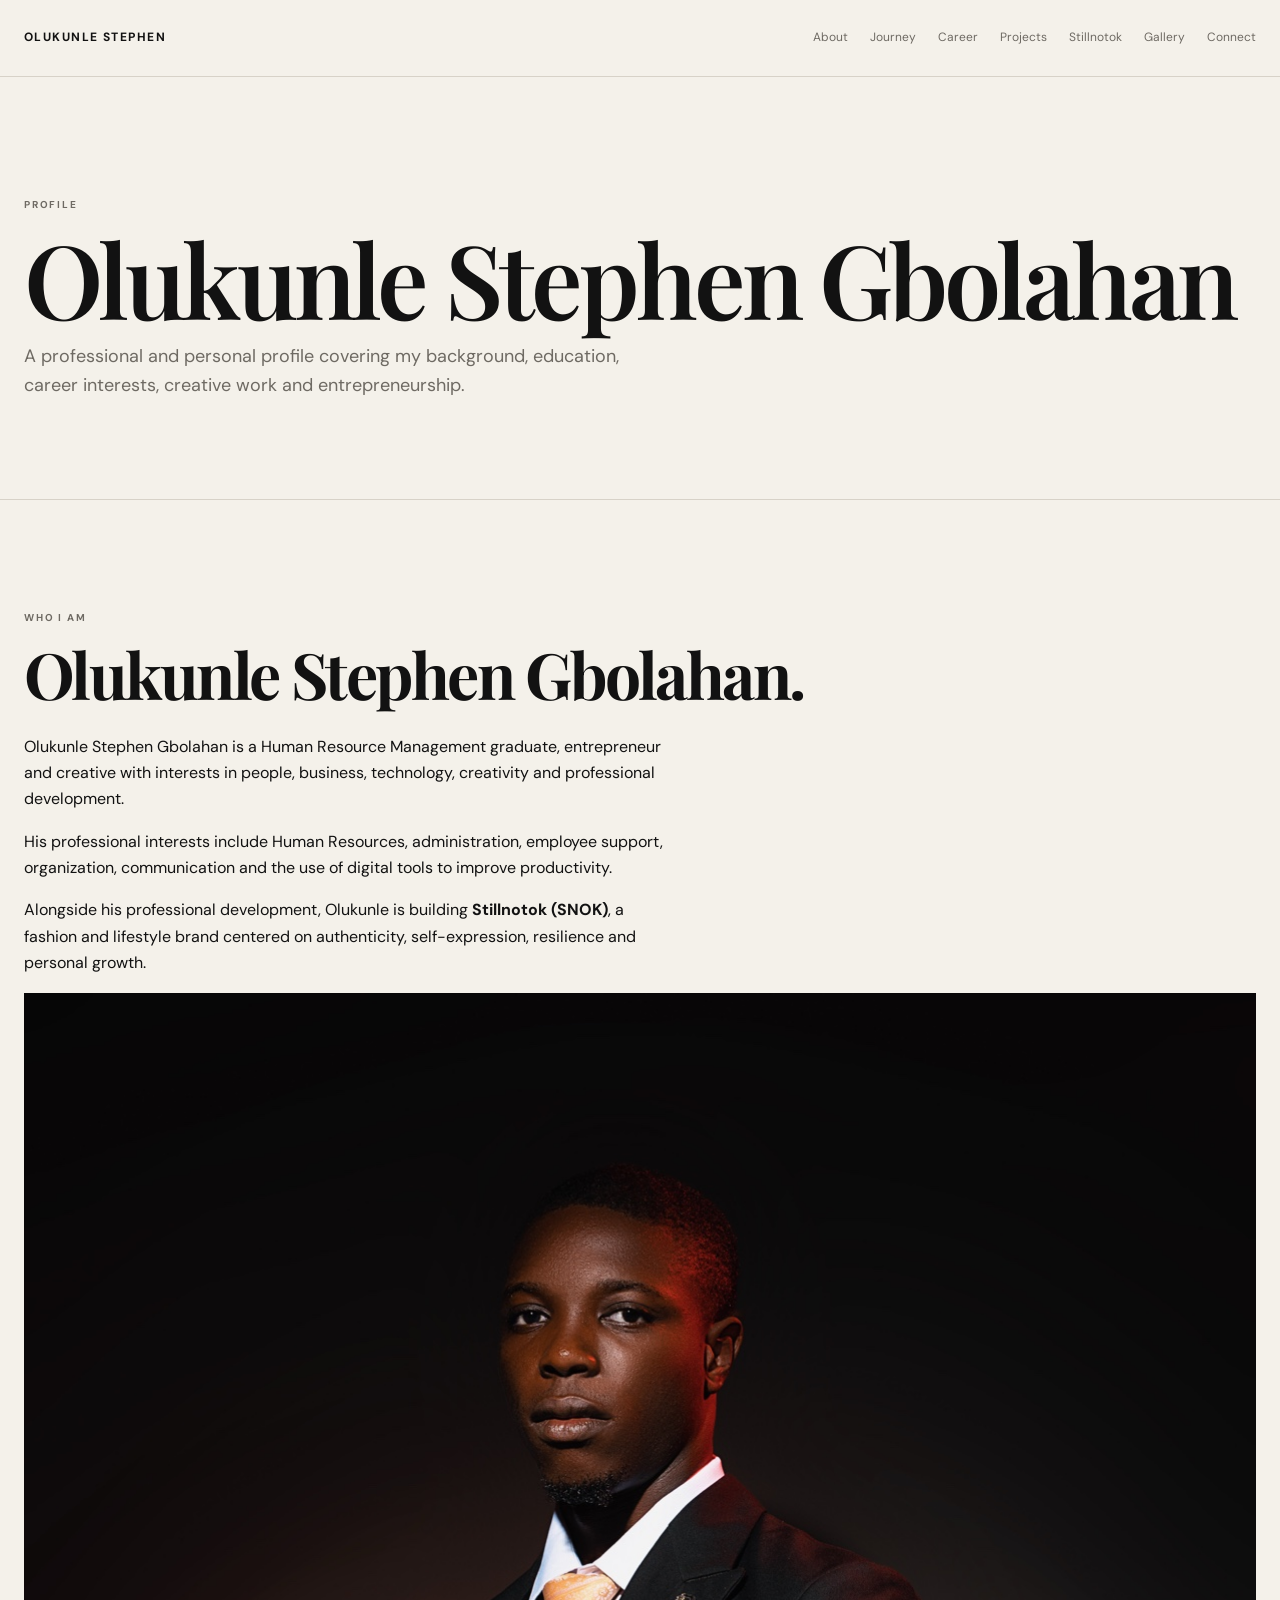
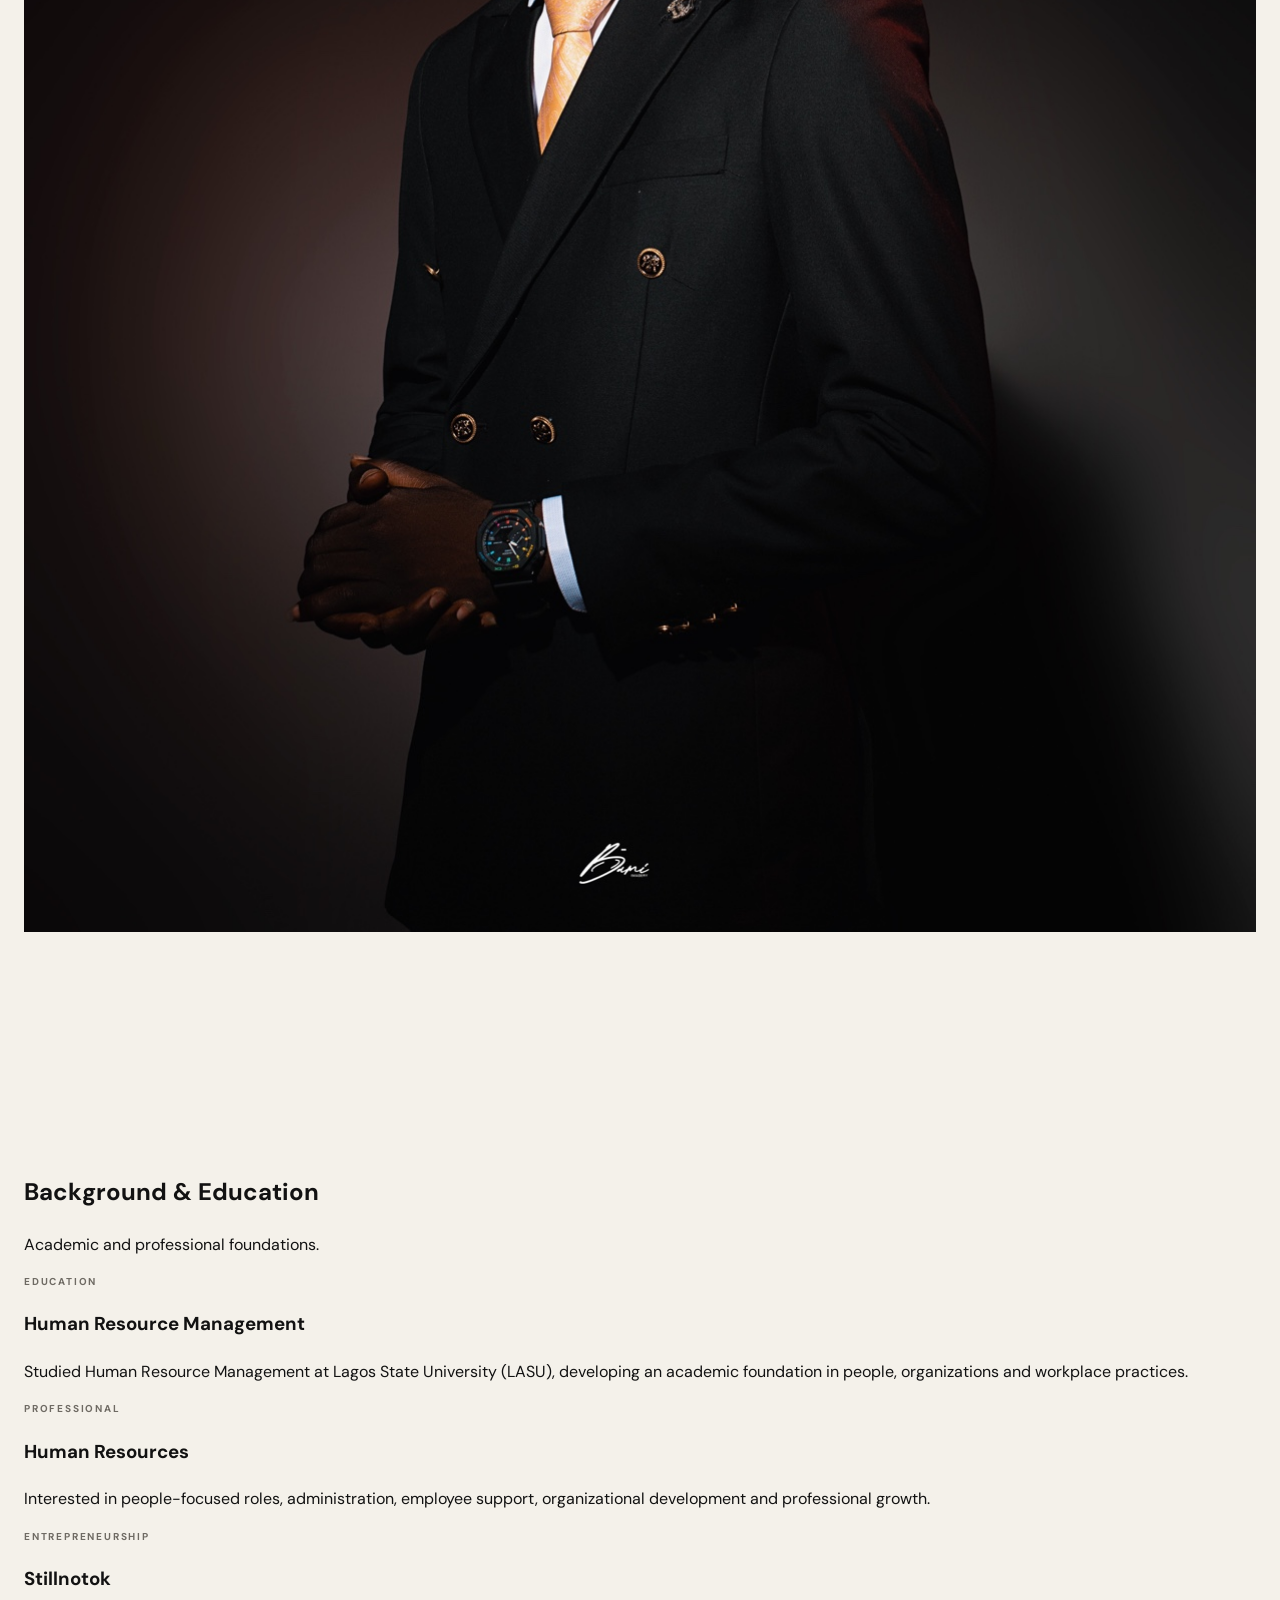
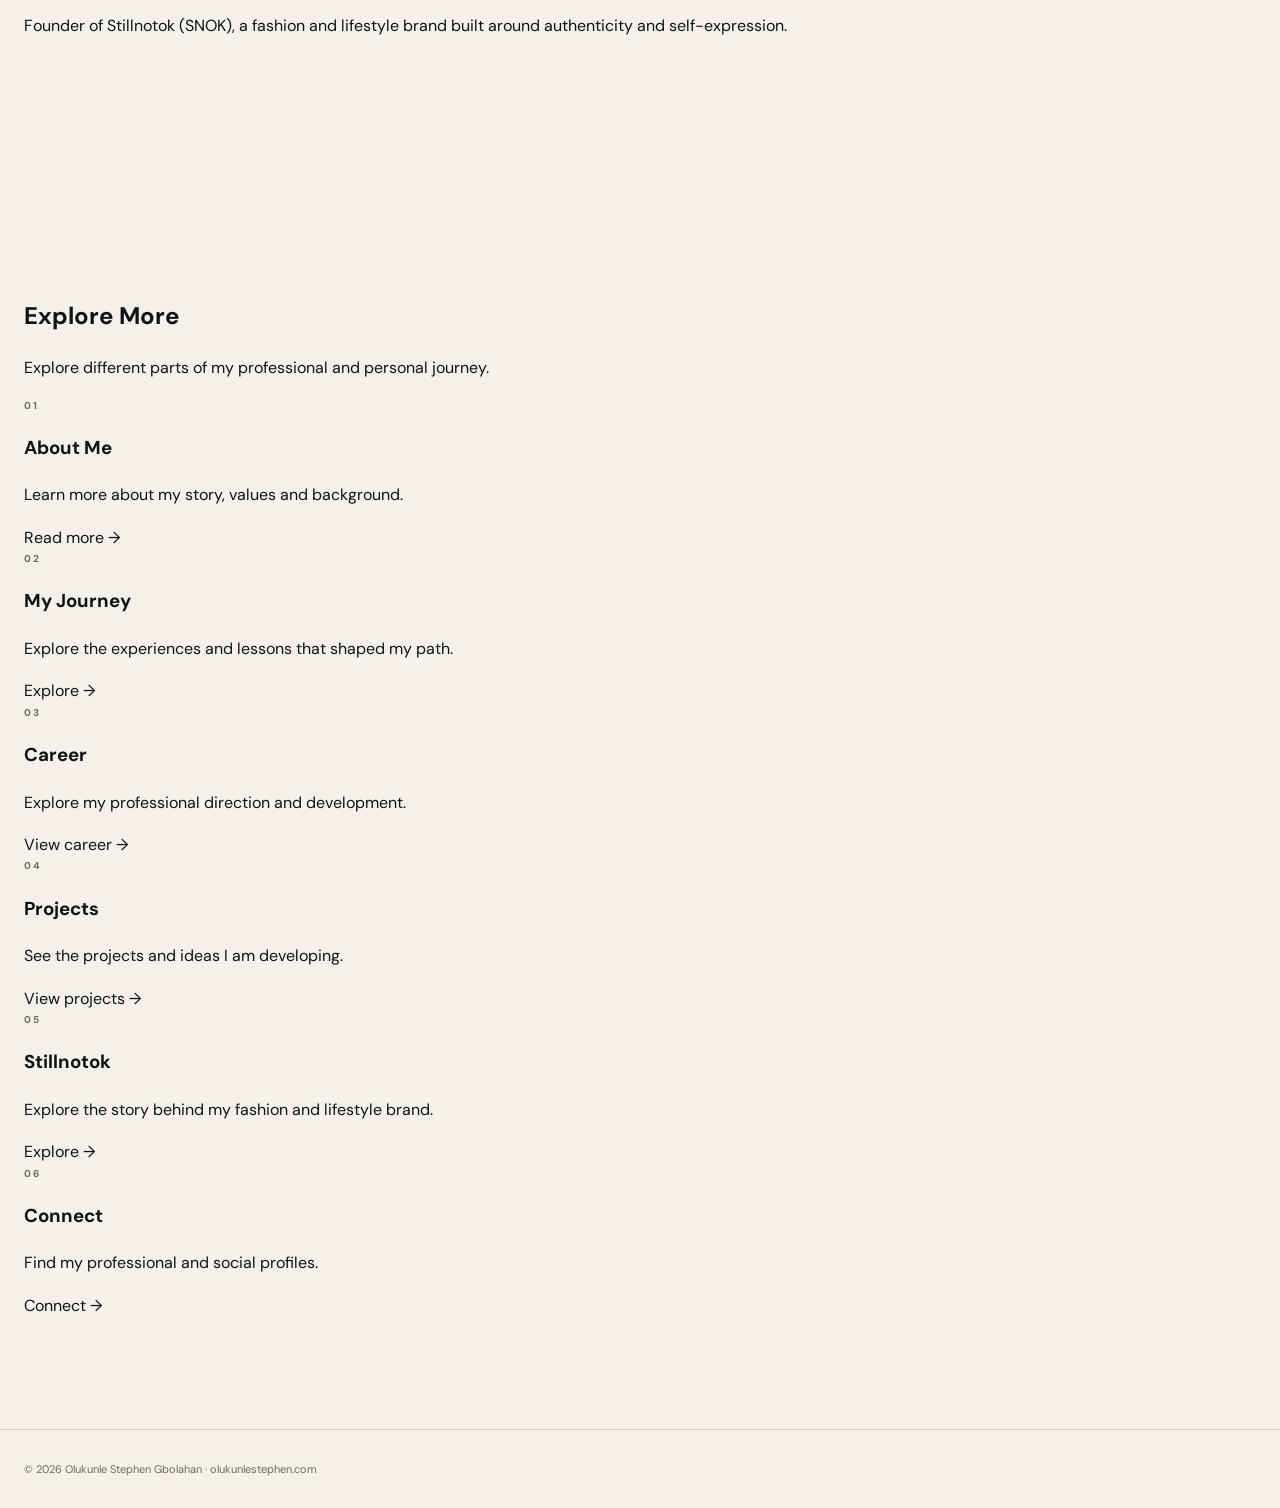
<file: profile.html>
<!doctype html>
<html lang="en">
<head>
<meta charset="utf-8">
<meta name="viewport" content="width=device-width,initial-scale=1">

<title>Olukunle Stephen Gbolahan | Profile</title>

<meta name="description" content="Profile of Olukunle Stephen Gbolahan, a Human Resource Management graduate, entrepreneur, creative and founder of Stillnotok.">

<meta name="author" content="Olukunle Stephen Gbolahan">

<link rel="canonical" href="https://olukunlestephen.com/profile.html">

<link rel="stylesheet" href="styles.css">

<script type="application/ld+json">
{
  "@context": "https://schema.org",
  "@type": "ProfilePage",
  "name": "Olukunle Stephen Gbolahan | Profile",
  "url": "https://olukunlestephen.com/profile.html",
  "mainEntity": {
    "@type": "Person",
    "@id": "https://olukunlestephen.com/#person",
    "name": "Olukunle Stephen Gbolahan",
    "url": "https://olukunlestephen.com/",
    "image": "https://olukunlestephen.com/assets/personal-01.jpeg",
    "jobTitle": "Human Resource Management Professional",
    "description": "Olukunle Stephen Gbolahan is a Human Resource Management graduate, entrepreneur, creative and founder of Stillnotok.",
    "alumniOf": {
      "@type": "CollegeOrUniversity",
      "name": "Lagos State University",
      "alternateName": "LASU"
    },
    "sameAs": [
      "https://www.linkedin.com/in/olukunle-stephen-813b943a7",
      "https://www.instagram.com/__lamzy___"
    ]
  }
}
</script>

</head>

<body>

<header class="nav">
<div class="wrap navin">

<a class="logo" href="index.html">OLUKUNLE STEPHEN</a>

<nav class="links">
<a href="about.html">About</a>
<a href="journey.html">Journey</a>
<a href="career.html">Career</a>
<a href="projects.html">Projects</a>
<a href="stillnotok.html">Stillnotok</a>
<a href="gallery.html">Gallery</a>
<a href="contact.html">Connect</a>
</nav>

</div>
</header>

<main>

<section class="pagehead">
<div class="wrap">

<div class="eyebrow">Profile</div>

<h1>Olukunle Stephen Gbolahan</h1>

<p>
A professional and personal profile covering my background,
education, career interests, creative work and entrepreneurship.
</p>

</div>
</section>

<section class="wrap section two">

<div class="copy">

<div class="eyebrow">Who I Am</div>

<h2>Olukunle Stephen Gbolahan.</h2>

<p>
Olukunle Stephen Gbolahan is a Human Resource Management graduate,
entrepreneur and creative with interests in people, business,
technology, creativity and professional development.
</p>

<p>
His professional interests include Human Resources, administration,
employee support, organization, communication and the use of digital
tools to improve productivity.
</p>

<p>
Alongside his professional development, Olukunle is building
<strong>Stillnotok (SNOK)</strong>, a fashion and lifestyle brand
centered on authenticity, self-expression, resilience and personal growth.
</p>

</div>

<div class="photo">
<img src="assets/personal-01.jpeg" alt="Olukunle Stephen Gbolahan">
</div>

</section>

<section class="wrap section">

<div class="head">
<h2>Background & Education</h2>
<p>Academic and professional foundations.</p>
</div>

<div class="grid3">

<div class="card">
<div class="eyebrow">Education</div>
<h3>Human Resource Management</h3>
<p>
Studied Human Resource Management at Lagos State University (LASU),
developing an academic foundation in people, organizations and
workplace practices.
</p>
</div>

<div class="card">
<div class="eyebrow">Professional</div>
<h3>Human Resources</h3>
<p>
Interested in people-focused roles, administration, employee support,
organizational development and professional growth.
</p>
</div>

<div class="card">
<div class="eyebrow">Entrepreneurship</div>
<h3>Stillnotok</h3>
<p>
Founder of Stillnotok (SNOK), a fashion and lifestyle brand built
around authenticity and self-expression.
</p>
</div>

</div>

</section>

<section class="wrap section">

<div class="head">
<h2>Explore More</h2>
<p>Explore different parts of my professional and personal journey.</p>
</div>

<div class="grid3">

<a class="card" href="about.html">
<div class="eyebrow">01</div>
<h3>About Me</h3>
<p>Learn more about my story, values and background.</p>
<span class="arrow">Read more →</span>
</a>

<a class="card" href="journey.html">
<div class="eyebrow">02</div>
<h3>My Journey</h3>
<p>Explore the experiences and lessons that shaped my path.</p>
<span class="arrow">Explore →</span>
</a>

<a class="card" href="career.html">
<div class="eyebrow">03</div>
<h3>Career</h3>
<p>Explore my professional direction and development.</p>
<span class="arrow">View career →</span>
</a>

<a class="card" href="projects.html">
<div class="eyebrow">04</div>
<h3>Projects</h3>
<p>See the projects and ideas I am developing.</p>
<span class="arrow">View projects →</span>
</a>

<a class="card" href="stillnotok.html">
<div class="eyebrow">05</div>
<h3>Stillnotok</h3>
<p>Explore the story behind my fashion and lifestyle brand.</p>
<span class="arrow">Explore →</span>
</a>

<a class="card" href="contact.html">
<div class="eyebrow">06</div>
<h3>Connect</h3>
<p>Find my professional and social profiles.</p>
<span class="arrow">Connect →</span>
</a>

</div>

</section>

</main>

<footer>
<div class="wrap">
© 2026 Olukunle Stephen Gbolahan · olukunlestephen.com
</div>
</footer>

</body>
</html>
</file>
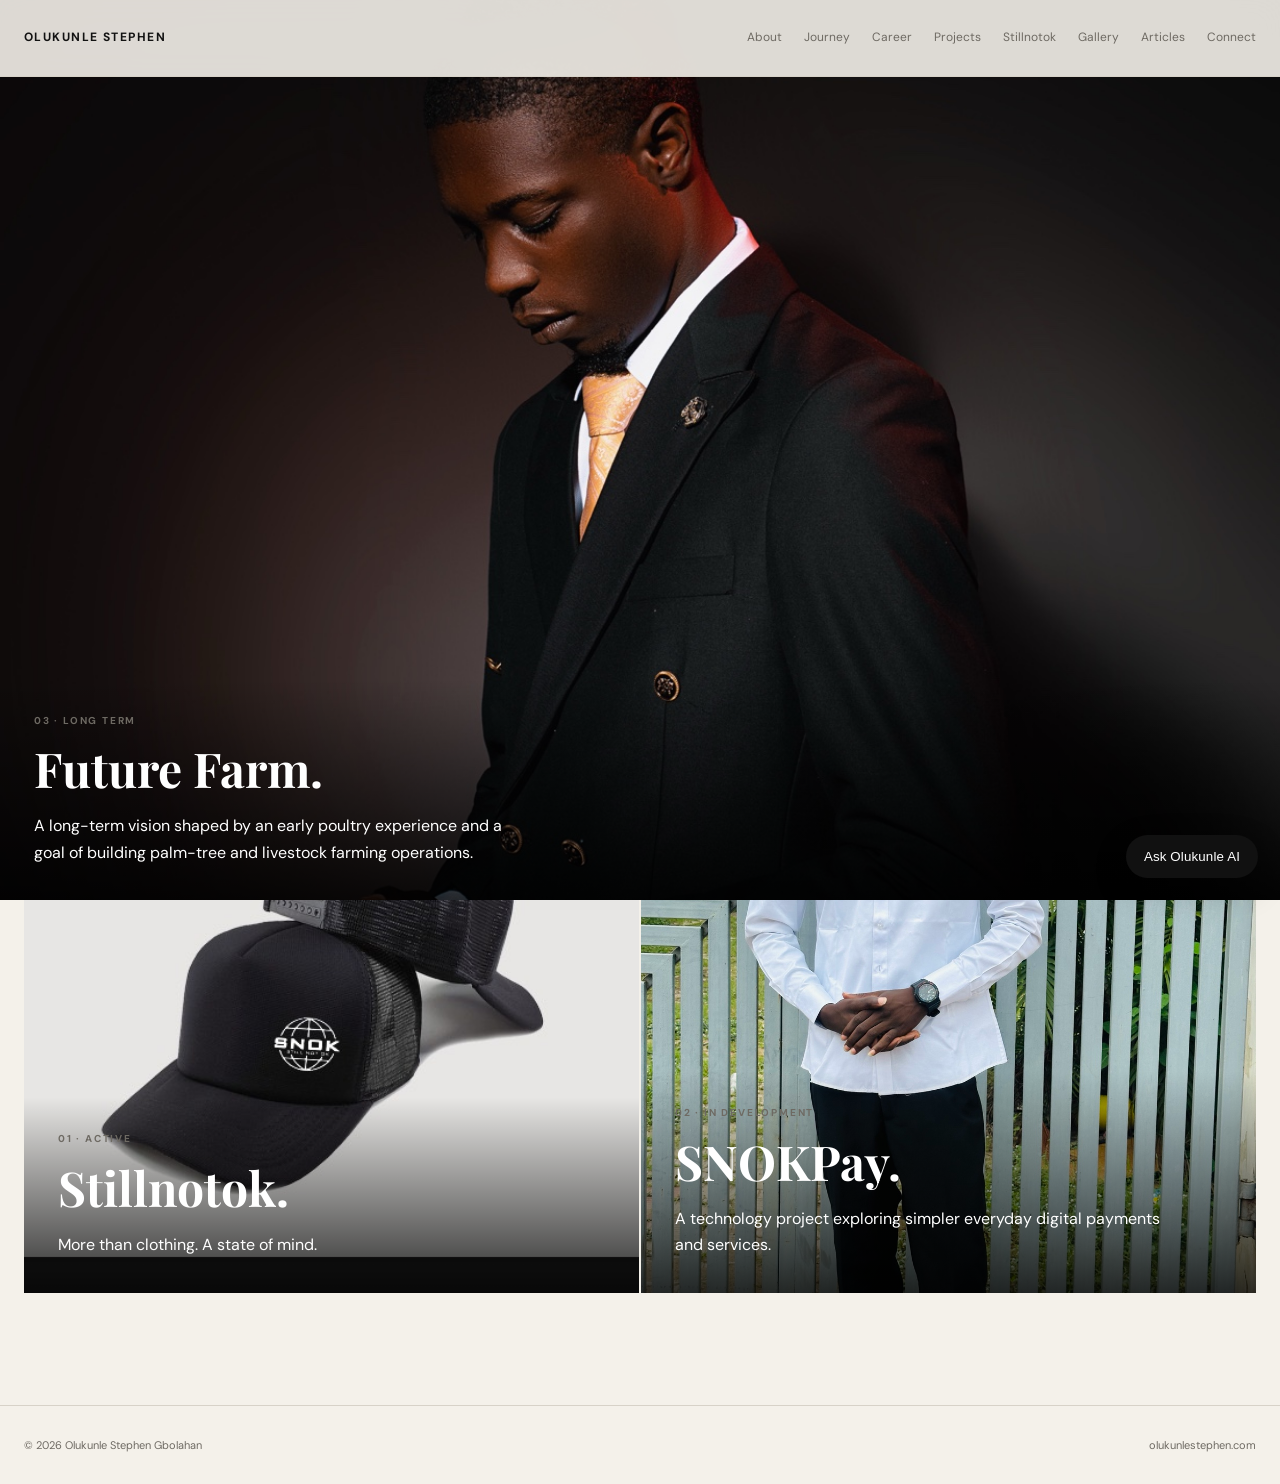
<file: projects.html>
<!doctype html><html lang="en"><head><meta charset="utf-8"><meta name="viewport" content="width=device-width,initial-scale=1"><title>Projects | Olukunle Stephen Gbolahan</title><meta name="description" content="Projects and ideas being developed by Olukunle Stephen Gbolahan across fashion, technology and agriculture."><meta name="author" content="Olukunle Stephen Gbolahan"><meta name="robots" content="index,follow,max-image-preview:large"><link rel="canonical" href="https://olukunlestephen.com/projects.html"><link rel="stylesheet" href="styles.css"></head><body><header class="nav"><div class="wrap navin"><a class="logo" href="index.html">OLUKUNLE STEPHEN</a><nav class="links"><a href="about.html">About</a><a href="journey.html">Journey</a><a href="career.html">Career</a><a href="projects.html">Projects</a><a href="stillnotok.html">Stillnotok</a><a href="gallery.html">Gallery</a><a href="articles.html">Articles</a><a href="contact.html">Connect</a></nav></div></header><main>
<section class="wrap pagehead"><div class="eyebrow">04 / Projects</div><h1>What I’m<br>building.</h1><p>Some are active projects. Others are ideas I’m carrying toward the future.</p></section>
<section class="wrap section"><div class="work">
<a href="stillnotok.html"><div class="photo"><img src="assets/brand-01.jpeg" alt="Stillnotok fashion brand"></div><div class="overlay"><div class="eyebrow">01 · Active</div><h2>Stillnotok.</h2><p>More than clothing. A state of mind.</p></div></a>
<a href="contact.html"><div class="photo"><img src="assets/personal-06.jpeg" alt="Olukunle Stephen"></div><div class="overlay"><div class="eyebrow">02 · In development</div><h2>SNOKPay.</h2><p>A technology project exploring simpler everyday digital payments and services.</p></div></a>
<div><div class="photo"><img src="assets/personal-04.jpeg" alt="Olukunle Stephen"></div><div class="overlay"><div class="eyebrow">03 · Long term</div><h2>Future Farm.</h2><p>A long-term vision shaped by an early poultry experience and a goal of building palm-tree and livestock farming operations.</p></div></div>
</div></section></main><footer><div class="wrap footerin"><span>© 2026 Olukunle Stephen Gbolahan</span><span>olukunlestephen.com</span></div></footer>
<!-- Ask Olukunle AI -->
<div id="ask-ai-root" aria-live="polite"></div>
<script src="ask-ai.js" defer></script>


<script src="birthday-popup.js" defer></script>
</body></html>
</file>
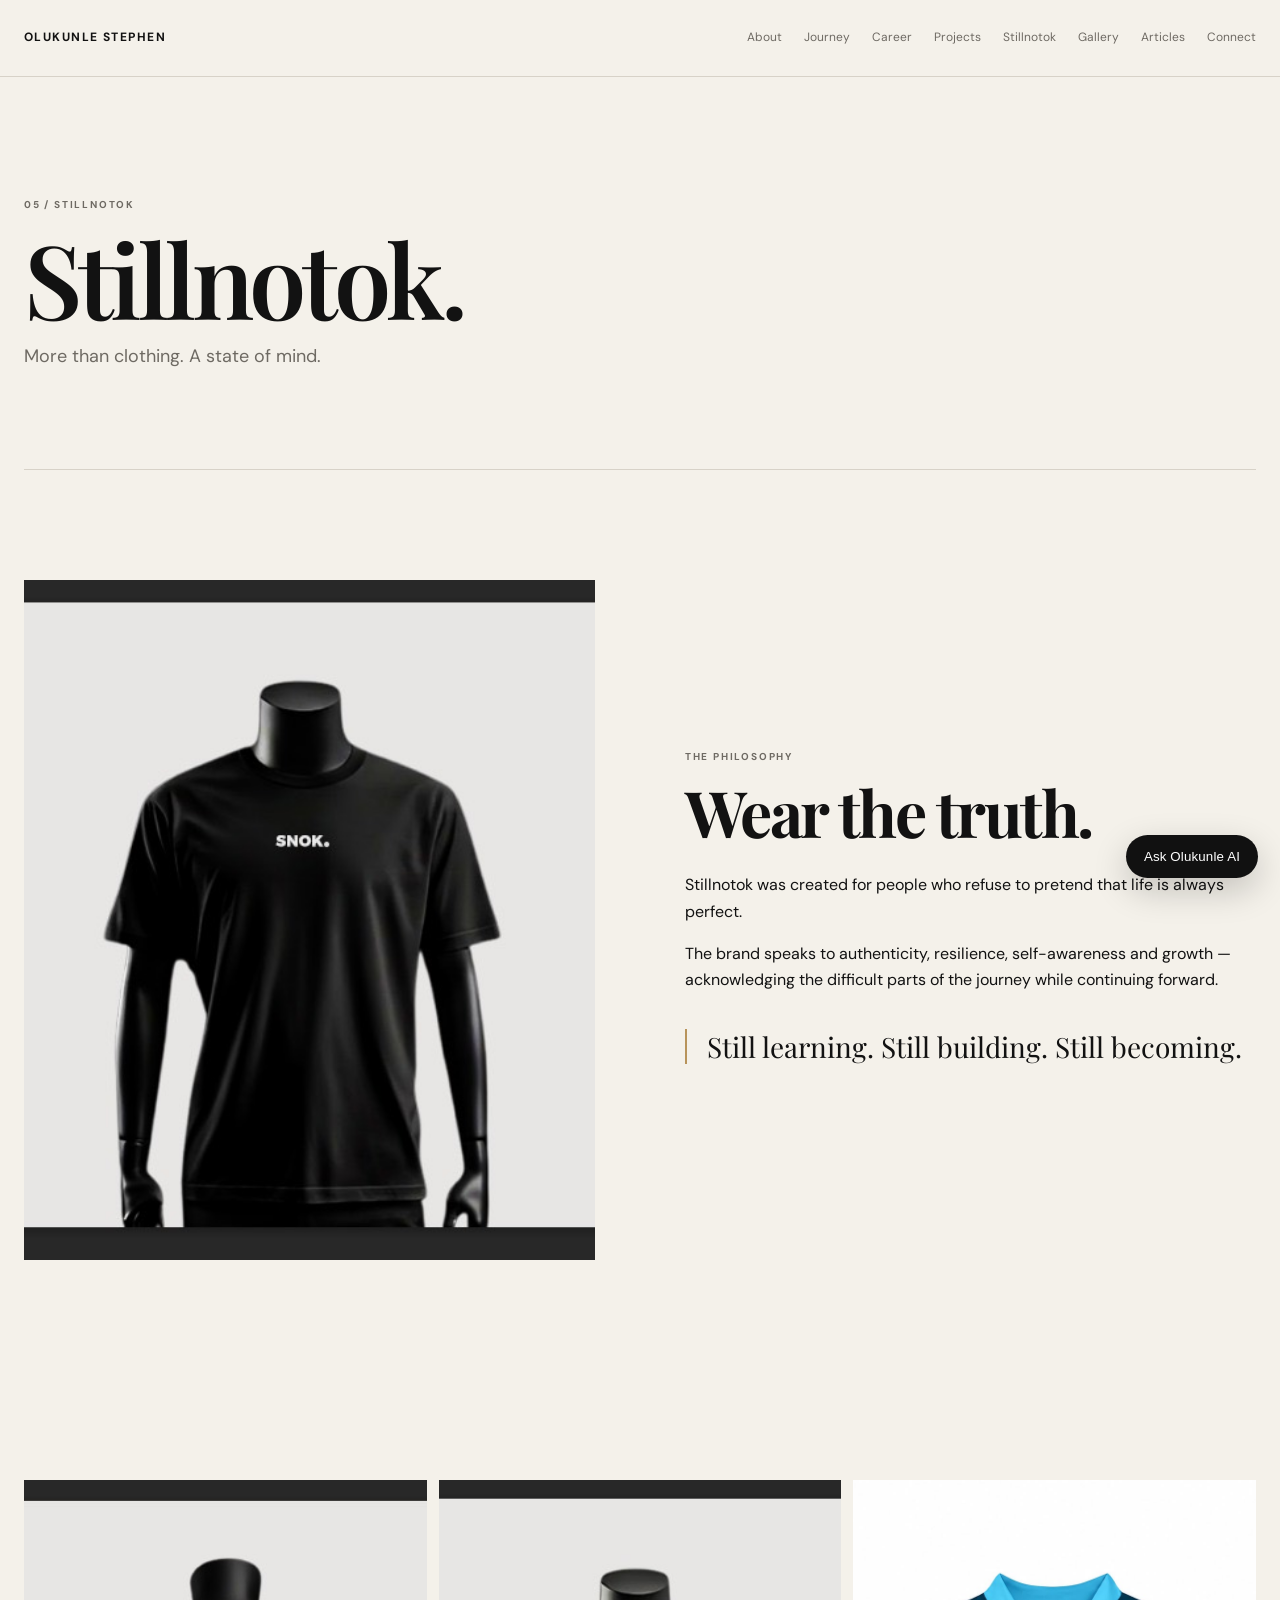
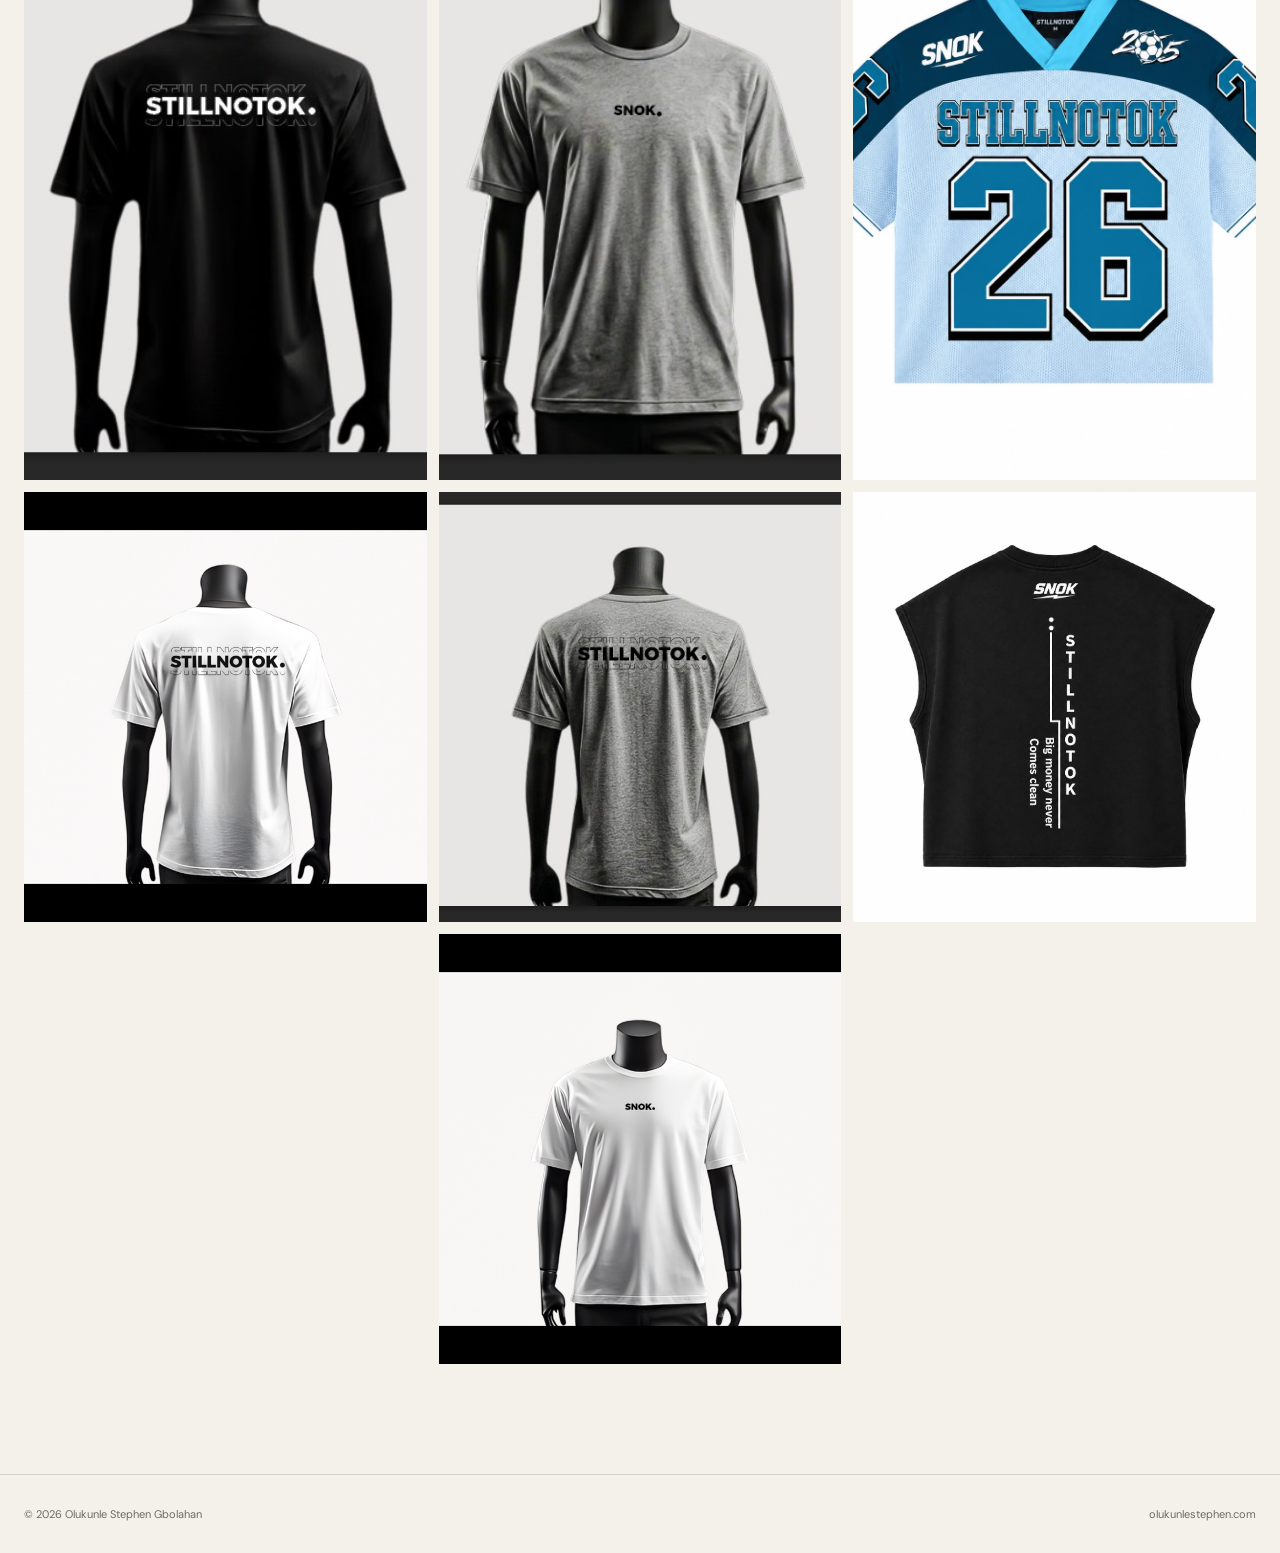
<file: stillnotok.html>
<!doctype html><html lang="en"><head><meta charset="utf-8"><meta name="viewport" content="width=device-width,initial-scale=1"><title>Stillnotok | Founded by Olukunle Stephen Gbolahan</title><meta name="description" content="Explore Stillnotok, the fashion brand founded by Olukunle Stephen Gbolahan around authenticity, resilience and growth."><meta name="author" content="Olukunle Stephen Gbolahan"><meta name="robots" content="index,follow,max-image-preview:large"><link rel="canonical" href="https://olukunlestephen.com/stillnotok.html"><link rel="stylesheet" href="styles.css"></head><body><header class="nav"><div class="wrap navin"><a class="logo" href="index.html">OLUKUNLE STEPHEN</a><nav class="links"><a href="about.html">About</a><a href="journey.html">Journey</a><a href="career.html">Career</a><a href="projects.html">Projects</a><a href="stillnotok.html">Stillnotok</a><a href="gallery.html">Gallery</a><a href="articles.html">Articles</a><a href="contact.html">Connect</a></nav></div></header><main>
<section class="wrap pagehead"><div class="eyebrow">05 / Stillnotok</div><h1>Stillnotok.</h1><p>More than clothing. A state of mind.</p></section>
<section class="wrap section split"><div class="visual"><img src="assets/brand-02.jpeg" alt="Stillnotok fashion"></div><div class="copy"><div class="eyebrow">The philosophy</div><h2>Wear the truth.</h2><p>Stillnotok was created for people who refuse to pretend that life is always perfect.</p><p>The brand speaks to authenticity, resilience, self-awareness and growth — acknowledging the difficult parts of the journey while continuing forward.</p><p class="quote">Still learning. Still building. Still becoming.</p></div></section>
<section class="wrap section"><div class="gallery"><div class="tile tall"><img src="assets/brand-03.jpeg" alt="Stillnotok"></div><div class="tile"><img src="assets/brand-04.jpeg" alt="Stillnotok"></div><div class="tile tall"><img src="assets/brand-05.jpeg" alt="Stillnotok"></div><div class="tile"><img src="assets/brand-06.jpeg" alt="Stillnotok"></div><div class="tile"><img src="assets/brand-07.jpeg" alt="Stillnotok"></div><div class="tile tall"><img src="assets/brand-08.jpeg" alt="Stillnotok"></div><div class="tile"><img src="assets/brand-09.jpeg" alt="Stillnotok"></div></div></section></main><footer><div class="wrap footerin"><span>© 2026 Olukunle Stephen Gbolahan</span><span>olukunlestephen.com</span></div></footer>
<!-- Ask Olukunle AI -->
<div id="ask-ai-root" aria-live="polite"></div>
<script src="ask-ai.js" defer></script>


<script src="birthday-popup.js" defer></script>
</body></html>
</file>
<file: styles.css>
@import url('https://fonts.googleapis.com/css2?family=DM+Sans:wght@400;500;600;700&family=Playfair+Display:wght@500;600;700&display=swap');
:root{--bg:#f4f1ea;--ink:#121212;--muted:#6e6a63;--line:#d7d2c8;--accent:#b8945b;--max:1240px}
*{box-sizing:border-box}html{scroll-behavior:smooth}body{margin:0;background:var(--bg);color:var(--ink);font-family:"DM Sans",sans-serif;line-height:1.65}a{color:inherit;text-decoration:none}img{width:100%;height:100%;object-fit:cover;display:block}.wrap{width:min(calc(100% - 48px),var(--max));margin:auto}
.nav{position:sticky;top:0;z-index:20;background:rgba(244,241,234,.9);backdrop-filter:blur(14px);border-bottom:1px solid var(--line)}.navin{min-height:76px;display:flex;align-items:center;justify-content:space-between;gap:24px}.logo{font-weight:700;letter-spacing:.12em;font-size:12px}.links{display:flex;gap:22px;flex-wrap:wrap;justify-content:flex-end}.links a{font-size:12px;color:var(--muted);transition:.2s}.links a:hover{color:var(--ink)}
.hero{min-height:calc(100vh - 77px);display:grid;grid-template-columns:1fr .78fr;gap:8vw;align-items:center;padding:72px 0}.eyebrow{font-size:10px;letter-spacing:.18em;text-transform:uppercase;color:var(--muted);font-weight:700}.hero h1{font-family:"Playfair Display",serif;font-size:clamp(64px,9vw,132px);line-height:.83;letter-spacing:-.055em;margin:24px 0 32px;font-weight:600}.lead{font-size:clamp(18px,2vw,25px);line-height:1.35;max-width:650px}.heroimg{height:min(75vh,760px);min-height:480px}.actions{display:flex;gap:12px;flex-wrap:wrap;margin-top:34px}.btn{border:1px solid var(--ink);padding:12px 18px;font-size:12px;font-weight:700;display:inline-block}.btn.primary{background:var(--ink);color:var(--bg)}
.section{padding:110px 0}.intro{display:grid;grid-template-columns:.7fr 1.3fr;gap:8vw;border-top:1px solid var(--line);padding-top:80px}.intro h2,.pagehead h1{font-family:"Playfair Display",serif;font-weight:600;letter-spacing:-.04em}.intro h2{font-size:clamp(40px,5vw,74px);line-height:.98;margin:0}.bigcopy{font-size:clamp(21px,2.4vw,34px);line-height:1.3;max-width:760px}.manifesto{padding:130px 0;text-align:center}.manifesto h2{font-family:"Playfair Display",serif;font-size:clamp(44px,7vw,96px);line-height:1;letter-spacing:-.05em;max-width:1050px;margin:20px auto}
.pagehead{padding:120px 0 80px;border-bottom:1px solid var(--line)}.pagehead h1{font-size:clamp(54px,8vw,110px);line-height:.9;margin:18px 0}.pagehead p{font-size:18px;color:var(--muted);max-width:650px}
.split{display:grid;grid-template-columns:1fr 1fr;gap:7vw;align-items:center}.visual{height:680px}.copy h2{font-family:"Playfair Display",serif;font-size:clamp(38px,5vw,68px);line-height:1;margin:15px 0 28px;letter-spacing:-.04em}.copy p{max-width:650px}.quote{font-family:"Playfair Display",serif;font-size:28px;line-height:1.25;border-left:2px solid var(--accent);padding-left:20px;margin-top:35px}
.story{display:grid;grid-template-columns:120px 1fr;gap:30px;padding:38px 0;border-top:1px solid var(--line)}.story:last-child{border-bottom:1px solid var(--line)}.story .num{font-size:12px;color:var(--muted);letter-spacing:.15em}.story h2{font-family:"Playfair Display",serif;font-size:clamp(30px,4vw,54px);line-height:1;margin:0 0 12px}.story p{max-width:720px;color:#4e4a44}
.work{display:grid;grid-template-columns:1fr 1fr;gap:2px}.work a{position:relative;min-height:620px;overflow:hidden;background:#ddd}.work .photo{position:absolute;inset:0}.work .overlay{position:absolute;inset:auto 0 0;padding:34px;background:linear-gradient(transparent,rgba(0,0,0,.8));color:white}.overlay h2{font-family:"Playfair Display",serif;font-size:48px;margin:0}.overlay p{margin:5px 0 0;max-width:500px}
.gallery{columns:3 280px;column-gap:12px}.gallery .tile{height:430px;margin-bottom:12px;break-inside:avoid;overflow:hidden}.gallery .tile.tall{height:600px}.gallery img{transition:transform .5s}.gallery .tile:hover img{transform:scale(1.035)}
.socials{display:grid;grid-template-columns:1fr 1fr;border-top:1px solid var(--line)}.social{padding:42px 24px;border-bottom:1px solid var(--line);transition:.25s}.social:nth-child(odd){border-right:1px solid var(--line)}.social:hover{background:#ebe6dc}.social small{display:block;color:var(--muted);text-transform:uppercase;letter-spacing:.12em;font-size:9px}.social strong{display:block;font-family:"Playfair Display",serif;font-size:clamp(26px,4vw,50px);margin-top:8px}
footer{border-top:1px solid var(--line);padding:30px 0;color:var(--muted);font-size:11px;display:flex}.footerin{display:flex;justify-content:space-between;gap:20px}
@media(max-width:800px){.wrap{width:min(calc(100% - 30px),var(--max))}.links{display:none}.hero{grid-template-columns:1fr;padding:55px 0}.hero h1{font-size:70px}.heroimg{height:520px;min-height:0}.section{padding:75px 0}.intro,.split{grid-template-columns:1fr;gap:40px}.visual{height:520px}.story{grid-template-columns:55px 1fr}.work{grid-template-columns:1fr}.work a{min-height:520px}.socials{grid-template-columns:1fr}.social:nth-child(odd){border-right:0}.pagehead{padding:80px 0 55px}.footerin{flex-direction:column}}

.journal-card{display:block;border-top:1px solid #d8d2c8;border-bottom:1px solid #d8d2c8;padding:34px 0;color:inherit;text-decoration:none;transition:padding .25s ease}.journal-card:hover{padding-left:18px}.journal-card h3{font-family:"Playfair Display",Georgia,serif;font-size:clamp(1.8rem,4vw,3.2rem);line-height:1.05;max-width:850px;margin:8px 0 14px}.journal-card p{max-width:650px;color:#666}.journal-card .arrow{display:inline-block;margin-top:8px}
</file>
